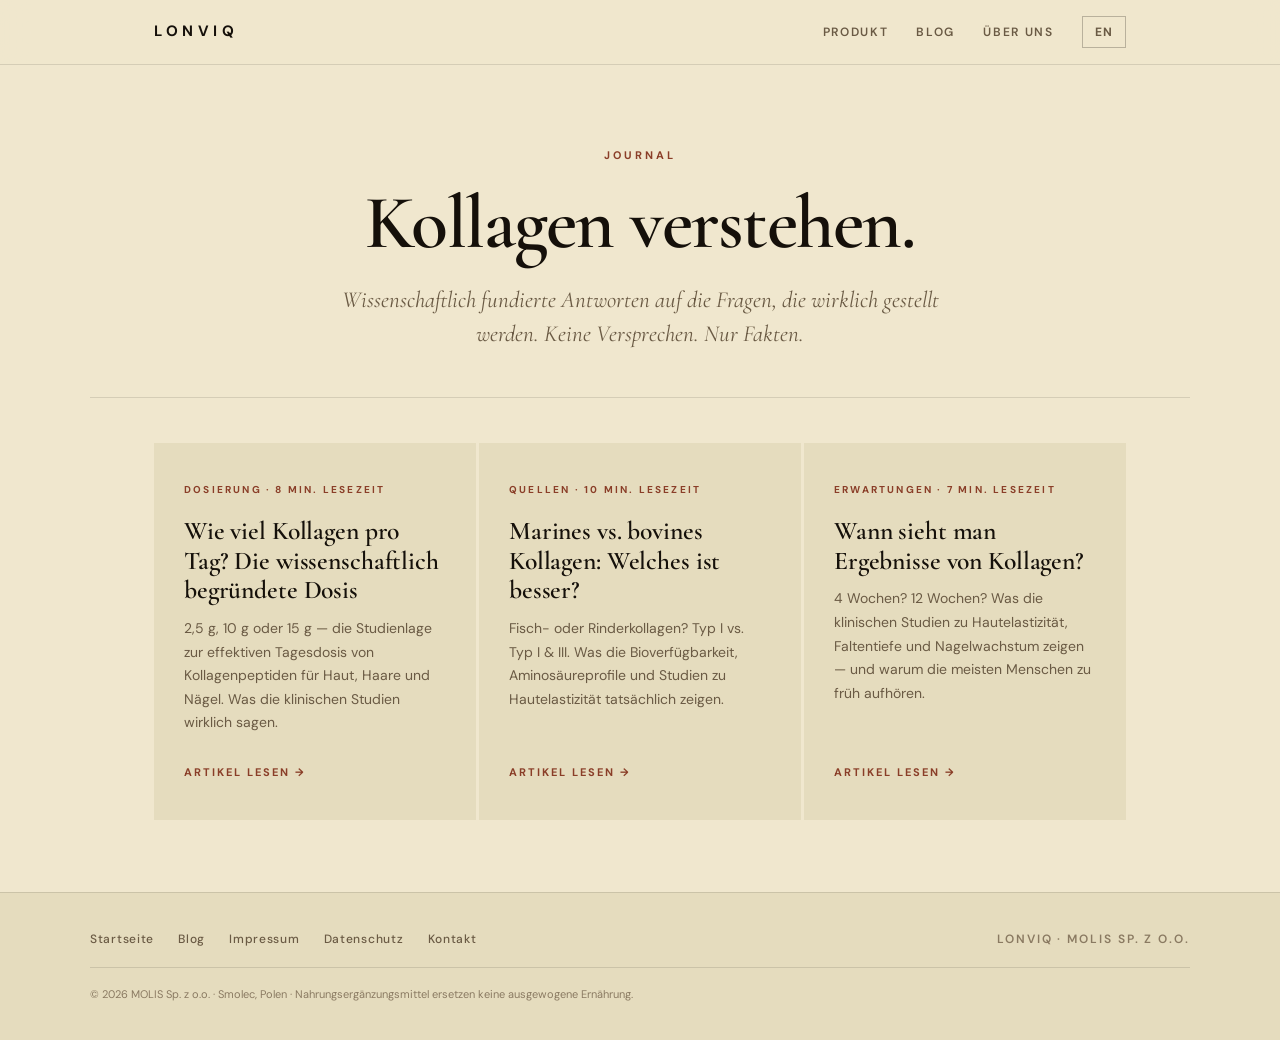
<file: blog/index.html>
<!DOCTYPE html>
<html lang="de">
<head>
<meta charset="UTF-8">
<title>Blog — Kollagen verstehen | LONVIQ</title>
<meta name="viewport" content="width=device-width, initial-scale=1.0">
<meta name="description" content="Wissenschaftlich fundierte Artikel über Kollagen: Dosierung, Quellen, Wirkung. Klare Fakten, keine Versprechen. Von LONVIQ.">
<link rel="canonical" href="https://lonviq.com/blog/">
<link rel="alternate" hreflang="de" href="https://lonviq.com/blog/">
<link rel="alternate" hreflang="en" href="https://lonviq.com/blog/index-en.html">
<link rel="alternate" hreflang="x-default" href="https://lonviq.com/blog/">

<link rel="preconnect" href="https://fonts.googleapis.com">
<link rel="preconnect" href="https://fonts.gstatic.com" crossorigin>
<link href="https://fonts.googleapis.com/css2?family=Cormorant+Garamond:wght@400;500;600&family=DM+Sans:wght@400;500;600&display=swap" rel="stylesheet">
<link rel="stylesheet" href="/blog/blog.css">

<script type="application/ld+json">
{
  "@context": "https://schema.org",
  "@type": "Blog",
  "name": "LONVIQ Blog",
  "description": "Wissenschaftlich fundierte Artikel über Kollagen, Hautgesundheit und Nahrungsergänzung.",
  "url": "https://lonviq.com/blog/",
  "publisher": {
    "@type": "Organization",
    "name": "LONVIQ",
    "url": "https://lonviq.com"
  }
}
</script>
</head>
<body>

<nav class="nav">
  <div class="nav-inner">
    <a href="/" class="logo">LONVIQ</a>
    <div class="nav-links">
      <a href="/#produkt">Produkt</a>
      <a href="/blog/">Blog</a>
      <a href="/#about">Über uns</a>
      <a href="/blog/index-en.html" class="lang-toggle">EN</a>
    </div>
  </div>
</nav>

<header class="blog-hero">
  <div class="eyebrow">Journal</div>
  <h1>Kollagen verstehen.</h1>
  <p class="lede">Wissenschaftlich fundierte Antworten auf die Fragen, die wirklich gestellt werden. Keine Versprechen. Nur Fakten.</p>
</header>

<main class="posts-grid">

  <a href="/blog/wie-viel-kollagen-pro-tag.html" class="post-card">
    <div class="card-eyebrow">Dosierung · 8 Min. Lesezeit</div>
    <h2>Wie viel Kollagen pro Tag? Die wissenschaftlich begründete Dosis</h2>
    <p>2,5 g, 10 g oder 15 g — die Studienlage zur effektiven Tagesdosis von Kollagenpeptiden für Haut, Haare und Nägel. Was die klinischen Studien wirklich sagen.</p>
    <div class="read-more">Artikel lesen →</div>
  </a>

  <a href="/blog/marines-vs-bovines-kollagen.html" class="post-card">
    <div class="card-eyebrow">Quellen · 10 Min. Lesezeit</div>
    <h2>Marines vs. bovines Kollagen: Welches ist besser?</h2>
    <p>Fisch- oder Rinderkollagen? Typ I vs. Typ I &amp; III. Was die Bioverfügbarkeit, Aminosäureprofile und Studien zu Hautelastizität tatsächlich zeigen.</p>
    <div class="read-more">Artikel lesen →</div>
  </a>

  <a href="/blog/wann-sieht-man-kollagen-ergebnisse.html" class="post-card">
    <div class="card-eyebrow">Erwartungen · 7 Min. Lesezeit</div>
    <h2>Wann sieht man Ergebnisse von Kollagen?</h2>
    <p>4 Wochen? 12 Wochen? Was die klinischen Studien zu Hautelastizität, Faltentiefe und Nagelwachstum zeigen — und warum die meisten Menschen zu früh aufhören.</p>
    <div class="read-more">Artikel lesen →</div>
  </a>

</main>

<footer class="footer">
  <div class="footer-inner">
    <div class="footer-row">
      <div>
        <a href="/">Startseite</a>
        <a href="/blog/">Blog</a>
        <a href="/imprint.html">Impressum</a>
        <a href="/privacy.html">Datenschutz</a>
        <a href="mailto:contact@lonviq.com">Kontakt</a>
      </div>
      <div>LONVIQ · MOLIS Sp. z o.o.</div>
    </div>
    <div class="footer-legal">
      © 2026 MOLIS Sp. z o.o. · Smolec, Polen · Nahrungsergänzungsmittel ersetzen keine ausgewogene Ernährung.
    </div>
  </div>
</footer>

</body>
</html>
</file>
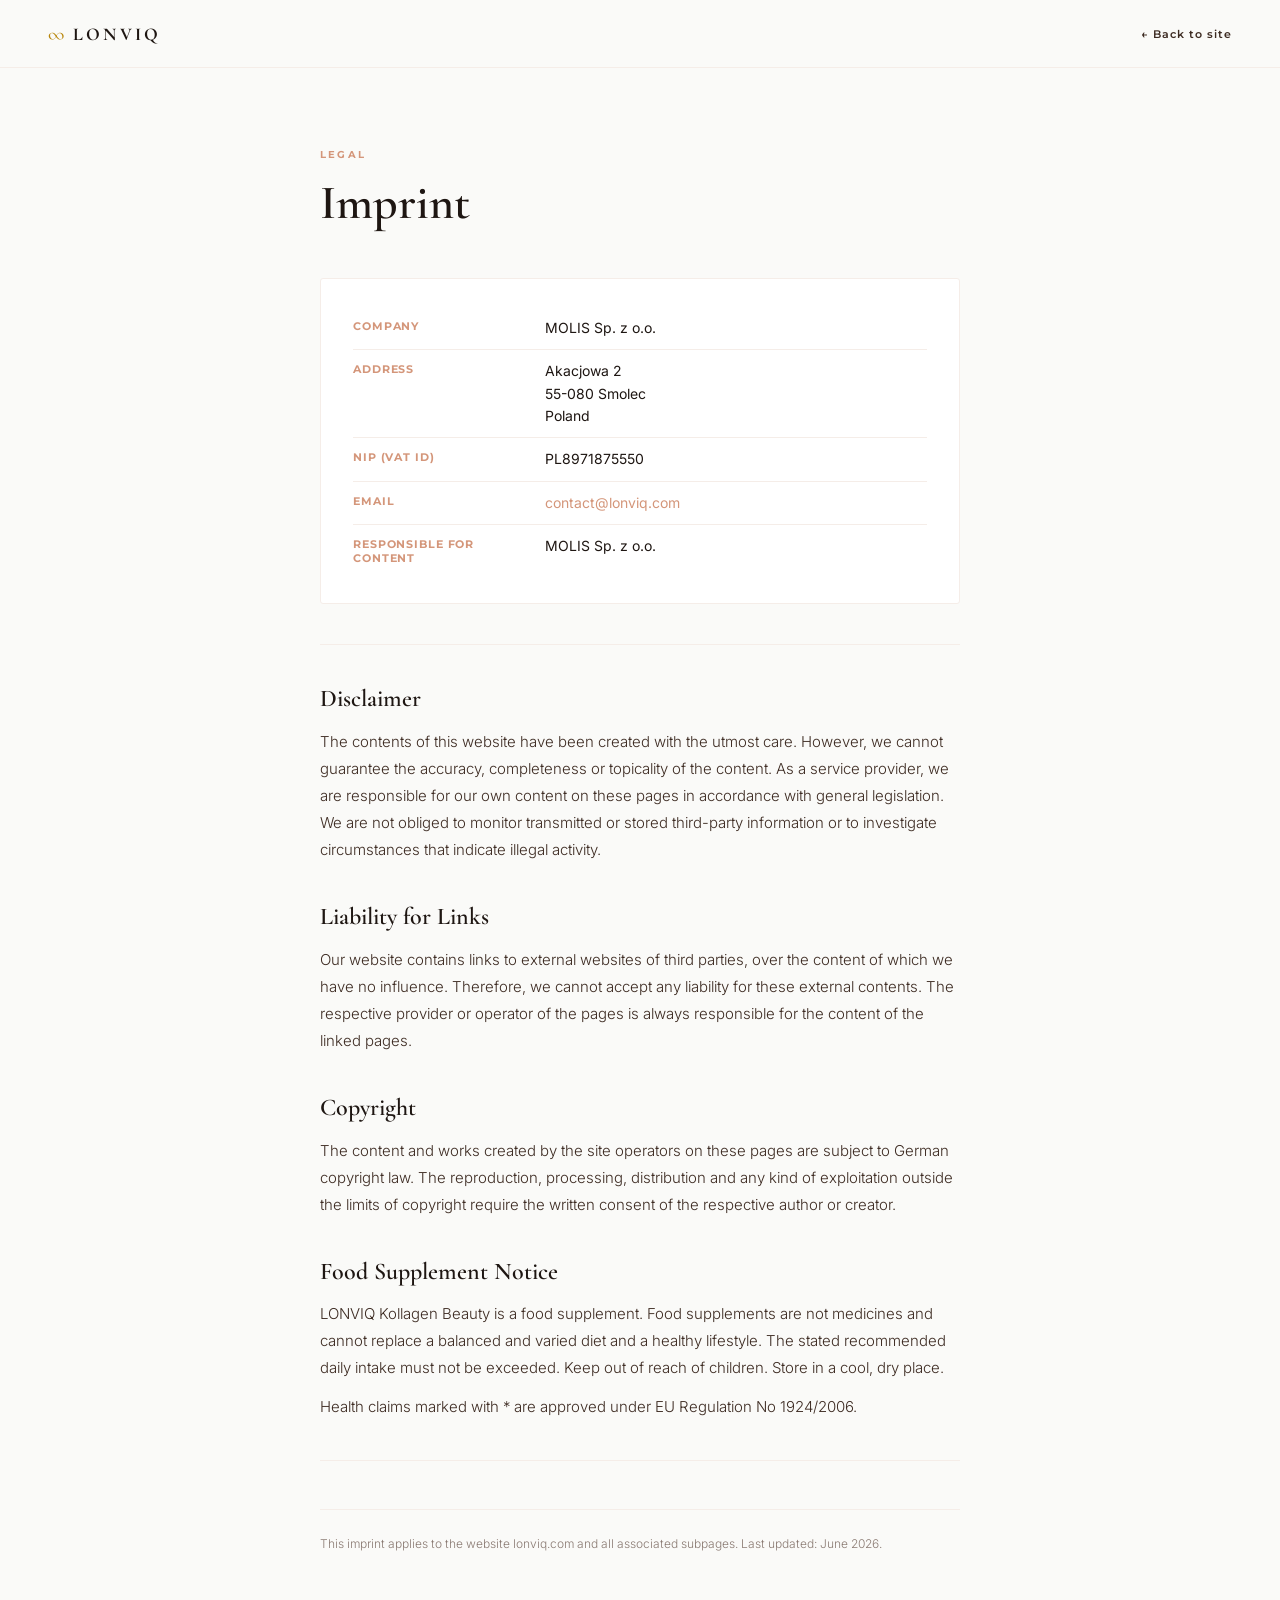
<file: imprint.html>
<!DOCTYPE html>
<html lang="en">
<head>
<meta charset="UTF-8">
<meta name="viewport" content="width=device-width, initial-scale=1.0">
<title>Imprint — LONVIQ</title>
<link rel="preconnect" href="https://fonts.googleapis.com">
<link href="https://fonts.googleapis.com/css2?family=Cormorant+Garamond:wght@400;600&family=Inter:wght@300;400;500&family=Montserrat:wght@600;700&display=swap" rel="stylesheet">
<style>
*{box-sizing:border-box;margin:0;padding:0}
:root{--salmon:#D4967A;--salmon-l:#F5EDE8;--gold:#B8860B;--dark:#1E1612;--dark-mid:#3D2B22;--gray:#8A7A72;--cream:#FAFAF8;--serif:'Cormorant Garamond',Georgia,serif;--sans:'Inter',Helvetica,sans-serif;--label:'Montserrat',Helvetica,sans-serif}
body{font-family:var(--sans);background:var(--cream);color:var(--dark);-webkit-font-smoothing:antialiased}
a{color:var(--salmon);text-decoration:none}
a:hover{text-decoration:underline}
.nav{background:rgba(250,250,248,0.97);border-bottom:1px solid var(--salmon-l);padding:0 48px;height:68px;display:flex;align-items:center;justify-content:space-between}
.nav-logo{display:flex;align-items:center;gap:9px;text-decoration:none}
.nav-logo-sym{font-family:var(--serif);font-size:20px;color:var(--gold)}
.nav-logo-txt{font-family:var(--serif);font-size:18px;font-weight:700;letter-spacing:.18em;color:var(--dark)}
.nav-back{font-size:11px;font-family:var(--label);font-weight:600;letter-spacing:.09em;color:var(--dark-mid)}
.page{max-width:720px;margin:0 auto;padding:80px 40px 120px}
.eyebrow{font-size:10px;letter-spacing:.22em;font-weight:700;font-family:var(--label);color:var(--salmon);margin-bottom:16px;text-transform:uppercase}
h1{font-family:var(--serif);font-size:48px;font-weight:600;color:var(--dark);margin-bottom:48px;line-height:1.1}
h2{font-family:var(--serif);font-size:24px;font-weight:600;color:var(--dark);margin:40px 0 14px;line-height:1.2}
p{font-family:var(--sans);font-size:15px;color:var(--dark-mid);line-height:1.8;font-weight:300;margin-bottom:12px}
.divider{border:none;border-top:1px solid var(--salmon-l);margin:40px 0}
.data-block{background:#fff;border:1px solid var(--salmon-l);border-radius:3px;padding:28px 32px;margin-bottom:16px}
.data-row{display:grid;grid-template-columns:180px 1fr;gap:12px;padding:10px 0;border-bottom:1px solid var(--salmon-l)}
.data-row:last-child{border-bottom:none}
.data-label{font-family:var(--label);font-size:11px;font-weight:700;color:var(--salmon);letter-spacing:.08em;text-transform:uppercase;padding-top:2px}
.data-value{font-family:var(--sans);font-size:14px;color:var(--dark);font-weight:400;line-height:1.6}
.footer-note{font-size:12px;color:var(--gray);font-family:var(--sans);margin-top:48px;padding-top:24px;border-top:1px solid var(--salmon-l);line-height:1.7;font-weight:300}
@media(max-width:767px){.nav{padding:0 20px}.page{padding:48px 20px 80px}.data-row{grid-template-columns:1fr;gap:4px}h1{font-size:36px}}
</style>
</head>
<body>
<nav class="nav">
  <a href="index.html" class="nav-logo">
    <span class="nav-logo-sym">∞</span>
    <span class="nav-logo-txt">LONVIQ</span>
  </a>
  <a href="index.html" class="nav-back">← Back to site</a>
</nav>

<div class="page">
  <div class="eyebrow">Legal</div>
  <h1>Imprint</h1>

  <div class="data-block">
    <div class="data-row">
      <div class="data-label">Company</div>
      <div class="data-value">MOLIS Sp. z o.o.</div>
    </div>
    <div class="data-row">
      <div class="data-label">Address</div>
      <div class="data-value">Akacjowa 2<br>55-080 Smolec<br>Poland</div>
    </div>
    <div class="data-row">
      <div class="data-label">NIP (VAT ID)</div>
      <div class="data-value">PL8971875550</div>
    </div>
    <div class="data-row">
      <div class="data-label">Email</div>
      <div class="data-value"><a href="mailto:contact@lonviq.com">contact@lonviq.com</a></div>
    </div>
    <div class="data-row">
      <div class="data-label">Responsible for content</div>
      <div class="data-value">MOLIS Sp. z o.o.</div>
    </div>
  </div>

  <hr class="divider">

  <h2>Disclaimer</h2>
  <p>The contents of this website have been created with the utmost care. However, we cannot guarantee the accuracy, completeness or topicality of the content. As a service provider, we are responsible for our own content on these pages in accordance with general legislation. We are not obliged to monitor transmitted or stored third-party information or to investigate circumstances that indicate illegal activity.</p>

  <h2>Liability for Links</h2>
  <p>Our website contains links to external websites of third parties, over the content of which we have no influence. Therefore, we cannot accept any liability for these external contents. The respective provider or operator of the pages is always responsible for the content of the linked pages.</p>

  <h2>Copyright</h2>
  <p>The content and works created by the site operators on these pages are subject to German copyright law. The reproduction, processing, distribution and any kind of exploitation outside the limits of copyright require the written consent of the respective author or creator.</p>

  <h2>Food Supplement Notice</h2>
  <p>LONVIQ Kollagen Beauty is a food supplement. Food supplements are not medicines and cannot replace a balanced and varied diet and a healthy lifestyle. The stated recommended daily intake must not be exceeded. Keep out of reach of children. Store in a cool, dry place.</p>

  <p>Health claims marked with * are approved under EU Regulation No 1924/2006.</p>

  <hr class="divider">

  <p class="footer-note">This imprint applies to the website lonviq.com and all associated subpages. Last updated: June 2026.</p>
</div>
</body>
</html>
</file>
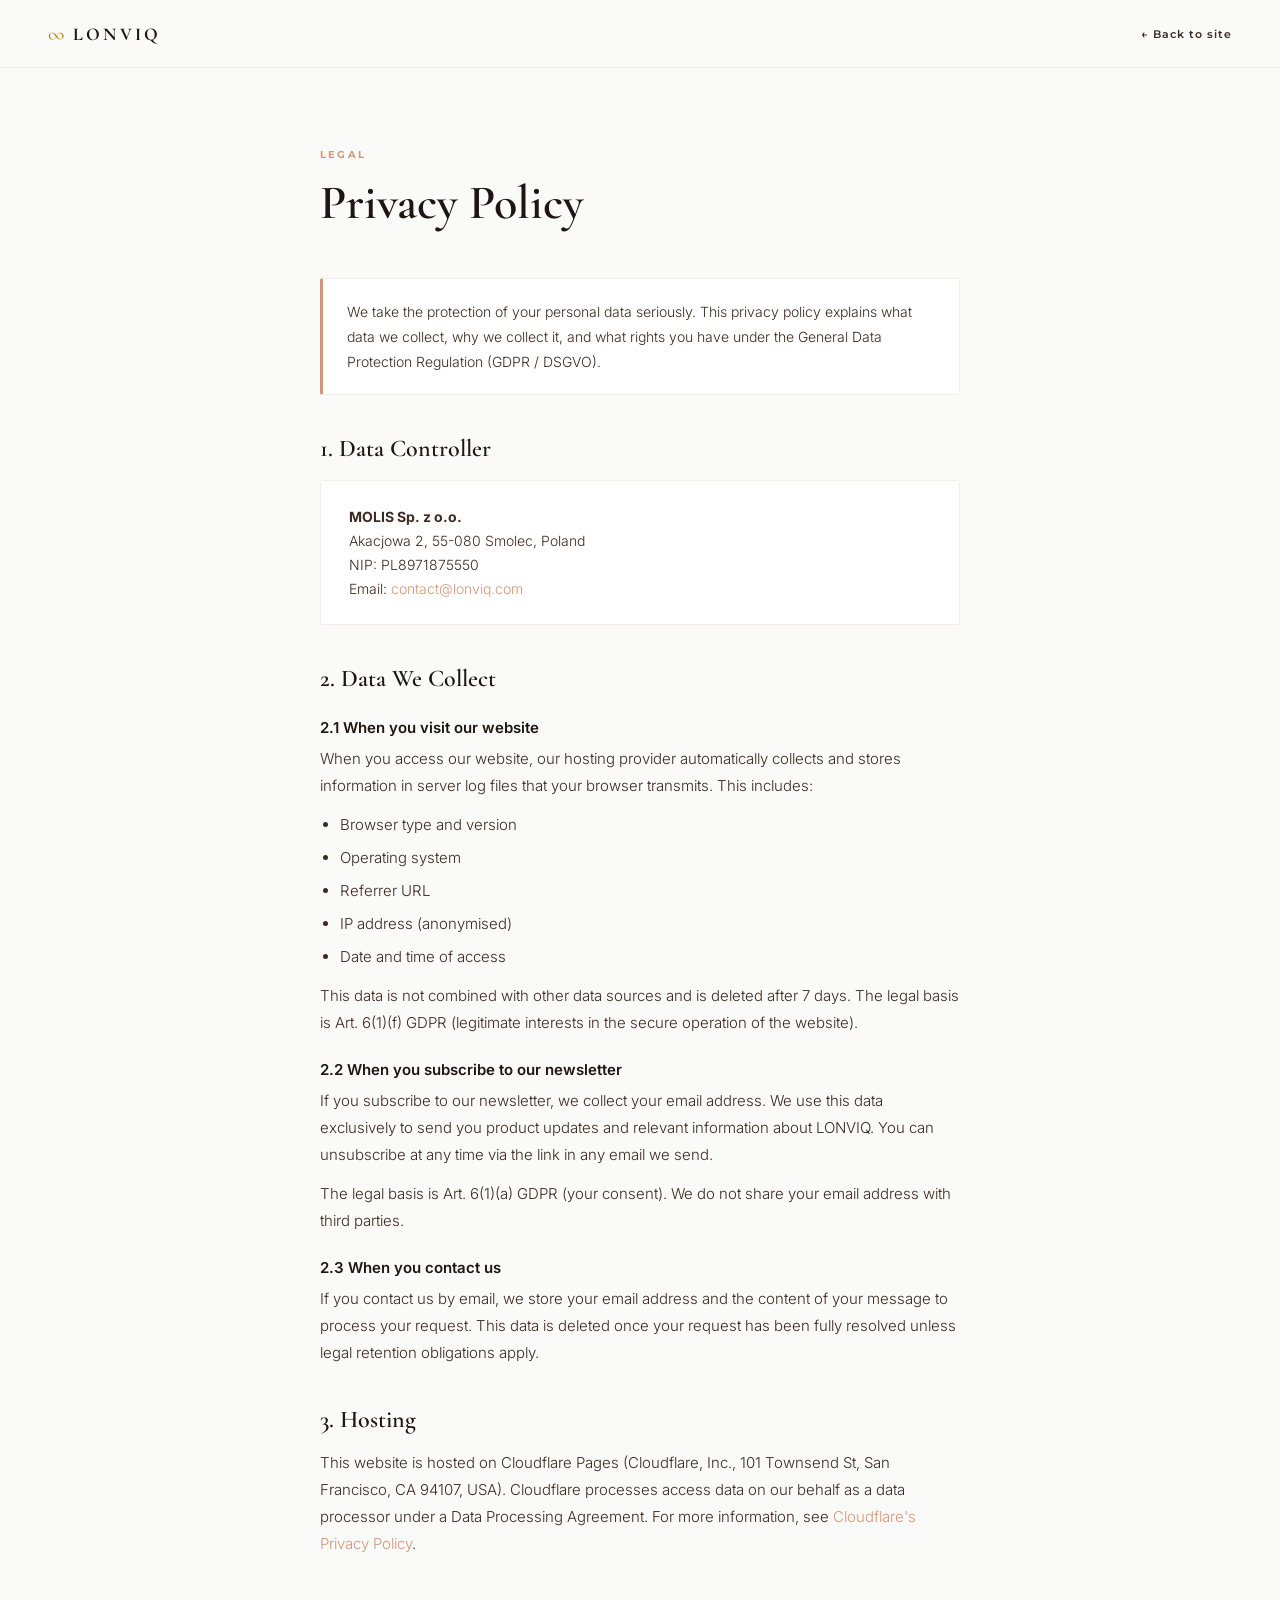
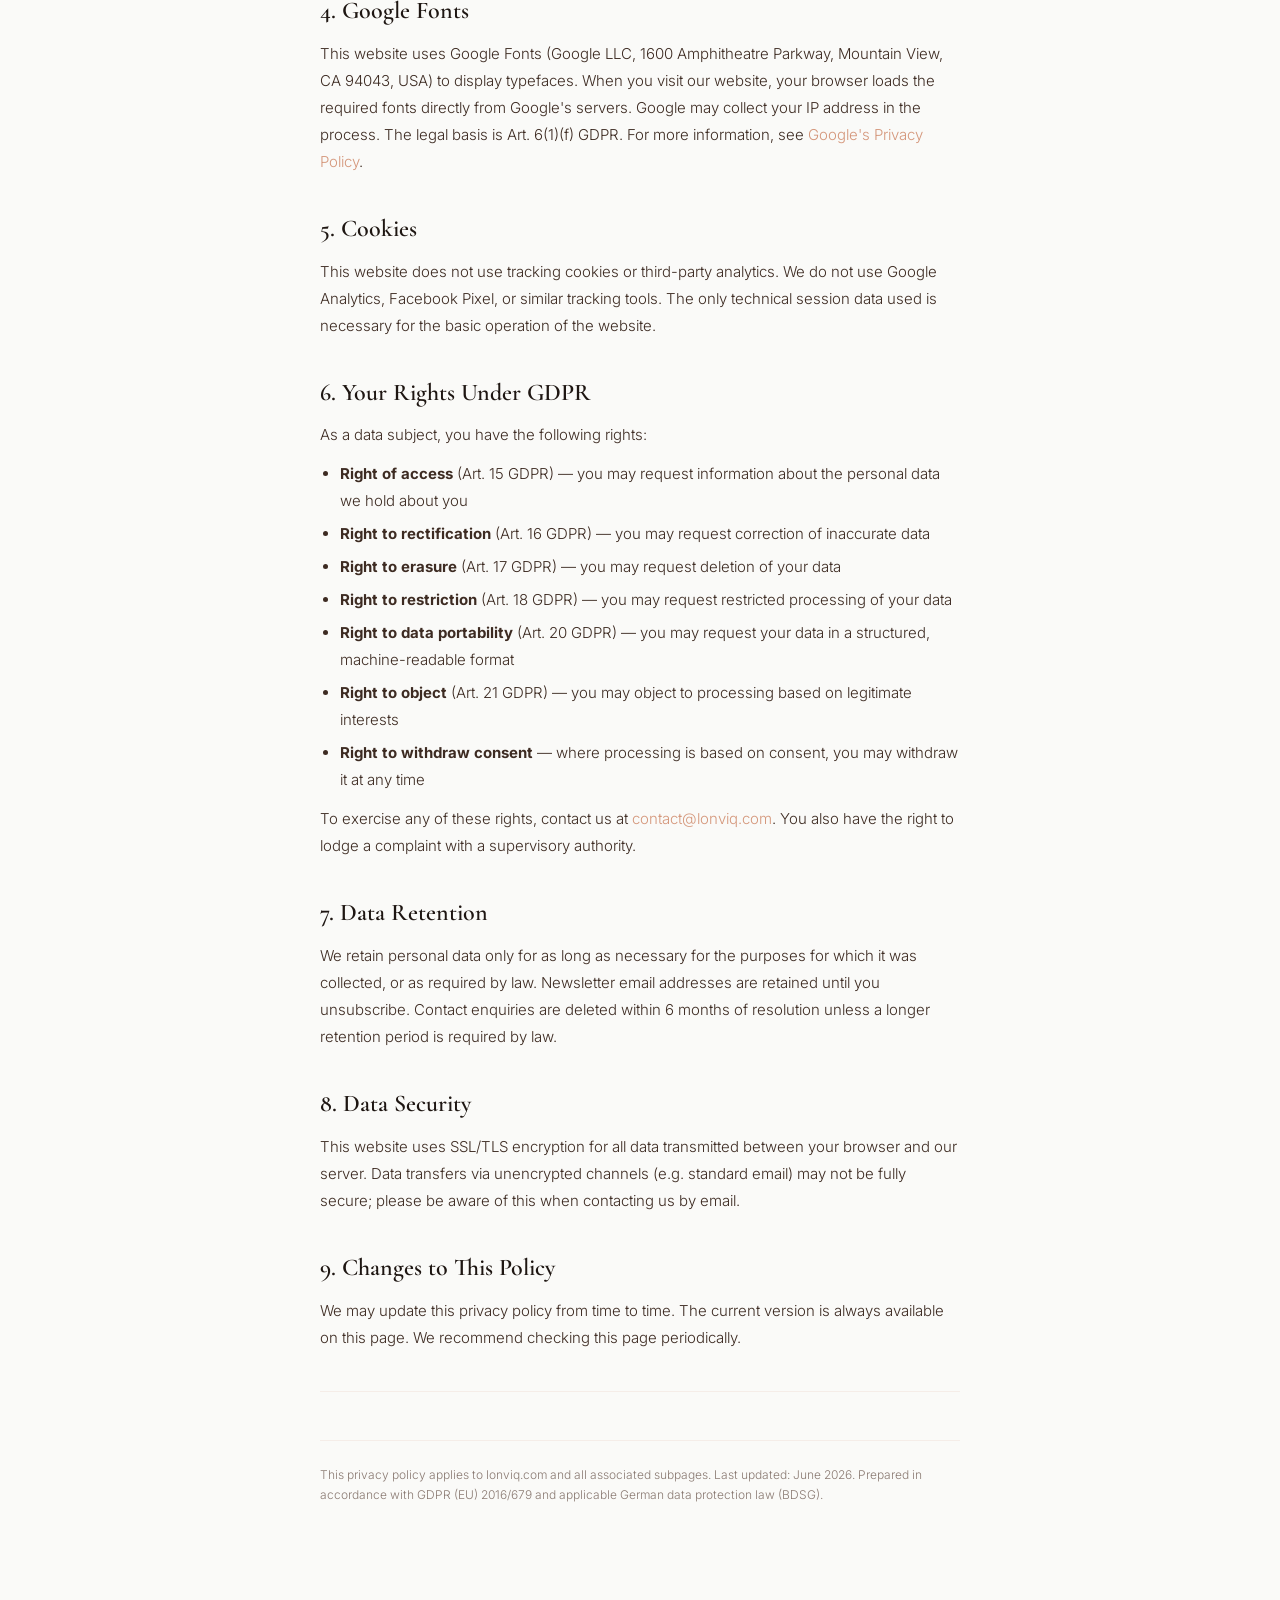
<file: privacy.html>
<!DOCTYPE html>
<html lang="en">
<head>
<meta charset="UTF-8">
<meta name="viewport" content="width=device-width, initial-scale=1.0">
<title>Privacy Policy — LONVIQ</title>
<link rel="preconnect" href="https://fonts.googleapis.com">
<link href="https://fonts.googleapis.com/css2?family=Cormorant+Garamond:wght@400;600&family=Inter:wght@300;400;500&family=Montserrat:wght@600;700&display=swap" rel="stylesheet">
<style>
*{box-sizing:border-box;margin:0;padding:0}
:root{--salmon:#D4967A;--salmon-l:#F5EDE8;--gold:#B8860B;--dark:#1E1612;--dark-mid:#3D2B22;--gray:#8A7A72;--cream:#FAFAF8;--serif:'Cormorant Garamond',Georgia,serif;--sans:'Inter',Helvetica,sans-serif;--label:'Montserrat',Helvetica,sans-serif}
body{font-family:var(--sans);background:var(--cream);color:var(--dark);-webkit-font-smoothing:antialiased}
a{color:var(--salmon);text-decoration:none}
a:hover{text-decoration:underline}
.nav{background:rgba(250,250,248,0.97);border-bottom:1px solid var(--salmon-l);padding:0 48px;height:68px;display:flex;align-items:center;justify-content:space-between}
.nav-logo{display:flex;align-items:center;gap:9px;text-decoration:none}
.nav-logo-sym{font-family:var(--serif);font-size:20px;color:var(--gold)}
.nav-logo-txt{font-family:var(--serif);font-size:18px;font-weight:700;letter-spacing:.18em;color:var(--dark)}
.nav-back{font-size:11px;font-family:var(--label);font-weight:600;letter-spacing:.09em;color:var(--dark-mid)}
.page{max-width:720px;margin:0 auto;padding:80px 40px 120px}
.eyebrow{font-size:10px;letter-spacing:.22em;font-weight:700;font-family:var(--label);color:var(--salmon);margin-bottom:16px;text-transform:uppercase}
h1{font-family:var(--serif);font-size:48px;font-weight:600;color:var(--dark);margin-bottom:48px;line-height:1.1}
h2{font-family:var(--serif);font-size:24px;font-weight:600;color:var(--dark);margin:40px 0 14px;line-height:1.2}
h3{font-family:var(--sans);font-size:15px;font-weight:600;color:var(--dark);margin:24px 0 8px}
p{font-family:var(--sans);font-size:15px;color:var(--dark-mid);line-height:1.8;font-weight:300;margin-bottom:12px}
ul{font-family:var(--sans);font-size:15px;color:var(--dark-mid);line-height:1.8;font-weight:300;margin:0 0 12px 20px}
ul li{margin-bottom:6px}
.divider{border:none;border-top:1px solid var(--salmon-l);margin:40px 0}
.highlight-box{background:#fff;border:1px solid var(--salmon-l);border-left:3px solid var(--salmon);border-radius:2px;padding:20px 24px;margin:24px 0}
.highlight-box p{margin:0;font-size:14px}
.contact-block{background:#fff;border:1px solid var(--salmon-l);border-radius:3px;padding:24px 28px;margin:16px 0}
.contact-block p{margin:0;font-size:14px;line-height:1.7}
.footer-note{font-size:12px;color:var(--gray);font-family:var(--sans);margin-top:48px;padding-top:24px;border-top:1px solid var(--salmon-l);line-height:1.7;font-weight:300}
@media(max-width:767px){.nav{padding:0 20px}.page{padding:48px 20px 80px}h1{font-size:36px}}
</style>
</head>
<body>
<nav class="nav">
  <a href="index.html" class="nav-logo">
    <span class="nav-logo-sym">∞</span>
    <span class="nav-logo-txt">LONVIQ</span>
  </a>
  <a href="index.html" class="nav-back">← Back to site</a>
</nav>

<div class="page">
  <div class="eyebrow">Legal</div>
  <h1>Privacy Policy</h1>

  <div class="highlight-box">
    <p>We take the protection of your personal data seriously. This privacy policy explains what data we collect, why we collect it, and what rights you have under the General Data Protection Regulation (GDPR / DSGVO).</p>
  </div>

  <h2>1. Data Controller</h2>
  <div class="contact-block">
    <p><strong>MOLIS Sp. z o.o.</strong><br>
    Akacjowa 2, 55-080 Smolec, Poland<br>
    NIP: PL8971875550<br>
    Email: <a href="mailto:contact@lonviq.com">contact@lonviq.com</a></p>
  </div>

  <h2>2. Data We Collect</h2>

  <h3>2.1 When you visit our website</h3>
  <p>When you access our website, our hosting provider automatically collects and stores information in server log files that your browser transmits. This includes:</p>
  <ul>
    <li>Browser type and version</li>
    <li>Operating system</li>
    <li>Referrer URL</li>
    <li>IP address (anonymised)</li>
    <li>Date and time of access</li>
  </ul>
  <p>This data is not combined with other data sources and is deleted after 7 days. The legal basis is Art. 6(1)(f) GDPR (legitimate interests in the secure operation of the website).</p>

  <h3>2.2 When you subscribe to our newsletter</h3>
  <p>If you subscribe to our newsletter, we collect your email address. We use this data exclusively to send you product updates and relevant information about LONVIQ. You can unsubscribe at any time via the link in any email we send.</p>
  <p>The legal basis is Art. 6(1)(a) GDPR (your consent). We do not share your email address with third parties.</p>

  <h3>2.3 When you contact us</h3>
  <p>If you contact us by email, we store your email address and the content of your message to process your request. This data is deleted once your request has been fully resolved unless legal retention obligations apply.</p>

  <h2>3. Hosting</h2>
  <p>This website is hosted on Cloudflare Pages (Cloudflare, Inc., 101 Townsend St, San Francisco, CA 94107, USA). Cloudflare processes access data on our behalf as a data processor under a Data Processing Agreement. For more information, see <a href="https://www.cloudflare.com/privacypolicy/" target="_blank">Cloudflare's Privacy Policy</a>.</p>

  <h2>4. Google Fonts</h2>
  <p>This website uses Google Fonts (Google LLC, 1600 Amphitheatre Parkway, Mountain View, CA 94043, USA) to display typefaces. When you visit our website, your browser loads the required fonts directly from Google's servers. Google may collect your IP address in the process. The legal basis is Art. 6(1)(f) GDPR. For more information, see <a href="https://policies.google.com/privacy" target="_blank">Google's Privacy Policy</a>.</p>

  <h2>5. Cookies</h2>
  <p>This website does not use tracking cookies or third-party analytics. We do not use Google Analytics, Facebook Pixel, or similar tracking tools. The only technical session data used is necessary for the basic operation of the website.</p>

  <h2>6. Your Rights Under GDPR</h2>
  <p>As a data subject, you have the following rights:</p>
  <ul>
    <li><strong>Right of access</strong> (Art. 15 GDPR) — you may request information about the personal data we hold about you</li>
    <li><strong>Right to rectification</strong> (Art. 16 GDPR) — you may request correction of inaccurate data</li>
    <li><strong>Right to erasure</strong> (Art. 17 GDPR) — you may request deletion of your data</li>
    <li><strong>Right to restriction</strong> (Art. 18 GDPR) — you may request restricted processing of your data</li>
    <li><strong>Right to data portability</strong> (Art. 20 GDPR) — you may request your data in a structured, machine-readable format</li>
    <li><strong>Right to object</strong> (Art. 21 GDPR) — you may object to processing based on legitimate interests</li>
    <li><strong>Right to withdraw consent</strong> — where processing is based on consent, you may withdraw it at any time</li>
  </ul>
  <p>To exercise any of these rights, contact us at <a href="mailto:contact@lonviq.com">contact@lonviq.com</a>. You also have the right to lodge a complaint with a supervisory authority.</p>

  <h2>7. Data Retention</h2>
  <p>We retain personal data only for as long as necessary for the purposes for which it was collected, or as required by law. Newsletter email addresses are retained until you unsubscribe. Contact enquiries are deleted within 6 months of resolution unless a longer retention period is required by law.</p>

  <h2>8. Data Security</h2>
  <p>This website uses SSL/TLS encryption for all data transmitted between your browser and our server. Data transfers via unencrypted channels (e.g. standard email) may not be fully secure; please be aware of this when contacting us by email.</p>

  <h2>9. Changes to This Policy</h2>
  <p>We may update this privacy policy from time to time. The current version is always available on this page. We recommend checking this page periodically.</p>

  <hr class="divider">

  <p class="footer-note">This privacy policy applies to lonviq.com and all associated subpages. Last updated: June 2026. Prepared in accordance with GDPR (EU) 2016/679 and applicable German data protection law (BDSG).</p>
</div>
</body>
</html>
</file>
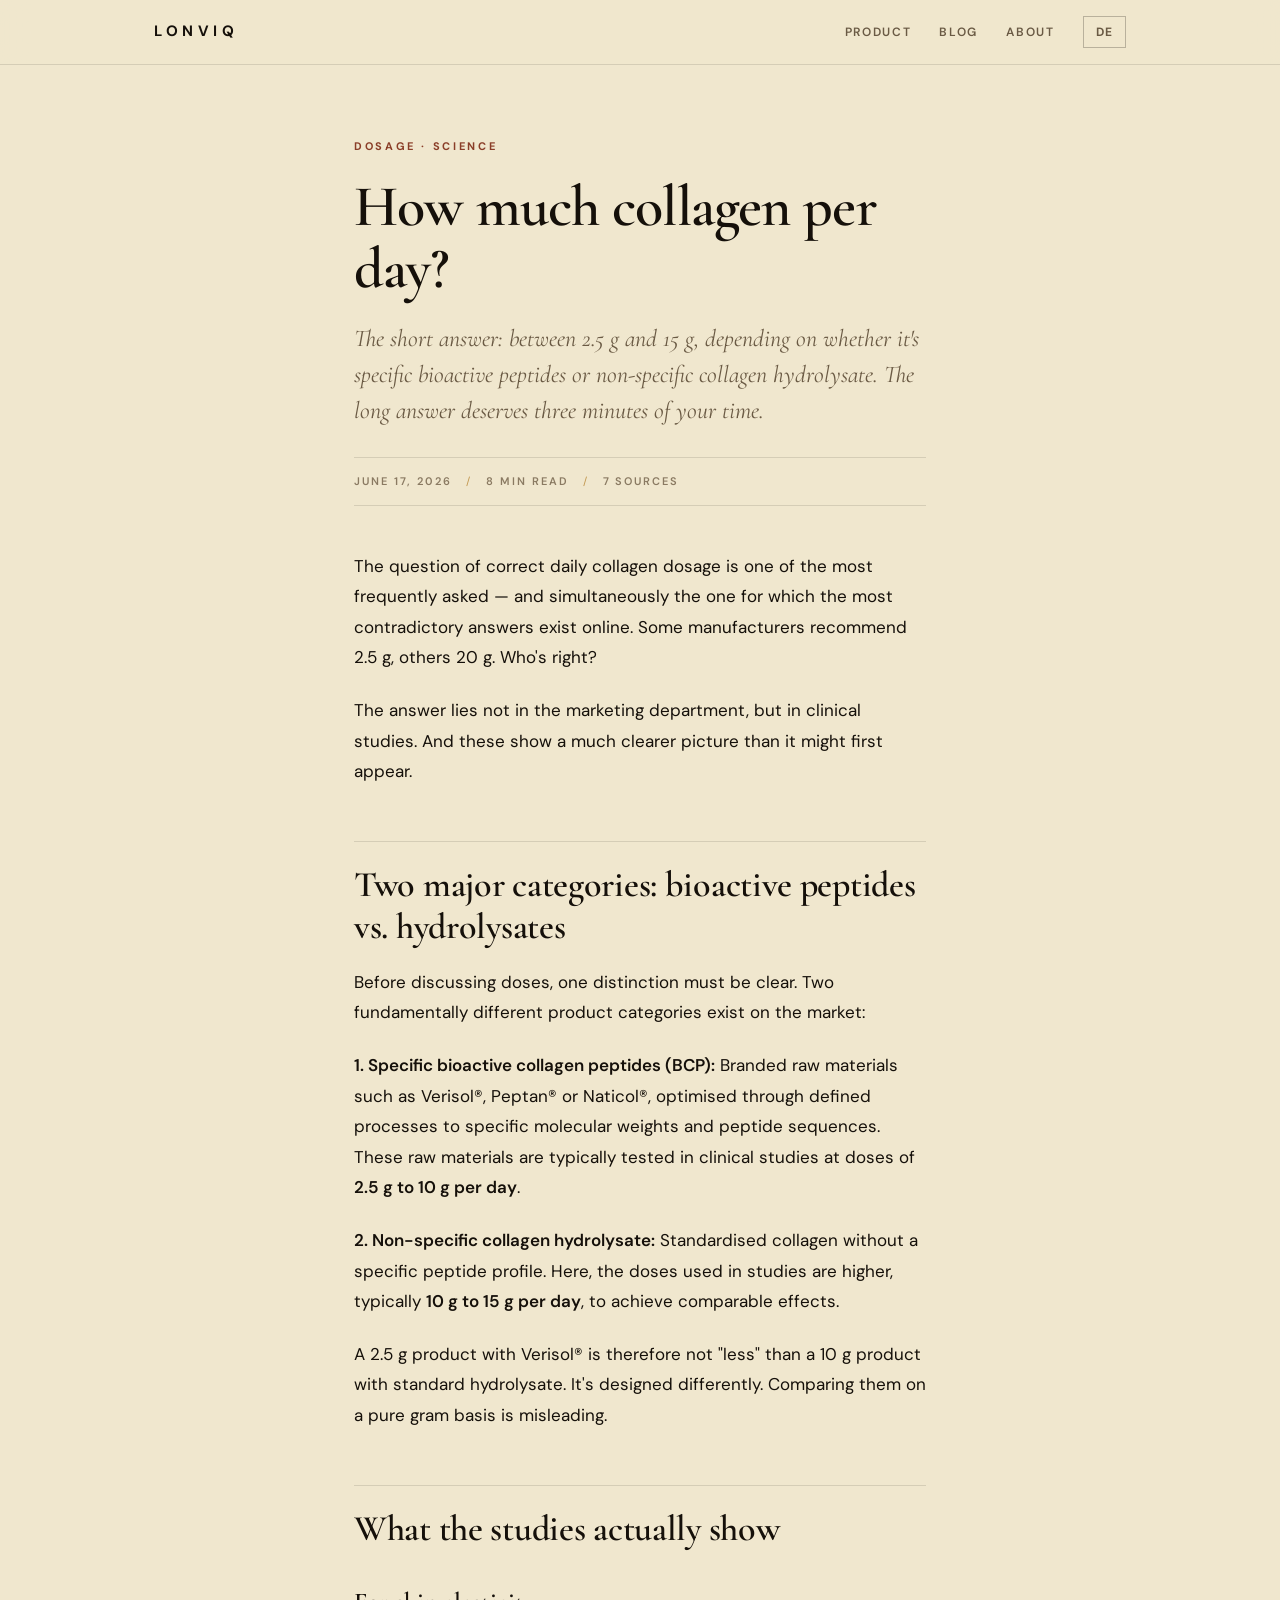
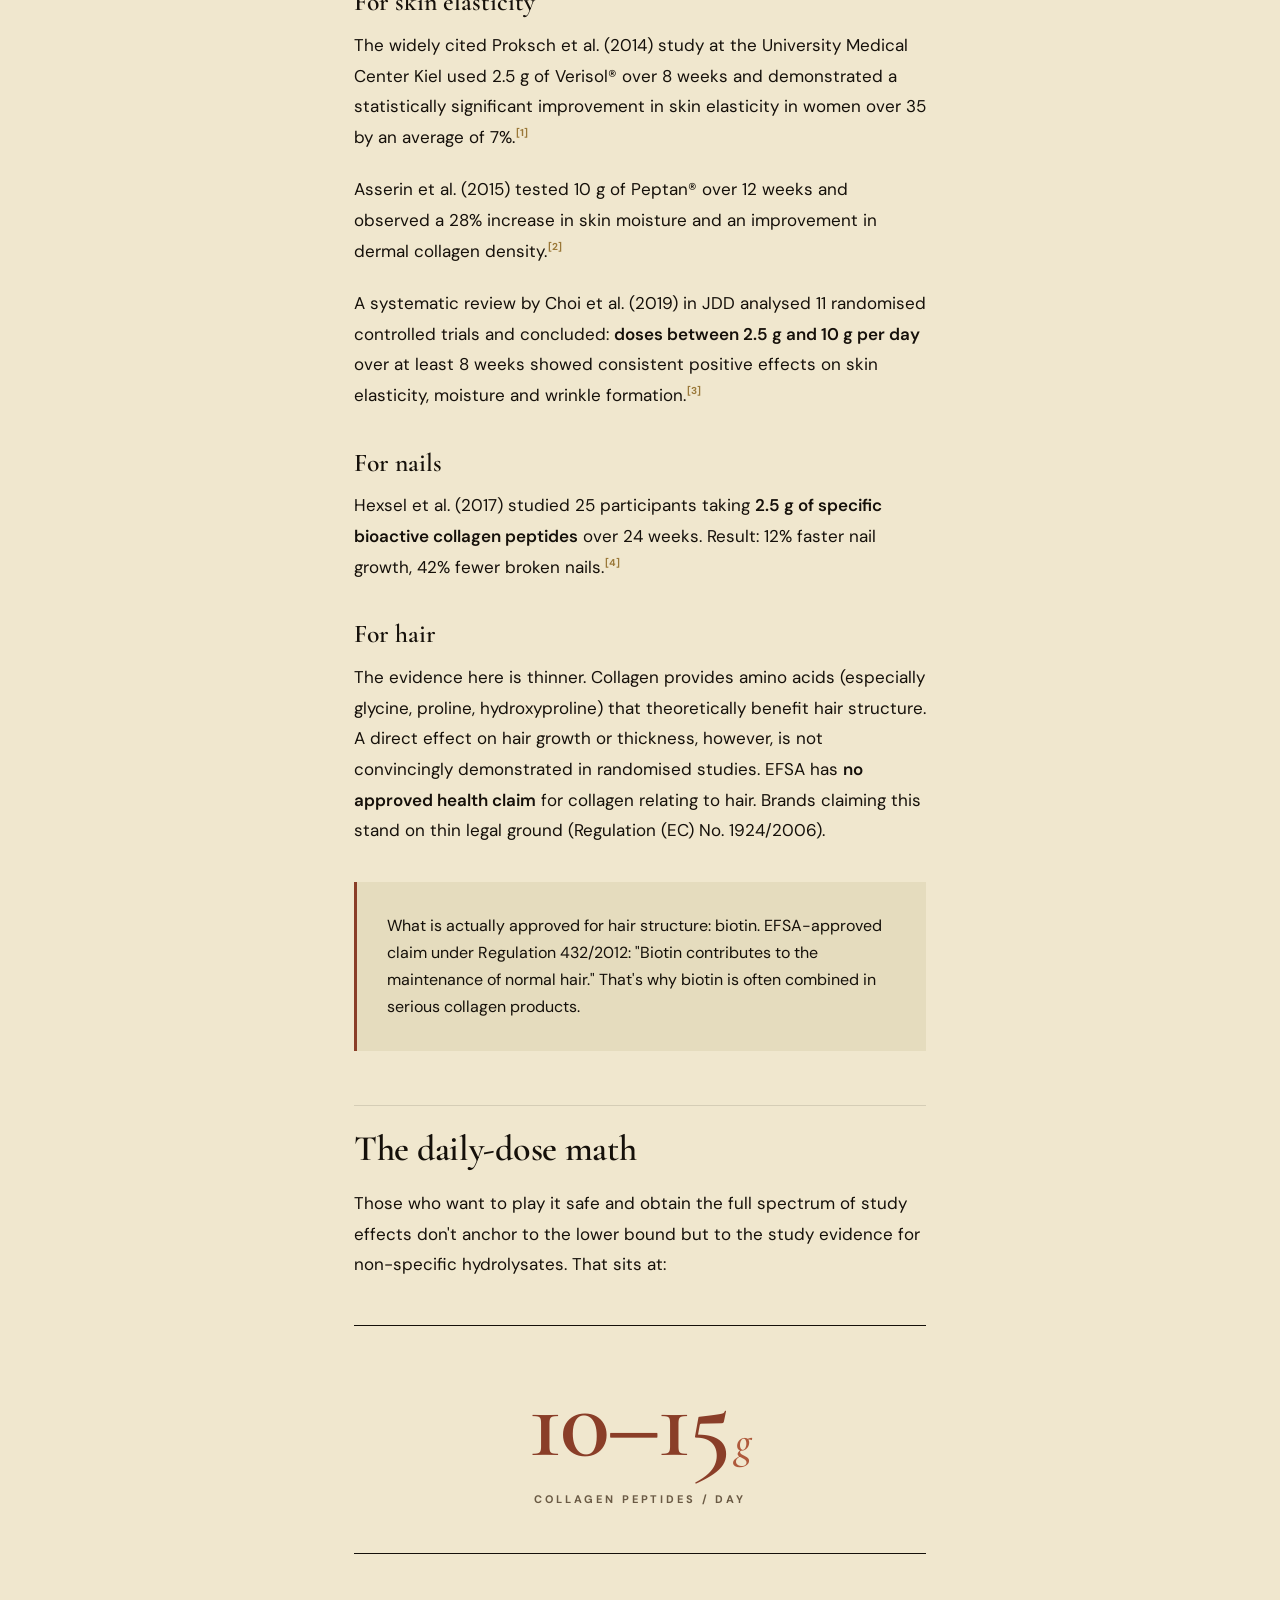
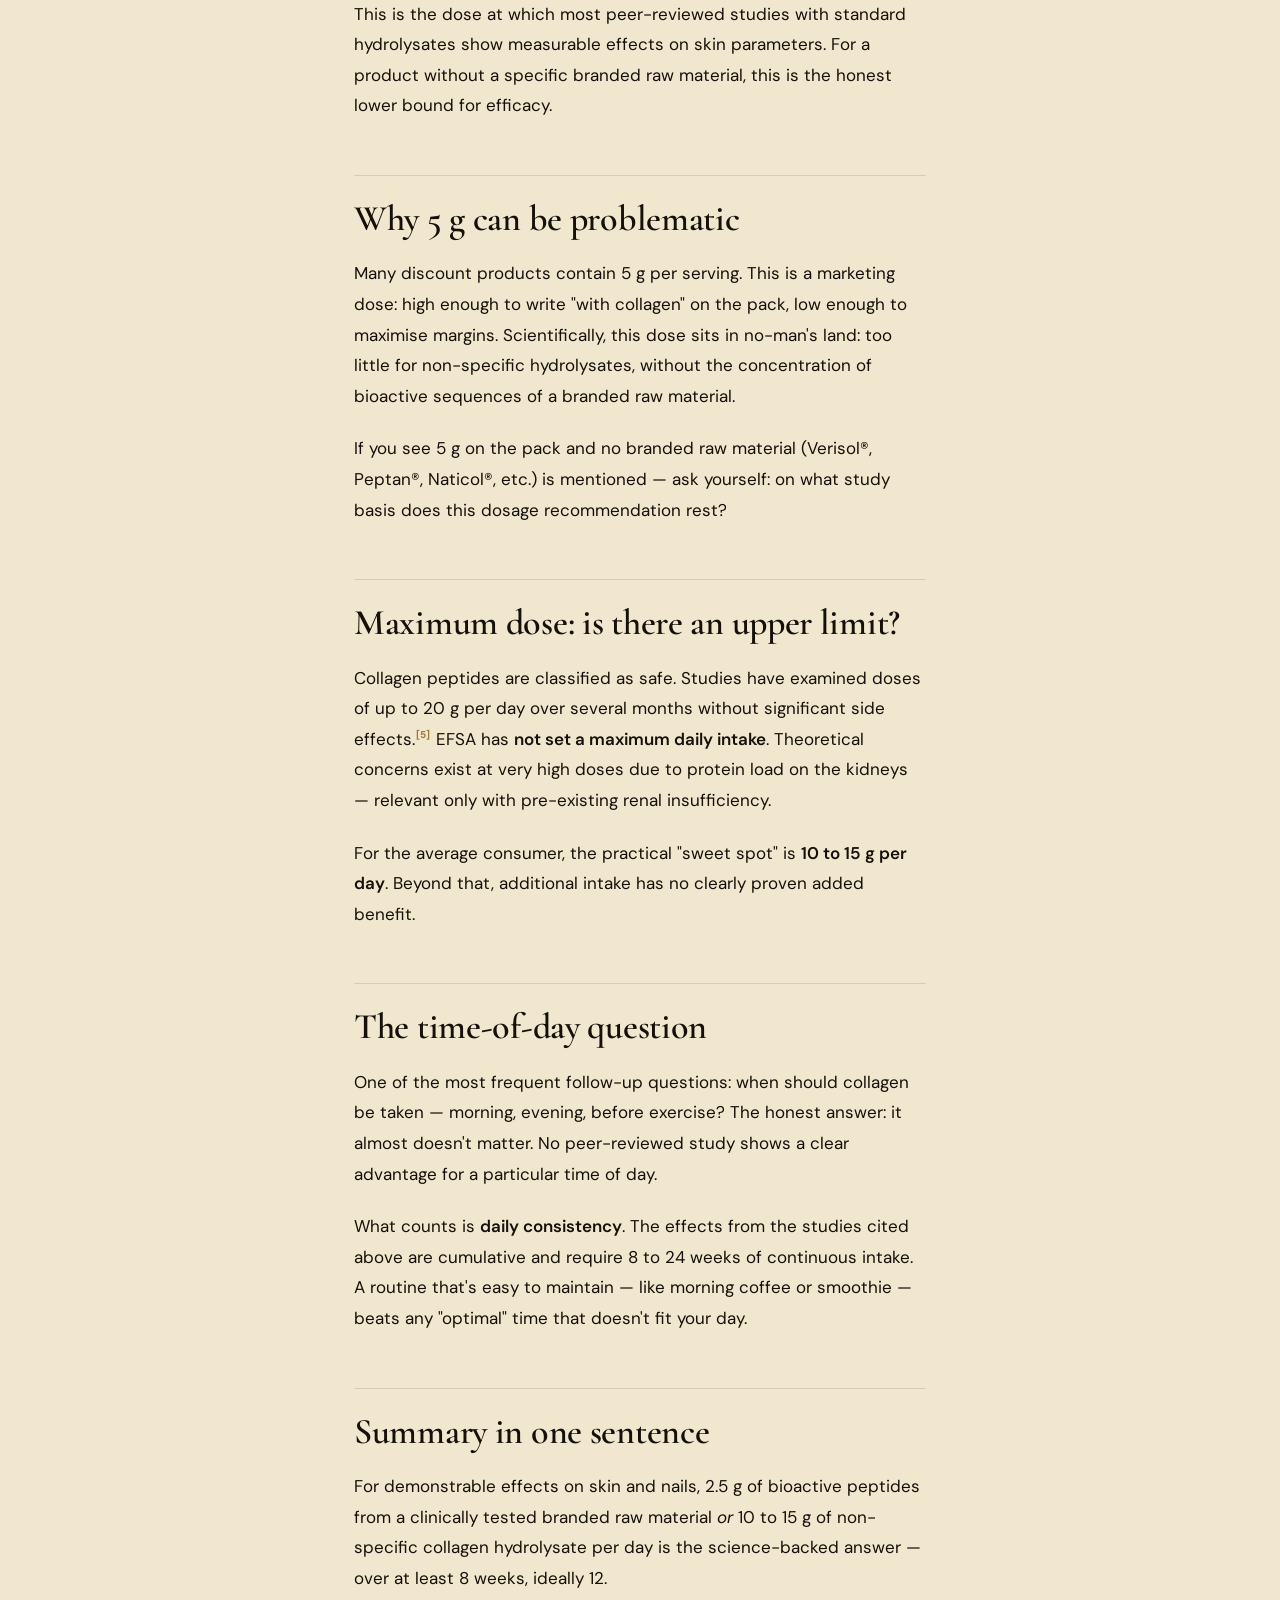
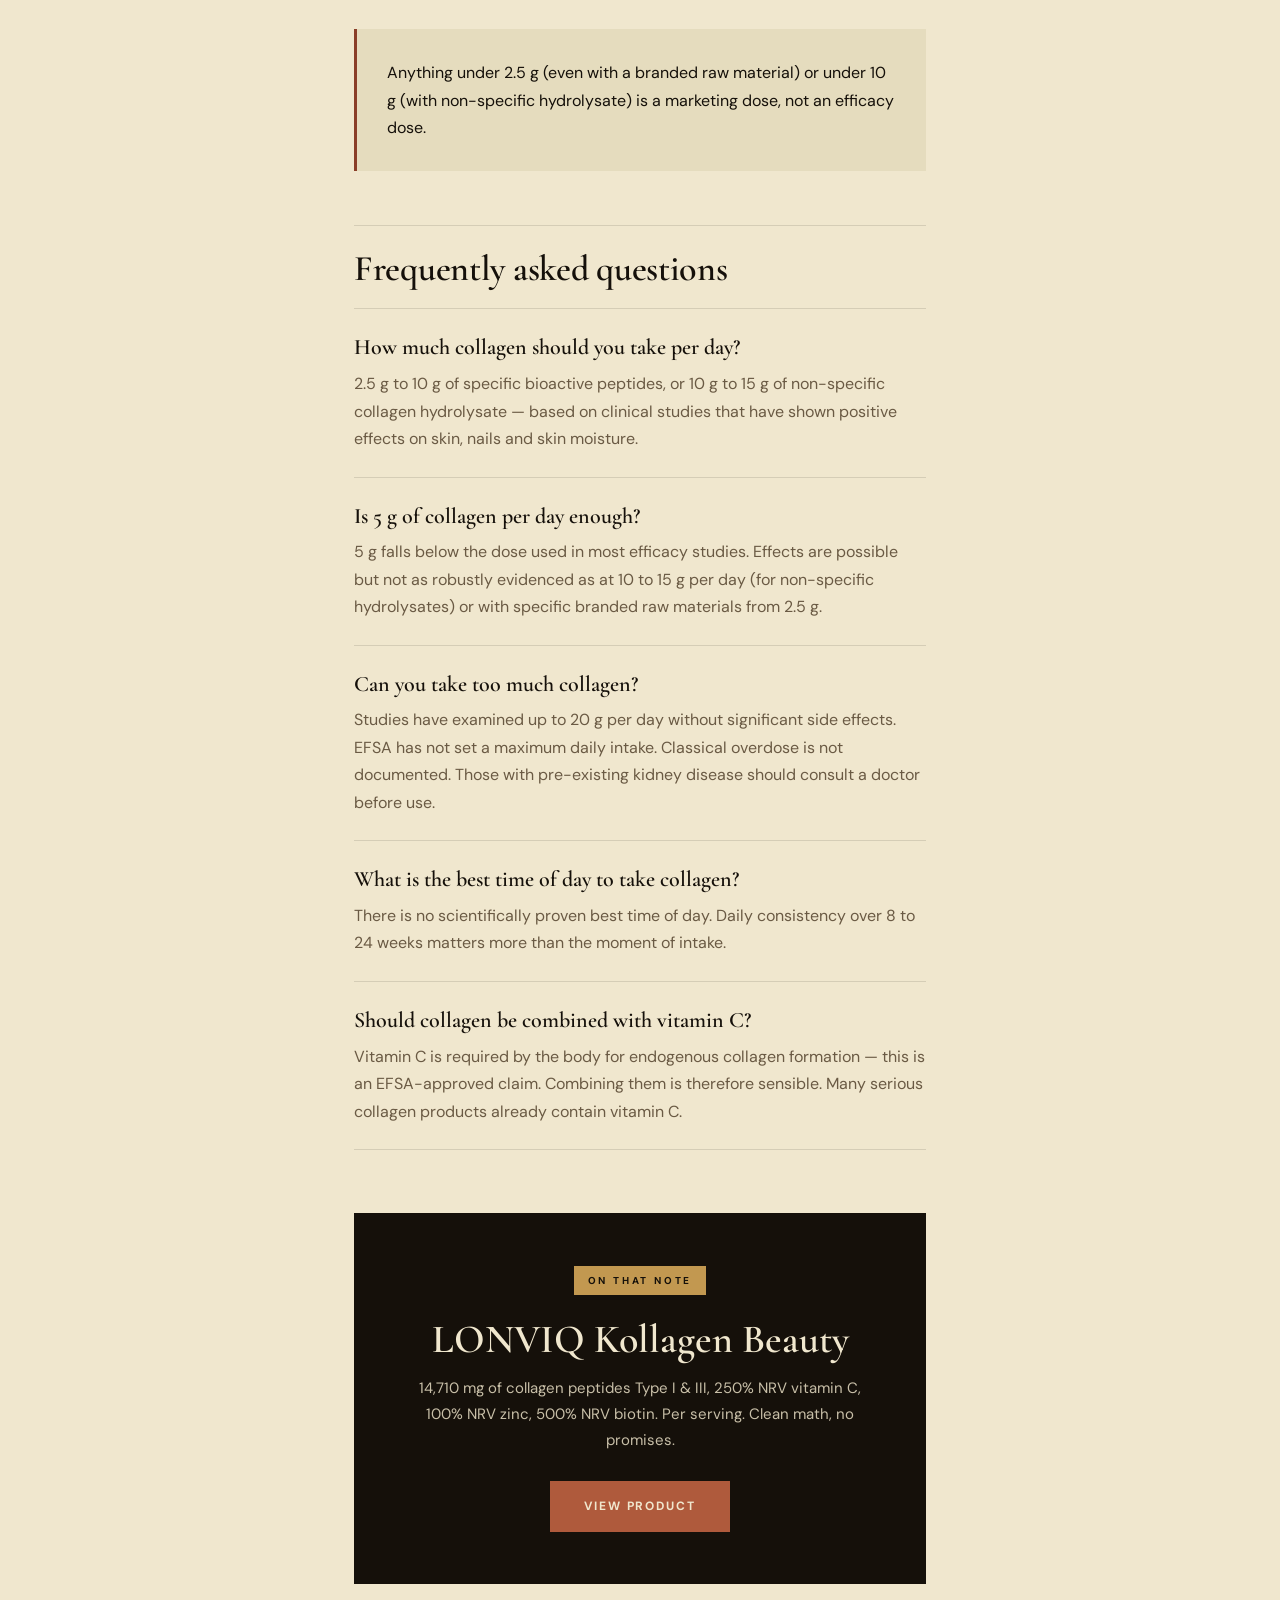
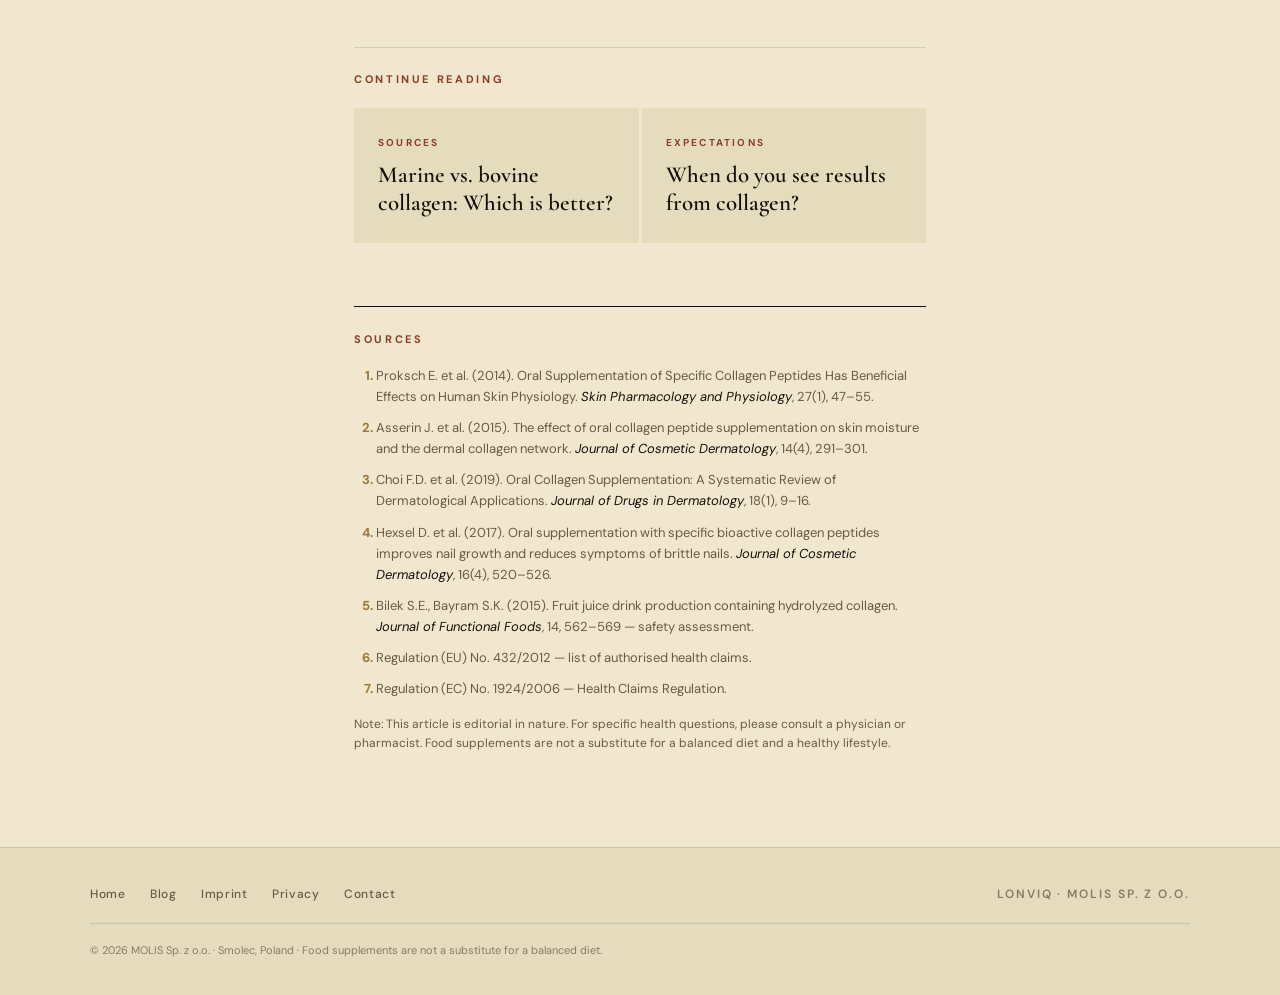
<file: blog/how-much-collagen-per-day.html>
<!DOCTYPE html>
<html lang="en">
<head>
<meta charset="UTF-8">
<meta name="viewport" content="width=device-width, initial-scale=1.0">
<title>How Much Collagen Per Day? The Science-Backed Dose | LONVIQ</title>
<meta name="description" content="2.5 g, 10 g or 15 g of collagen per day? What clinical studies actually show about effective daily collagen peptide intake for skin, hair and nails. With sources.">
<link rel="canonical" href="https://lonviq.com/blog/how-much-collagen-per-day.html">
<link rel="alternate" hreflang="de" href="https://lonviq.com/blog/wie-viel-kollagen-pro-tag.html">
<link rel="alternate" hreflang="en" href="https://lonviq.com/blog/how-much-collagen-per-day.html">
<link rel="alternate" hreflang="x-default" href="https://lonviq.com/blog/wie-viel-kollagen-pro-tag.html">

<link rel="preconnect" href="https://fonts.googleapis.com">
<link rel="preconnect" href="https://fonts.gstatic.com" crossorigin>
<link href="https://fonts.googleapis.com/css2?family=Cormorant+Garamond:wght@400;500;600&family=Barlow+Condensed:wght@400;500;600&family=DM+Sans:wght@400;500;600&display=swap" rel="stylesheet">
<link rel="stylesheet" href="blog.css">

<script type="application/ld+json">
{
  "@context": "https://schema.org",
  "@type": "Article",
  "headline": "How Much Collagen Per Day? The Science-Backed Dose",
  "description": "2.5 g, 10 g or 15 g of collagen per day? What clinical studies actually show about effective daily collagen peptide intake for skin, hair and nails.",
  "datePublished": "2026-06-17",
  "dateModified": "2026-06-17",
  "author": {"@type": "Organization", "name": "LONVIQ", "url": "https://lonviq.com"},
  "publisher": {"@type": "Organization", "name": "LONVIQ", "url": "https://lonviq.com"},
  "mainEntityOfPage": "https://lonviq.com/blog/how-much-collagen-per-day.html",
  "inLanguage": "en",
  "about": [
    {"@type": "Thing", "name": "Collagen"},
    {"@type": "Thing", "name": "Collagen peptides"},
    {"@type": "Thing", "name": "Dietary supplements"}
  ]
}
</script>

<script type="application/ld+json">
{
  "@context": "https://schema.org",
  "@type": "FAQPage",
  "mainEntity": [
    {
      "@type": "Question",
      "name": "How much collagen should you take per day?",
      "acceptedAnswer": {
        "@type": "Answer",
        "text": "The doses most commonly used in clinical studies range from 2.5 g to 15 g of collagen peptides per day. For visible effects on skin elasticity and moisture, studies show good results from 2.5 g, with stronger effects at 10 to 15 g daily."
      }
    },
    {
      "@type": "Question",
      "name": "Is 5 g of collagen per day enough?",
      "acceptedAnswer": {
        "@type": "Answer",
        "text": "5 g may have an effect but falls below the dose used in most efficacy studies. The majority of peer-reviewed studies on skin elasticity use either 2.5 g to 10 g of specific bioactive peptides, or 10 g to 15 g of non-specific collagen hydrolysates."
      }
    },
    {
      "@type": "Question",
      "name": "Can you take too much collagen?",
      "acceptedAnswer": {
        "@type": "Answer",
        "text": "Collagen peptides are considered safe. Studies have examined doses of up to 20 g per day without notable side effects. The EFSA has not set a maximum daily intake. Overdose in the classical sense is not documented."
      }
    },
    {
      "@type": "Question",
      "name": "What is the best time of day to take collagen?",
      "acceptedAnswer": {
        "@type": "Answer",
        "text": "There is no scientifically proven best time of day. Daily consistency matters more than timing. Many people choose morning coffee or smoothie since the routine improves adherence."
      }
    }
  ]
}
</script>
</head>
<body>

<nav class="nav">
  <div class="nav-inner">
    <a href="/" class="logo">LONVIQ</a>
    <div class="nav-links">
      <a href="/#produkt">Product</a>
      <a href="index-en.html">Blog</a>
      <a href="/#about">About</a>
      <a href="wie-viel-kollagen-pro-tag.html" class="lang-toggle">DE</a>
    </div>
  </div>
</nav>

<article class="article">

  <div class="eyebrow">Dosage · Science</div>
  <h1>How much collagen per day?</h1>
  <p class="lede">The short answer: between 2.5 g and 15 g, depending on whether it's specific bioactive peptides or non-specific collagen hydrolysate. The long answer deserves three minutes of your time.</p>

  <div class="meta">
    <span>June 17, 2026</span>
    <span>8 min read</span>
    <span>7 sources</span>
  </div>

  <p>The question of correct daily collagen dosage is one of the most frequently asked — and simultaneously the one for which the most contradictory answers exist online. Some manufacturers recommend 2.5 g, others 20 g. Who's right?</p>

  <p>The answer lies not in the marketing department, but in clinical studies. And these show a much clearer picture than it might first appear.</p>

  <h2>Two major categories: bioactive peptides vs. hydrolysates</h2>

  <p>Before discussing doses, one distinction must be clear. Two fundamentally different product categories exist on the market:</p>

  <p><strong>1. Specific bioactive collagen peptides (BCP):</strong> Branded raw materials such as Verisol®, Peptan® or Naticol®, optimised through defined processes to specific molecular weights and peptide sequences. These raw materials are typically tested in clinical studies at doses of <strong>2.5 g to 10 g per day</strong>.</p>

  <p><strong>2. Non-specific collagen hydrolysate:</strong> Standardised collagen without a specific peptide profile. Here, the doses used in studies are higher, typically <strong>10 g to 15 g per day</strong>, to achieve comparable effects.</p>

  <p>A 2.5 g product with Verisol® is therefore not "less" than a 10 g product with standard hydrolysate. It's designed differently. Comparing them on a pure gram basis is misleading.</p>

  <h2>What the studies actually show</h2>

  <h3>For skin elasticity</h3>

  <p>The widely cited Proksch et al. (2014) study at the University Medical Center Kiel used 2.5 g of Verisol® over 8 weeks and demonstrated a statistically significant improvement in skin elasticity in women over 35 by an average of 7%.<sup>[1]</sup></p>

  <p>Asserin et al. (2015) tested 10 g of Peptan® over 12 weeks and observed a 28% increase in skin moisture and an improvement in dermal collagen density.<sup>[2]</sup></p>

  <p>A systematic review by Choi et al. (2019) in JDD analysed 11 randomised controlled trials and concluded: <strong>doses between 2.5 g and 10 g per day</strong> over at least 8 weeks showed consistent positive effects on skin elasticity, moisture and wrinkle formation.<sup>[3]</sup></p>

  <h3>For nails</h3>

  <p>Hexsel et al. (2017) studied 25 participants taking <strong>2.5 g of specific bioactive collagen peptides</strong> over 24 weeks. Result: 12% faster nail growth, 42% fewer broken nails.<sup>[4]</sup></p>

  <h3>For hair</h3>

  <p>The evidence here is thinner. Collagen provides amino acids (especially glycine, proline, hydroxyproline) that theoretically benefit hair structure. A direct effect on hair growth or thickness, however, is not convincingly demonstrated in randomised studies. EFSA has <strong>no approved health claim</strong> for collagen relating to hair. Brands claiming this stand on thin legal ground (Regulation (EC) No. 1924/2006).</p>

  <div class="callout">
    What is actually approved for hair structure: biotin. EFSA-approved claim under Regulation 432/2012: "Biotin contributes to the maintenance of normal hair." That's why biotin is often combined in serious collagen products.
  </div>

  <h2>The daily-dose math</h2>

  <p>Those who want to play it safe and obtain the full spectrum of study effects don't anchor to the lower bound but to the study evidence for non-specific hydrolysates. That sits at:</p>

  <div class="number-hero">
    <div class="number">10–15<span class="number-unit">g</span></div>
    <div class="number-label">Collagen peptides / day</div>
  </div>

  <p>This is the dose at which most peer-reviewed studies with standard hydrolysates show measurable effects on skin parameters. For a product without a specific branded raw material, this is the honest lower bound for efficacy.</p>

  <h2>Why 5 g can be problematic</h2>

  <p>Many discount products contain 5 g per serving. This is a marketing dose: high enough to write "with collagen" on the pack, low enough to maximise margins. Scientifically, this dose sits in no-man's land: too little for non-specific hydrolysates, without the concentration of bioactive sequences of a branded raw material.</p>

  <p>If you see 5 g on the pack and no branded raw material (Verisol®, Peptan®, Naticol®, etc.) is mentioned — ask yourself: on what study basis does this dosage recommendation rest?</p>

  <h2>Maximum dose: is there an upper limit?</h2>

  <p>Collagen peptides are classified as safe. Studies have examined doses of up to 20 g per day over several months without significant side effects.<sup>[5]</sup> EFSA has <strong>not set a maximum daily intake</strong>. Theoretical concerns exist at very high doses due to protein load on the kidneys — relevant only with pre-existing renal insufficiency.</p>

  <p>For the average consumer, the practical "sweet spot" is <strong>10 to 15 g per day</strong>. Beyond that, additional intake has no clearly proven added benefit.</p>

  <h2>The time-of-day question</h2>

  <p>One of the most frequent follow-up questions: when should collagen be taken — morning, evening, before exercise? The honest answer: it almost doesn't matter. No peer-reviewed study shows a clear advantage for a particular time of day.</p>

  <p>What counts is <strong>daily consistency</strong>. The effects from the studies cited above are cumulative and require 8 to 24 weeks of continuous intake. A routine that's easy to maintain — like morning coffee or smoothie — beats any "optimal" time that doesn't fit your day.</p>

  <h2>Summary in one sentence</h2>

  <p>For demonstrable effects on skin and nails, 2.5 g of bioactive peptides from a clinically tested branded raw material <em>or</em> 10 to 15 g of non-specific collagen hydrolysate per day is the science-backed answer — over at least 8 weeks, ideally 12.</p>

  <div class="callout">
    Anything under 2.5 g (even with a branded raw material) or under 10 g (with non-specific hydrolysate) is a marketing dose, not an efficacy dose.
  </div>

  <h2>Frequently asked questions</h2>

  <div class="faq">
    <div class="faq-item">
      <div class="faq-q">How much collagen should you take per day?</div>
      <div class="faq-a">2.5 g to 10 g of specific bioactive peptides, or 10 g to 15 g of non-specific collagen hydrolysate — based on clinical studies that have shown positive effects on skin, nails and skin moisture.</div>
    </div>
    <div class="faq-item">
      <div class="faq-q">Is 5 g of collagen per day enough?</div>
      <div class="faq-a">5 g falls below the dose used in most efficacy studies. Effects are possible but not as robustly evidenced as at 10 to 15 g per day (for non-specific hydrolysates) or with specific branded raw materials from 2.5 g.</div>
    </div>
    <div class="faq-item">
      <div class="faq-q">Can you take too much collagen?</div>
      <div class="faq-a">Studies have examined up to 20 g per day without significant side effects. EFSA has not set a maximum daily intake. Classical overdose is not documented. Those with pre-existing kidney disease should consult a doctor before use.</div>
    </div>
    <div class="faq-item">
      <div class="faq-q">What is the best time of day to take collagen?</div>
      <div class="faq-a">There is no scientifically proven best time of day. Daily consistency over 8 to 24 weeks matters more than the moment of intake.</div>
    </div>
    <div class="faq-item">
      <div class="faq-q">Should collagen be combined with vitamin C?</div>
      <div class="faq-a">Vitamin C is required by the body for endogenous collagen formation — this is an EFSA-approved claim. Combining them is therefore sensible. Many serious collagen products already contain vitamin C.</div>
    </div>
  </div>

  <!-- PRODUCT CTA -->
  <div class="product-cta">
    <div class="eyebrow">On that note</div>
    <h3>LONVIQ Kollagen Beauty</h3>
    <p>14,710 mg of collagen peptides Type I &amp; III, 250% NRV vitamin C, 100% NRV zinc, 500% NRV biotin. Per serving. Clean math, no promises.</p>
    <a href="/#produkt" class="btn">View product</a>
  </div>

  <!-- RELATED -->
  <div class="related">
    <div class="related-title">Continue reading</div>
    <div class="related-grid">
      <a href="marine-vs-bovine-collagen.html" class="related-card">
        <div class="card-eyebrow">Sources</div>
        <div class="card-title">Marine vs. bovine collagen: Which is better?</div>
      </a>
      <a href="when-do-you-see-collagen-results.html" class="related-card">
        <div class="card-eyebrow">Expectations</div>
        <div class="card-title">When do you see results from collagen?</div>
      </a>
    </div>
  </div>

  <!-- SOURCES -->
  <div class="sources">
    <h3>Sources</h3>
    <ol>
      <li>Proksch E. et al. (2014). Oral Supplementation of Specific Collagen Peptides Has Beneficial Effects on Human Skin Physiology. <em>Skin Pharmacology and Physiology</em>, 27(1), 47–55.</li>
      <li>Asserin J. et al. (2015). The effect of oral collagen peptide supplementation on skin moisture and the dermal collagen network. <em>Journal of Cosmetic Dermatology</em>, 14(4), 291–301.</li>
      <li>Choi F.D. et al. (2019). Oral Collagen Supplementation: A Systematic Review of Dermatological Applications. <em>Journal of Drugs in Dermatology</em>, 18(1), 9–16.</li>
      <li>Hexsel D. et al. (2017). Oral supplementation with specific bioactive collagen peptides improves nail growth and reduces symptoms of brittle nails. <em>Journal of Cosmetic Dermatology</em>, 16(4), 520–526.</li>
      <li>Bilek S.E., Bayram S.K. (2015). Fruit juice drink production containing hydrolyzed collagen. <em>Journal of Functional Foods</em>, 14, 562–569 — safety assessment.</li>
      <li>Regulation (EU) No. 432/2012 — list of authorised health claims.</li>
      <li>Regulation (EC) No. 1924/2006 — Health Claims Regulation.</li>
    </ol>
    <p style="margin-top: 16px; font-size: 12px; color: var(--stone);">
      Note: This article is editorial in nature. For specific health questions, please consult a physician or pharmacist. Food supplements are not a substitute for a balanced diet and a healthy lifestyle.
    </p>
  </div>

</article>

<footer class="footer">
  <div class="footer-inner">
    <div class="footer-row">
      <div>
        <a href="/">Home</a>
        <a href="index-en.html">Blog</a>
        <a href="/imprint.html">Imprint</a>
        <a href="/privacy.html">Privacy</a>
        <a href="mailto:contact@lonviq.com">Contact</a>
      </div>
      <div>LONVIQ · MOLIS Sp. z o.o.</div>
    </div>
    <div class="footer-legal">
      © 2026 MOLIS Sp. z o.o. · Smolec, Poland · Food supplements are not a substitute for a balanced diet.
    </div>
  </div>
</footer>

</body>
</html>
</file>
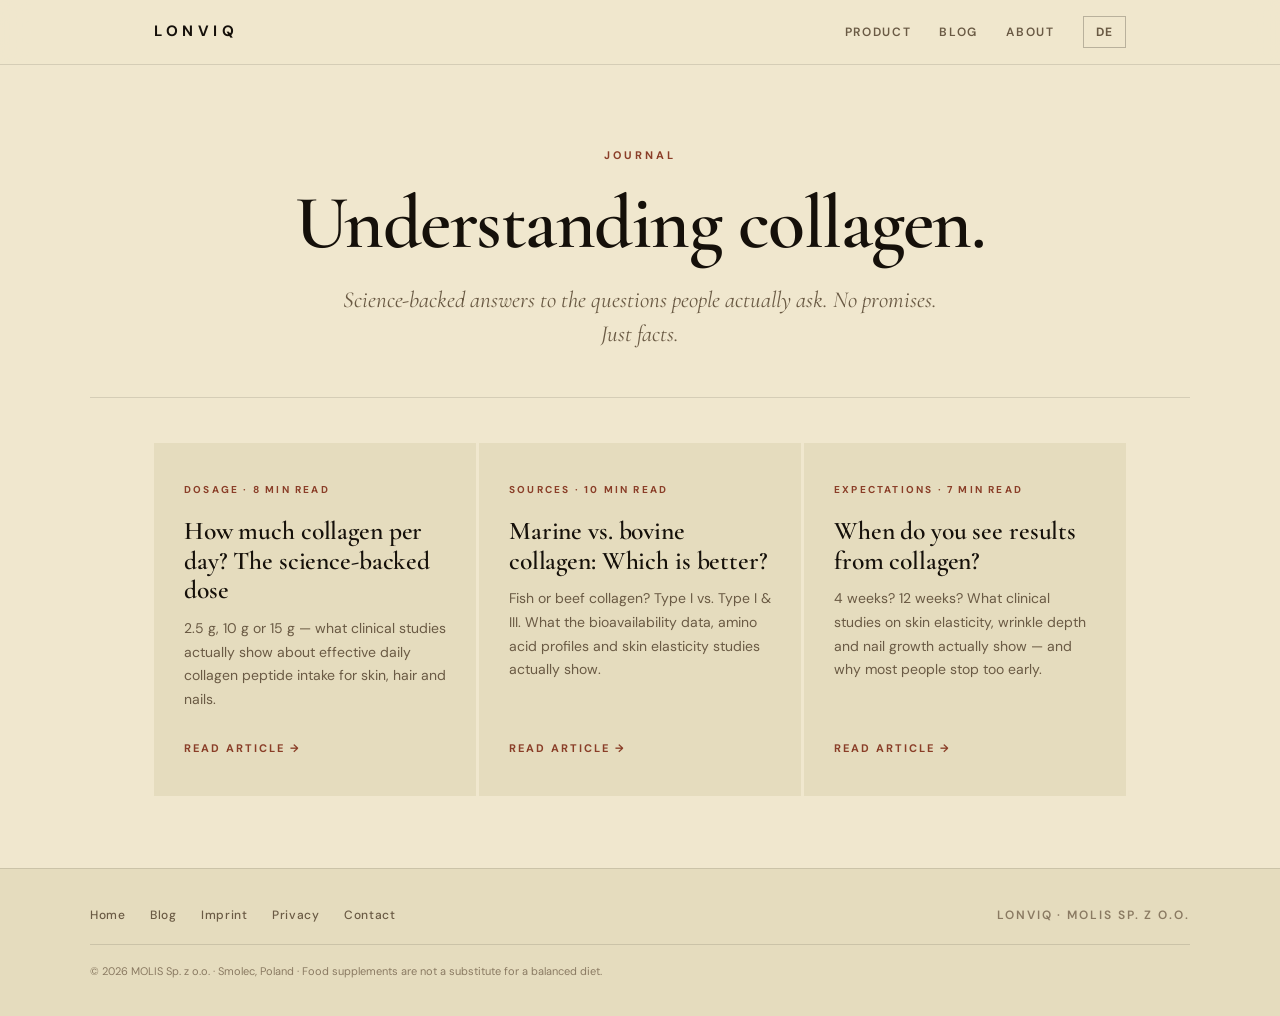
<file: blog/index-en.html>
<!DOCTYPE html>
<html lang="en">
<head>
<meta charset="UTF-8">
<meta name="viewport" content="width=device-width, initial-scale=1.0">
<title>Blog — Understanding Collagen | LONVIQ</title>
<meta name="description" content="Science-backed articles about collagen: dosage, sources, results. Clear facts, no promises. From LONVIQ.">
<link rel="canonical" href="https://lonviq.com/blog/index-en.html">
<link rel="alternate" hreflang="de" href="https://lonviq.com/blog/">
<link rel="alternate" hreflang="en" href="https://lonviq.com/blog/index-en.html">
<link rel="alternate" hreflang="x-default" href="https://lonviq.com/blog/">

<link rel="preconnect" href="https://fonts.googleapis.com">
<link rel="preconnect" href="https://fonts.gstatic.com" crossorigin>
<link href="https://fonts.googleapis.com/css2?family=Cormorant+Garamond:wght@400;500;600&family=Barlow+Condensed:wght@400;500;600&family=DM+Sans:wght@400;500;600&display=swap" rel="stylesheet">
<link rel="stylesheet" href="blog.css">

<script type="application/ld+json">
{
  "@context": "https://schema.org",
  "@type": "Blog",
  "name": "LONVIQ Blog",
  "description": "Science-backed articles about collagen, skin health and nutritional supplements.",
  "url": "https://lonviq.com/blog/index-en.html",
  "publisher": {
    "@type": "Organization",
    "name": "LONVIQ",
    "url": "https://lonviq.com"
  }
}
</script>
</head>
<body>

<nav class="nav">
  <div class="nav-inner">
    <a href="/" class="logo">LONVIQ</a>
    <div class="nav-links">
      <a href="/#produkt">Product</a>
      <a href="index-en.html">Blog</a>
      <a href="/#about">About</a>
      <a href="index.html" class="lang-toggle">DE</a>
    </div>
  </div>
</nav>

<header class="blog-hero">
  <div class="eyebrow">Journal</div>
  <h1>Understanding collagen.</h1>
  <p class="lede">Science-backed answers to the questions people actually ask. No promises. Just facts.</p>
</header>

<main class="posts-grid">

  <a href="how-much-collagen-per-day.html" class="post-card">
    <div class="card-eyebrow">Dosage · 8 min read</div>
    <h2>How much collagen per day? The science-backed dose</h2>
    <p>2.5 g, 10 g or 15 g — what clinical studies actually show about effective daily collagen peptide intake for skin, hair and nails.</p>
    <div class="read-more">Read article →</div>
  </a>

  <a href="marine-vs-bovine-collagen.html" class="post-card">
    <div class="card-eyebrow">Sources · 10 min read</div>
    <h2>Marine vs. bovine collagen: Which is better?</h2>
    <p>Fish or beef collagen? Type I vs. Type I &amp; III. What the bioavailability data, amino acid profiles and skin elasticity studies actually show.</p>
    <div class="read-more">Read article →</div>
  </a>

  <a href="when-do-you-see-collagen-results.html" class="post-card">
    <div class="card-eyebrow">Expectations · 7 min read</div>
    <h2>When do you see results from collagen?</h2>
    <p>4 weeks? 12 weeks? What clinical studies on skin elasticity, wrinkle depth and nail growth actually show — and why most people stop too early.</p>
    <div class="read-more">Read article →</div>
  </a>

</main>

<footer class="footer">
  <div class="footer-inner">
    <div class="footer-row">
      <div>
        <a href="/">Home</a>
        <a href="index-en.html">Blog</a>
        <a href="/imprint.html">Imprint</a>
        <a href="/privacy.html">Privacy</a>
        <a href="mailto:contact@lonviq.com">Contact</a>
      </div>
      <div>LONVIQ · MOLIS Sp. z o.o.</div>
    </div>
    <div class="footer-legal">
      © 2026 MOLIS Sp. z o.o. · Smolec, Poland · Food supplements are not a substitute for a balanced diet.
    </div>
  </div>
</footer>

</body>
</html>
</file>
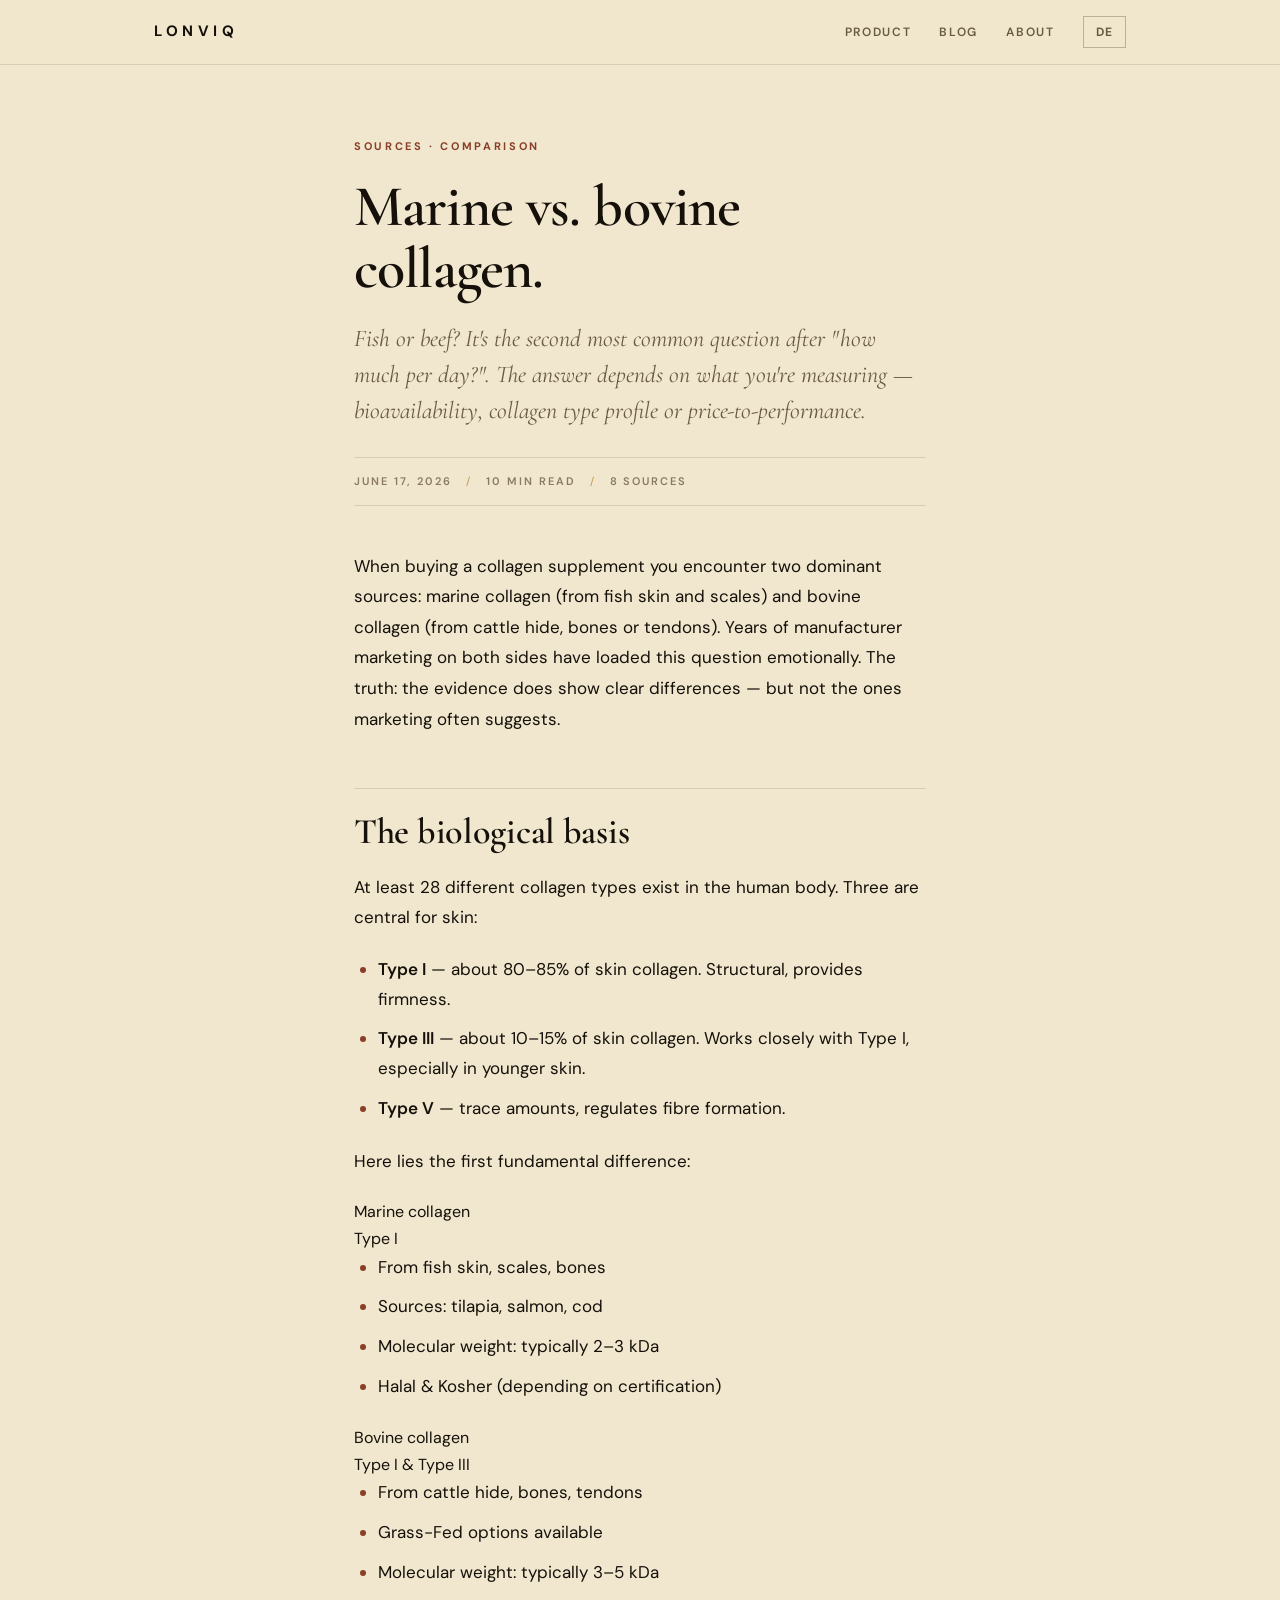
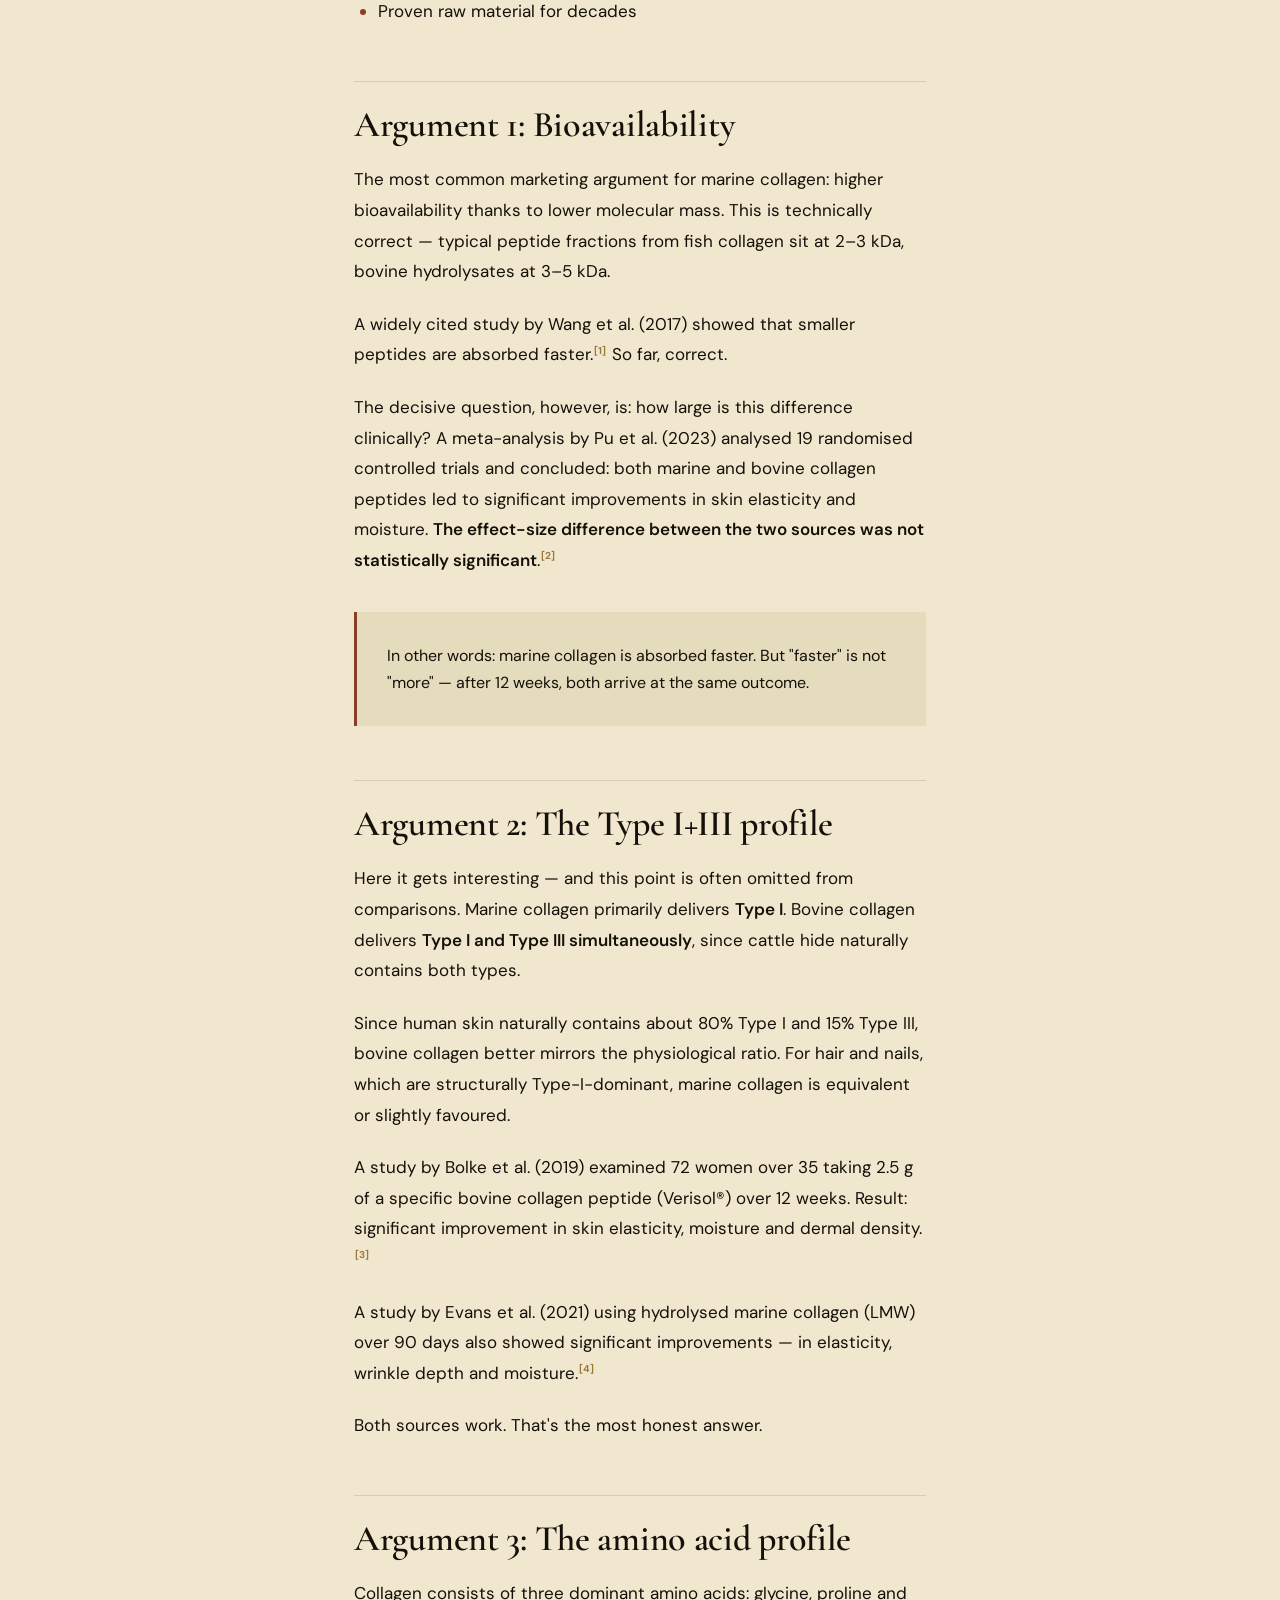
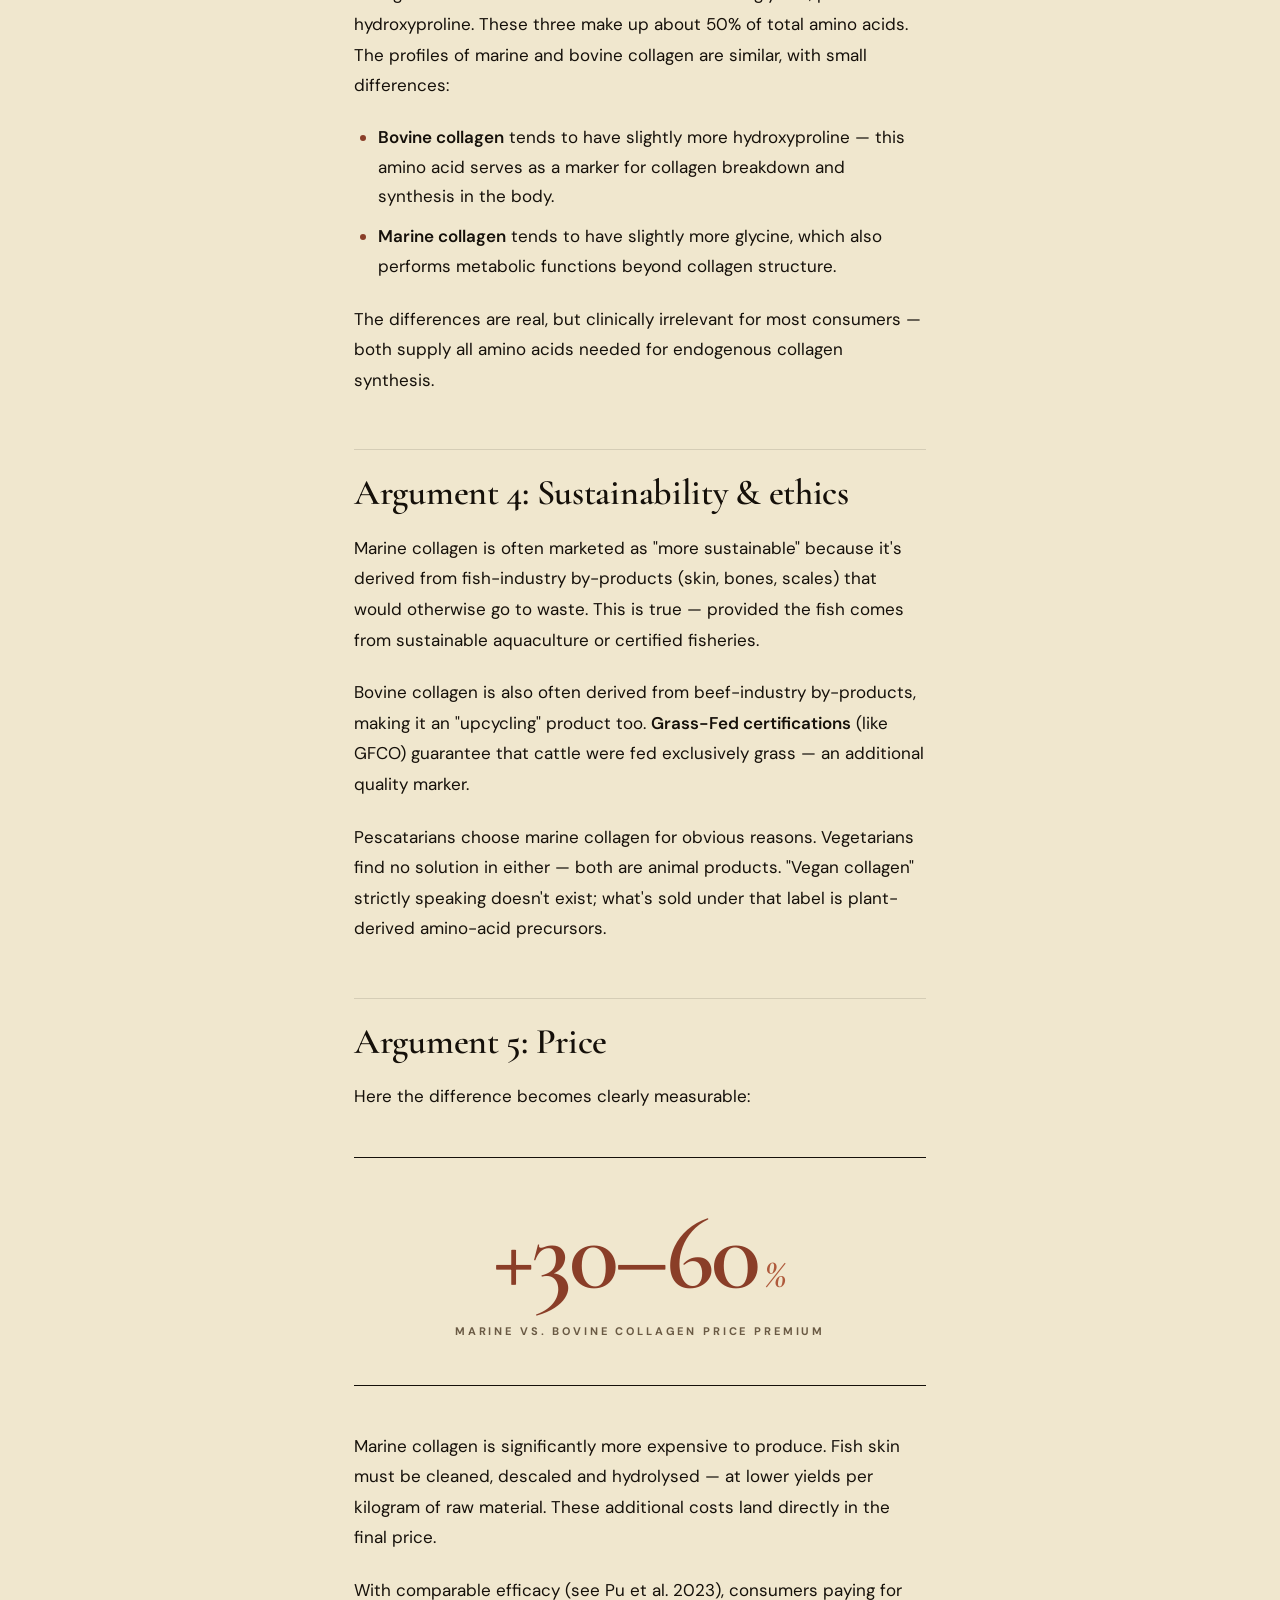
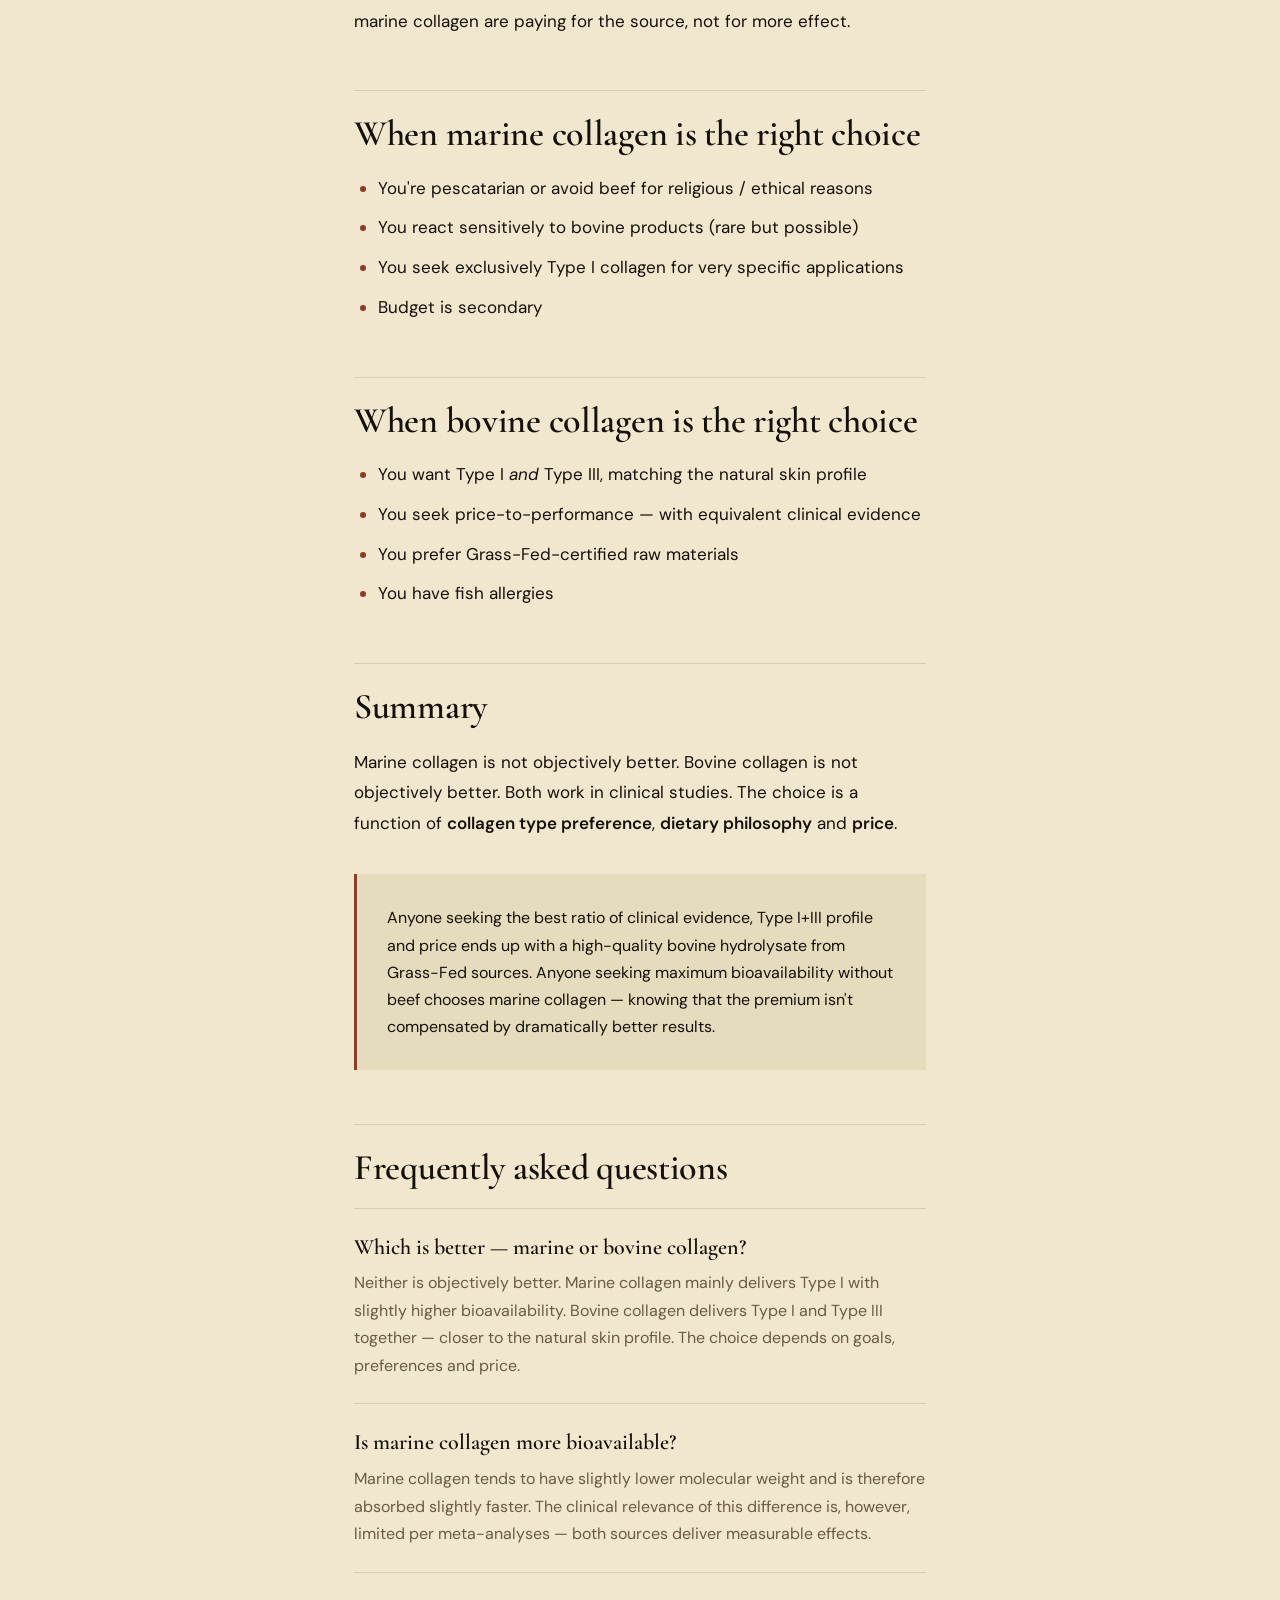
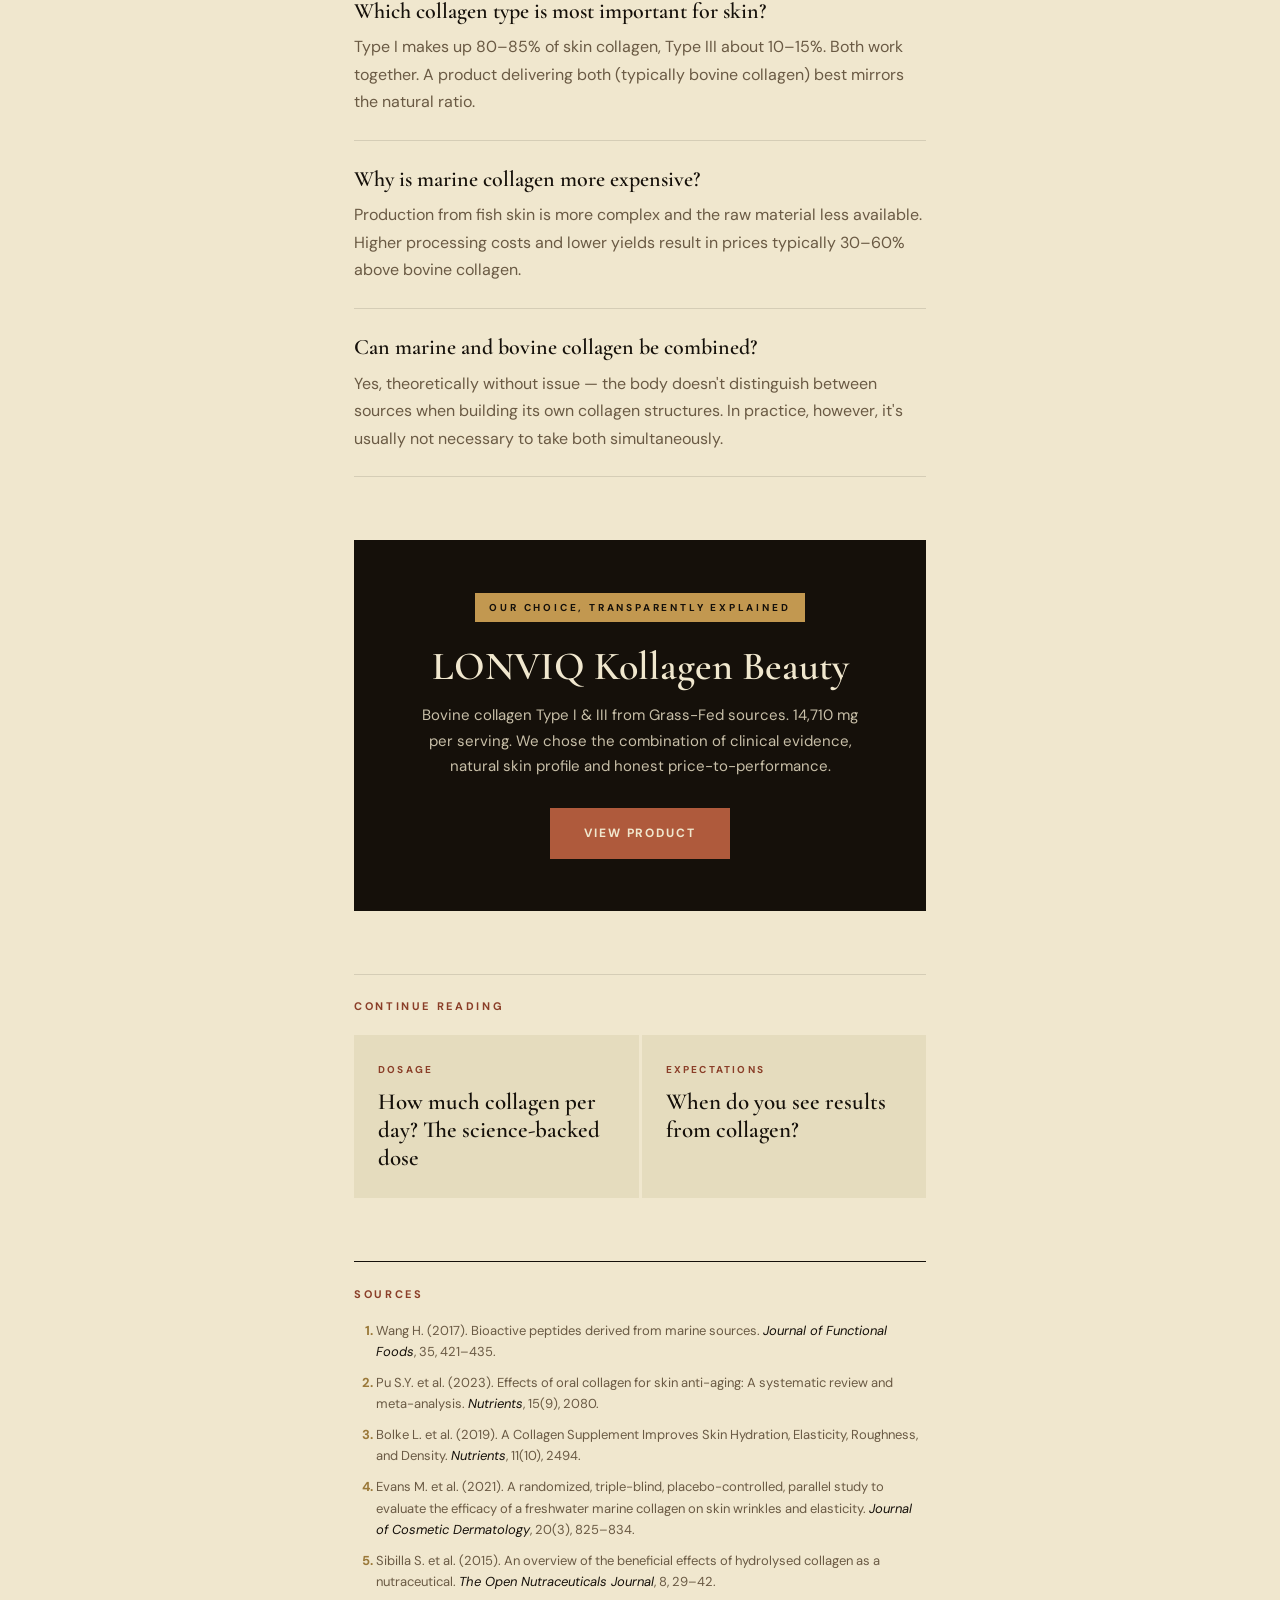
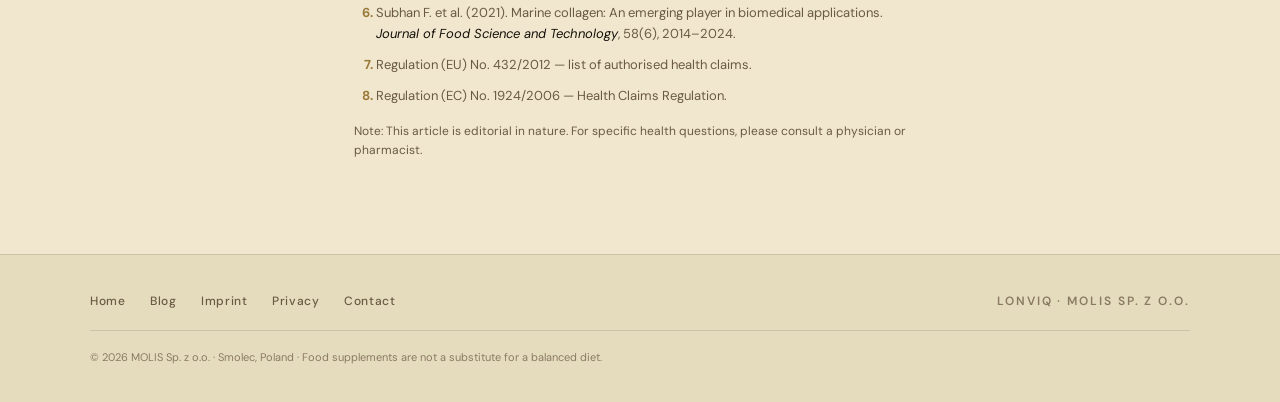
<file: blog/marine-vs-bovine-collagen.html>
<!DOCTYPE html>
<html lang="en">
<head>
<meta charset="UTF-8">
<meta name="viewport" content="width=device-width, initial-scale=1.0">
<title>Marine vs. Bovine Collagen: Which Is Better? | LONVIQ</title>
<meta name="description" content="Fish or beef collagen? Comparison of Type I vs. Type I+III, bioavailability, amino acid profile and clinical studies on skin elasticity. With sources.">
<link rel="canonical" href="https://lonviq.com/blog/marine-vs-bovine-collagen.html">
<link rel="alternate" hreflang="de" href="https://lonviq.com/blog/marines-vs-bovines-kollagen.html">
<link rel="alternate" hreflang="en" href="https://lonviq.com/blog/marine-vs-bovine-collagen.html">
<link rel="alternate" hreflang="x-default" href="https://lonviq.com/blog/marines-vs-bovines-kollagen.html">

<link rel="preconnect" href="https://fonts.googleapis.com">
<link rel="preconnect" href="https://fonts.gstatic.com" crossorigin>
<link href="https://fonts.googleapis.com/css2?family=Cormorant+Garamond:wght@400;500;600&family=Barlow+Condensed:wght@400;500;600&family=DM+Sans:wght@400;500;600&display=swap" rel="stylesheet">
<link rel="stylesheet" href="blog.css">

<script type="application/ld+json">
{
  "@context": "https://schema.org",
  "@type": "Article",
  "headline": "Marine vs. Bovine Collagen: Which Is Better?",
  "description": "Fish or beef collagen? Comparison of Type I vs. Type I+III, bioavailability, amino acid profile and clinical studies.",
  "datePublished": "2026-06-17",
  "dateModified": "2026-06-17",
  "author": {"@type": "Organization", "name": "LONVIQ", "url": "https://lonviq.com"},
  "publisher": {"@type": "Organization", "name": "LONVIQ", "url": "https://lonviq.com"},
  "mainEntityOfPage": "https://lonviq.com/blog/marine-vs-bovine-collagen.html",
  "inLanguage": "en",
  "about": [
    {"@type": "Thing", "name": "Marine collagen"},
    {"@type": "Thing", "name": "Bovine collagen"},
    {"@type": "Thing", "name": "Collagen types"}
  ]
}
</script>

<script type="application/ld+json">
{
  "@context": "https://schema.org",
  "@type": "FAQPage",
  "mainEntity": [
    {
      "@type": "Question",
      "name": "Which is better — marine or bovine collagen?",
      "acceptedAnswer": {
        "@type": "Answer",
        "text": "Neither is objectively better. Marine collagen mainly delivers Type I with slightly higher bioavailability thanks to smaller peptides. Bovine collagen delivers Type I and Type III simultaneously, which better mirrors the skin's natural collagen profile. The choice depends on goals, dietary preferences and price."
      }
    },
    {
      "@type": "Question",
      "name": "Is marine collagen more bioavailable?",
      "acceptedAnswer": {
        "@type": "Answer",
        "text": "Marine collagen tends to have slightly lower molecular weight (typically 2 to 3 kDa) than bovine collagen (typically 3 to 5 kDa). Studies suggest marginally faster absorption. The clinical relevance of this difference is, however, limited — both sources deliver measurable effects."
      }
    },
    {
      "@type": "Question",
      "name": "Which collagen type is most important for skin?",
      "acceptedAnswer": {
        "@type": "Answer",
        "text": "Type I makes up about 80 to 85 percent of collagen in human skin. Type III about 10 to 15 percent. Both types work together in the dermis. A product providing both best mirrors the skin's natural ratio."
      }
    },
    {
      "@type": "Question",
      "name": "Why is marine collagen more expensive?",
      "acceptedAnswer": {
        "@type": "Answer",
        "text": "Producing marine collagen from fish skin and scales is more complex and the raw material less available than cattle hide. Higher processing costs and lower yields lead to prices typically 30 to 60 percent above bovine collagen."
      }
    }
  ]
}
</script>
</head>
<body>

<nav class="nav">
  <div class="nav-inner">
    <a href="/" class="logo">LONVIQ</a>
    <div class="nav-links">
      <a href="/#produkt">Product</a>
      <a href="index-en.html">Blog</a>
      <a href="/#about">About</a>
      <a href="marines-vs-bovines-kollagen.html" class="lang-toggle">DE</a>
    </div>
  </div>
</nav>

<article class="article">

  <div class="eyebrow">Sources · Comparison</div>
  <h1>Marine vs. bovine collagen.</h1>
  <p class="lede">Fish or beef? It's the second most common question after "how much per day?". The answer depends on what you're measuring — bioavailability, collagen type profile or price-to-performance.</p>

  <div class="meta">
    <span>June 17, 2026</span>
    <span>10 min read</span>
    <span>8 sources</span>
  </div>

  <p>When buying a collagen supplement you encounter two dominant sources: marine collagen (from fish skin and scales) and bovine collagen (from cattle hide, bones or tendons). Years of manufacturer marketing on both sides have loaded this question emotionally. The truth: the evidence does show clear differences — but not the ones marketing often suggests.</p>

  <h2>The biological basis</h2>

  <p>At least 28 different collagen types exist in the human body. Three are central for skin:</p>

  <ul>
    <li><strong>Type I</strong> — about 80–85% of skin collagen. Structural, provides firmness.</li>
    <li><strong>Type III</strong> — about 10–15% of skin collagen. Works closely with Type I, especially in younger skin.</li>
    <li><strong>Type V</strong> — trace amounts, regulates fibre formation.</li>
  </ul>

  <p>Here lies the first fundamental difference:</p>

  <div class="compare">
    <div>
      <div class="col-title">Marine collagen</div>
      <div class="col-value">Type I</div>
      <ul>
        <li>From fish skin, scales, bones</li>
        <li>Sources: tilapia, salmon, cod</li>
        <li>Molecular weight: typically 2–3 kDa</li>
        <li>Halal &amp; Kosher (depending on certification)</li>
      </ul>
    </div>
    <div>
      <div class="col-title">Bovine collagen</div>
      <div class="col-value">Type I &amp; Type III</div>
      <ul>
        <li>From cattle hide, bones, tendons</li>
        <li>Grass-Fed options available</li>
        <li>Molecular weight: typically 3–5 kDa</li>
        <li>Proven raw material for decades</li>
      </ul>
    </div>
  </div>

  <h2>Argument 1: Bioavailability</h2>

  <p>The most common marketing argument for marine collagen: higher bioavailability thanks to lower molecular mass. This is technically correct — typical peptide fractions from fish collagen sit at 2–3 kDa, bovine hydrolysates at 3–5 kDa.</p>

  <p>A widely cited study by Wang et al. (2017) showed that smaller peptides are absorbed faster.<sup>[1]</sup> So far, correct.</p>

  <p>The decisive question, however, is: how large is this difference clinically? A meta-analysis by Pu et al. (2023) analysed 19 randomised controlled trials and concluded: both marine and bovine collagen peptides led to significant improvements in skin elasticity and moisture. <strong>The effect-size difference between the two sources was not statistically significant</strong>.<sup>[2]</sup></p>

  <div class="callout">
    In other words: marine collagen is absorbed faster. But "faster" is not "more" — after 12 weeks, both arrive at the same outcome.
  </div>

  <h2>Argument 2: The Type I+III profile</h2>

  <p>Here it gets interesting — and this point is often omitted from comparisons. Marine collagen primarily delivers <strong>Type I</strong>. Bovine collagen delivers <strong>Type I and Type III simultaneously</strong>, since cattle hide naturally contains both types.</p>

  <p>Since human skin naturally contains about 80% Type I and 15% Type III, bovine collagen better mirrors the physiological ratio. For hair and nails, which are structurally Type-I-dominant, marine collagen is equivalent or slightly favoured.</p>

  <p>A study by Bolke et al. (2019) examined 72 women over 35 taking 2.5 g of a specific bovine collagen peptide (Verisol®) over 12 weeks. Result: significant improvement in skin elasticity, moisture and dermal density.<sup>[3]</sup></p>

  <p>A study by Evans et al. (2021) using hydrolysed marine collagen (LMW) over 90 days also showed significant improvements — in elasticity, wrinkle depth and moisture.<sup>[4]</sup></p>

  <p>Both sources work. That's the most honest answer.</p>

  <h2>Argument 3: The amino acid profile</h2>

  <p>Collagen consists of three dominant amino acids: glycine, proline and hydroxyproline. These three make up about 50% of total amino acids. The profiles of marine and bovine collagen are similar, with small differences:</p>

  <ul>
    <li><strong>Bovine collagen</strong> tends to have slightly more hydroxyproline — this amino acid serves as a marker for collagen breakdown and synthesis in the body.</li>
    <li><strong>Marine collagen</strong> tends to have slightly more glycine, which also performs metabolic functions beyond collagen structure.</li>
  </ul>

  <p>The differences are real, but clinically irrelevant for most consumers — both supply all amino acids needed for endogenous collagen synthesis.</p>

  <h2>Argument 4: Sustainability &amp; ethics</h2>

  <p>Marine collagen is often marketed as "more sustainable" because it's derived from fish-industry by-products (skin, bones, scales) that would otherwise go to waste. This is true — provided the fish comes from sustainable aquaculture or certified fisheries.</p>

  <p>Bovine collagen is also often derived from beef-industry by-products, making it an "upcycling" product too. <strong>Grass-Fed certifications</strong> (like GFCO) guarantee that cattle were fed exclusively grass — an additional quality marker.</p>

  <p>Pescatarians choose marine collagen for obvious reasons. Vegetarians find no solution in either — both are animal products. "Vegan collagen" strictly speaking doesn't exist; what's sold under that label is plant-derived amino-acid precursors.</p>

  <h2>Argument 5: Price</h2>

  <p>Here the difference becomes clearly measurable:</p>

  <div class="number-hero">
    <div class="number">+30–60<span class="number-unit">%</span></div>
    <div class="number-label">Marine vs. bovine collagen price premium</div>
  </div>

  <p>Marine collagen is significantly more expensive to produce. Fish skin must be cleaned, descaled and hydrolysed — at lower yields per kilogram of raw material. These additional costs land directly in the final price.</p>

  <p>With comparable efficacy (see Pu et al. 2023), consumers paying for marine collagen are paying for the source, not for more effect.</p>

  <h2>When marine collagen is the right choice</h2>

  <ul>
    <li>You're pescatarian or avoid beef for religious / ethical reasons</li>
    <li>You react sensitively to bovine products (rare but possible)</li>
    <li>You seek exclusively Type I collagen for very specific applications</li>
    <li>Budget is secondary</li>
  </ul>

  <h2>When bovine collagen is the right choice</h2>

  <ul>
    <li>You want Type I <em>and</em> Type III, matching the natural skin profile</li>
    <li>You seek price-to-performance — with equivalent clinical evidence</li>
    <li>You prefer Grass-Fed-certified raw materials</li>
    <li>You have fish allergies</li>
  </ul>

  <h2>Summary</h2>

  <p>Marine collagen is not objectively better. Bovine collagen is not objectively better. Both work in clinical studies. The choice is a function of <strong>collagen type preference</strong>, <strong>dietary philosophy</strong> and <strong>price</strong>.</p>

  <div class="callout">
    Anyone seeking the best ratio of clinical evidence, Type I+III profile and price ends up with a high-quality bovine hydrolysate from Grass-Fed sources. Anyone seeking maximum bioavailability without beef chooses marine collagen — knowing that the premium isn't compensated by dramatically better results.
  </div>

  <h2>Frequently asked questions</h2>

  <div class="faq">
    <div class="faq-item">
      <div class="faq-q">Which is better — marine or bovine collagen?</div>
      <div class="faq-a">Neither is objectively better. Marine collagen mainly delivers Type I with slightly higher bioavailability. Bovine collagen delivers Type I and Type III together — closer to the natural skin profile. The choice depends on goals, preferences and price.</div>
    </div>
    <div class="faq-item">
      <div class="faq-q">Is marine collagen more bioavailable?</div>
      <div class="faq-a">Marine collagen tends to have slightly lower molecular weight and is therefore absorbed slightly faster. The clinical relevance of this difference is, however, limited per meta-analyses — both sources deliver measurable effects.</div>
    </div>
    <div class="faq-item">
      <div class="faq-q">Which collagen type is most important for skin?</div>
      <div class="faq-a">Type I makes up 80–85% of skin collagen, Type III about 10–15%. Both work together. A product delivering both (typically bovine collagen) best mirrors the natural ratio.</div>
    </div>
    <div class="faq-item">
      <div class="faq-q">Why is marine collagen more expensive?</div>
      <div class="faq-a">Production from fish skin is more complex and the raw material less available. Higher processing costs and lower yields result in prices typically 30–60% above bovine collagen.</div>
    </div>
    <div class="faq-item">
      <div class="faq-q">Can marine and bovine collagen be combined?</div>
      <div class="faq-a">Yes, theoretically without issue — the body doesn't distinguish between sources when building its own collagen structures. In practice, however, it's usually not necessary to take both simultaneously.</div>
    </div>
  </div>

  <!-- PRODUCT CTA -->
  <div class="product-cta">
    <div class="eyebrow">Our choice, transparently explained</div>
    <h3>LONVIQ Kollagen Beauty</h3>
    <p>Bovine collagen Type I &amp; III from Grass-Fed sources. 14,710 mg per serving. We chose the combination of clinical evidence, natural skin profile and honest price-to-performance.</p>
    <a href="/#produkt" class="btn">View product</a>
  </div>

  <!-- RELATED -->
  <div class="related">
    <div class="related-title">Continue reading</div>
    <div class="related-grid">
      <a href="how-much-collagen-per-day.html" class="related-card">
        <div class="card-eyebrow">Dosage</div>
        <div class="card-title">How much collagen per day? The science-backed dose</div>
      </a>
      <a href="when-do-you-see-collagen-results.html" class="related-card">
        <div class="card-eyebrow">Expectations</div>
        <div class="card-title">When do you see results from collagen?</div>
      </a>
    </div>
  </div>

  <!-- SOURCES -->
  <div class="sources">
    <h3>Sources</h3>
    <ol>
      <li>Wang H. (2017). Bioactive peptides derived from marine sources. <em>Journal of Functional Foods</em>, 35, 421–435.</li>
      <li>Pu S.Y. et al. (2023). Effects of oral collagen for skin anti-aging: A systematic review and meta-analysis. <em>Nutrients</em>, 15(9), 2080.</li>
      <li>Bolke L. et al. (2019). A Collagen Supplement Improves Skin Hydration, Elasticity, Roughness, and Density. <em>Nutrients</em>, 11(10), 2494.</li>
      <li>Evans M. et al. (2021). A randomized, triple-blind, placebo-controlled, parallel study to evaluate the efficacy of a freshwater marine collagen on skin wrinkles and elasticity. <em>Journal of Cosmetic Dermatology</em>, 20(3), 825–834.</li>
      <li>Sibilla S. et al. (2015). An overview of the beneficial effects of hydrolysed collagen as a nutraceutical. <em>The Open Nutraceuticals Journal</em>, 8, 29–42.</li>
      <li>Subhan F. et al. (2021). Marine collagen: An emerging player in biomedical applications. <em>Journal of Food Science and Technology</em>, 58(6), 2014–2024.</li>
      <li>Regulation (EU) No. 432/2012 — list of authorised health claims.</li>
      <li>Regulation (EC) No. 1924/2006 — Health Claims Regulation.</li>
    </ol>
    <p style="margin-top: 16px; font-size: 12px; color: var(--stone);">
      Note: This article is editorial in nature. For specific health questions, please consult a physician or pharmacist.
    </p>
  </div>

</article>

<footer class="footer">
  <div class="footer-inner">
    <div class="footer-row">
      <div>
        <a href="/">Home</a>
        <a href="index-en.html">Blog</a>
        <a href="/imprint.html">Imprint</a>
        <a href="/privacy.html">Privacy</a>
        <a href="mailto:contact@lonviq.com">Contact</a>
      </div>
      <div>LONVIQ · MOLIS Sp. z o.o.</div>
    </div>
    <div class="footer-legal">
      © 2026 MOLIS Sp. z o.o. · Smolec, Poland · Food supplements are not a substitute for a balanced diet.
    </div>
  </div>
</footer>

</body>
</html>
</file>
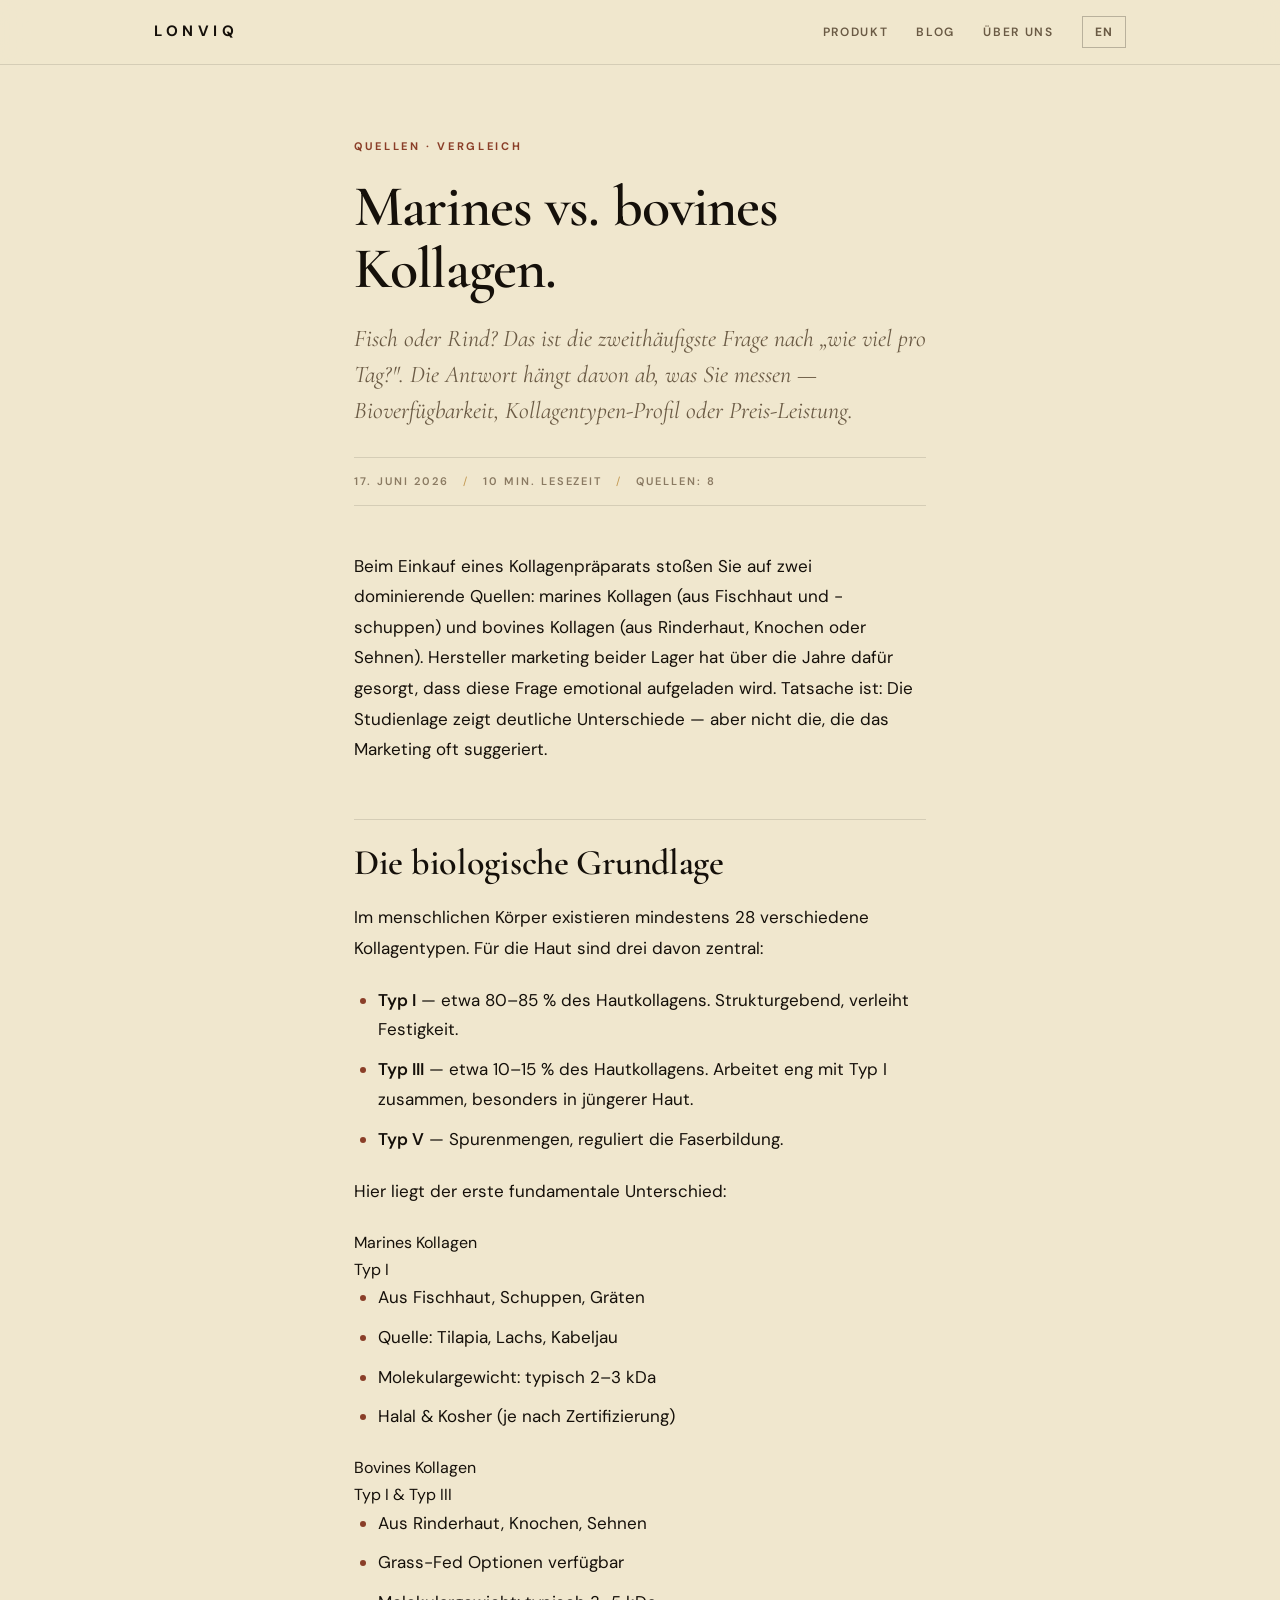
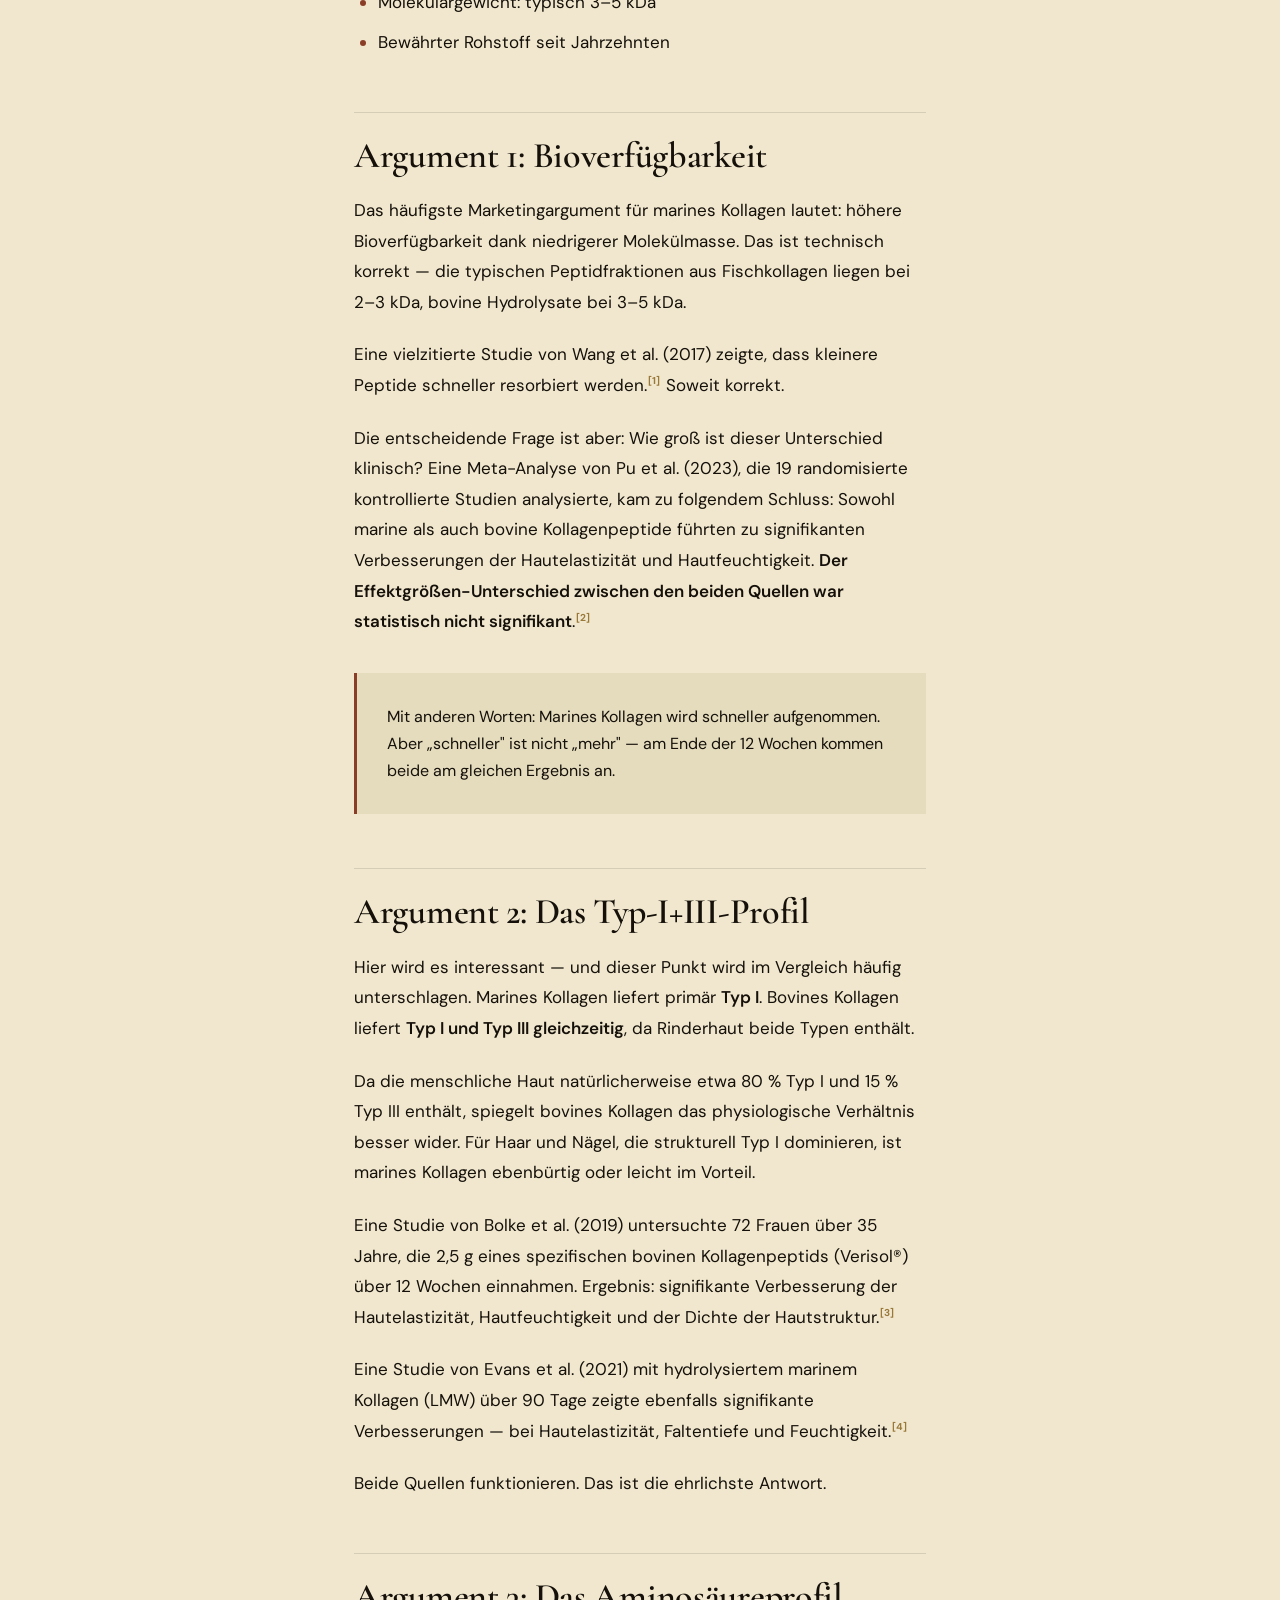
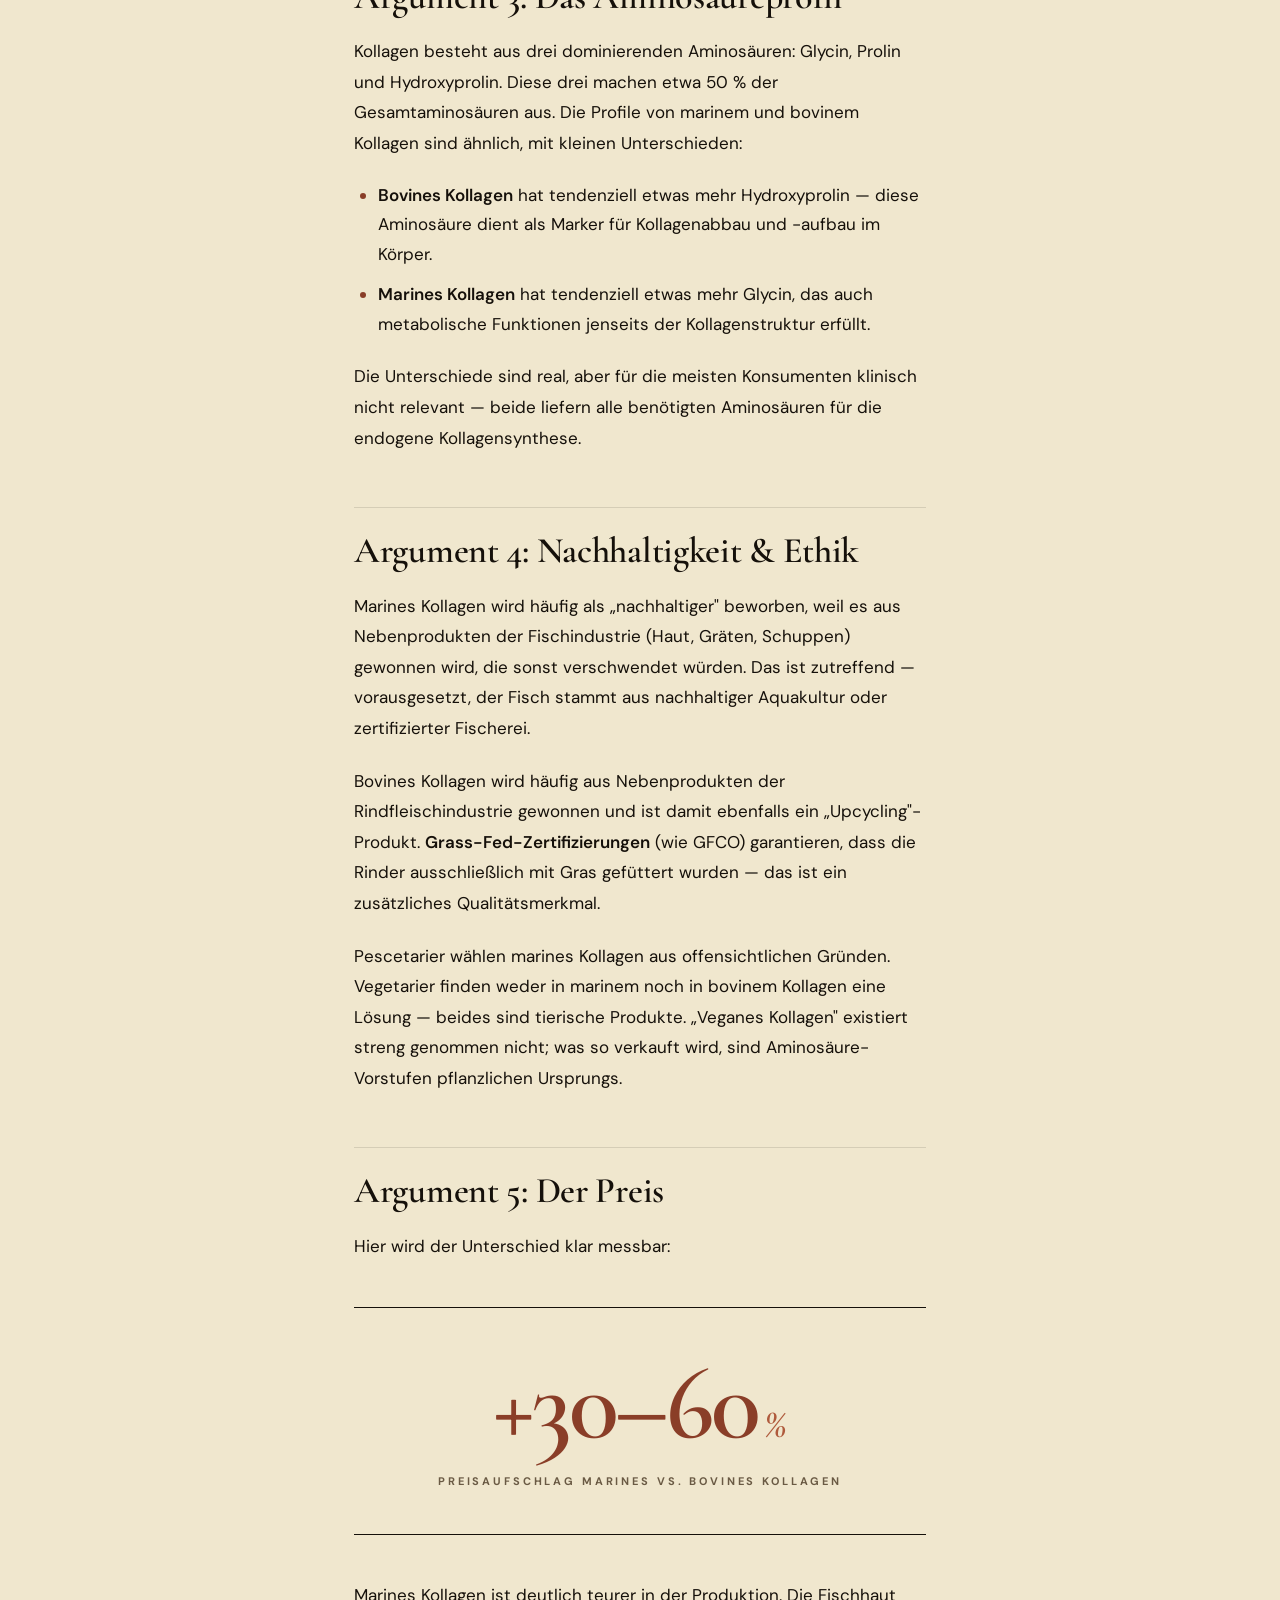
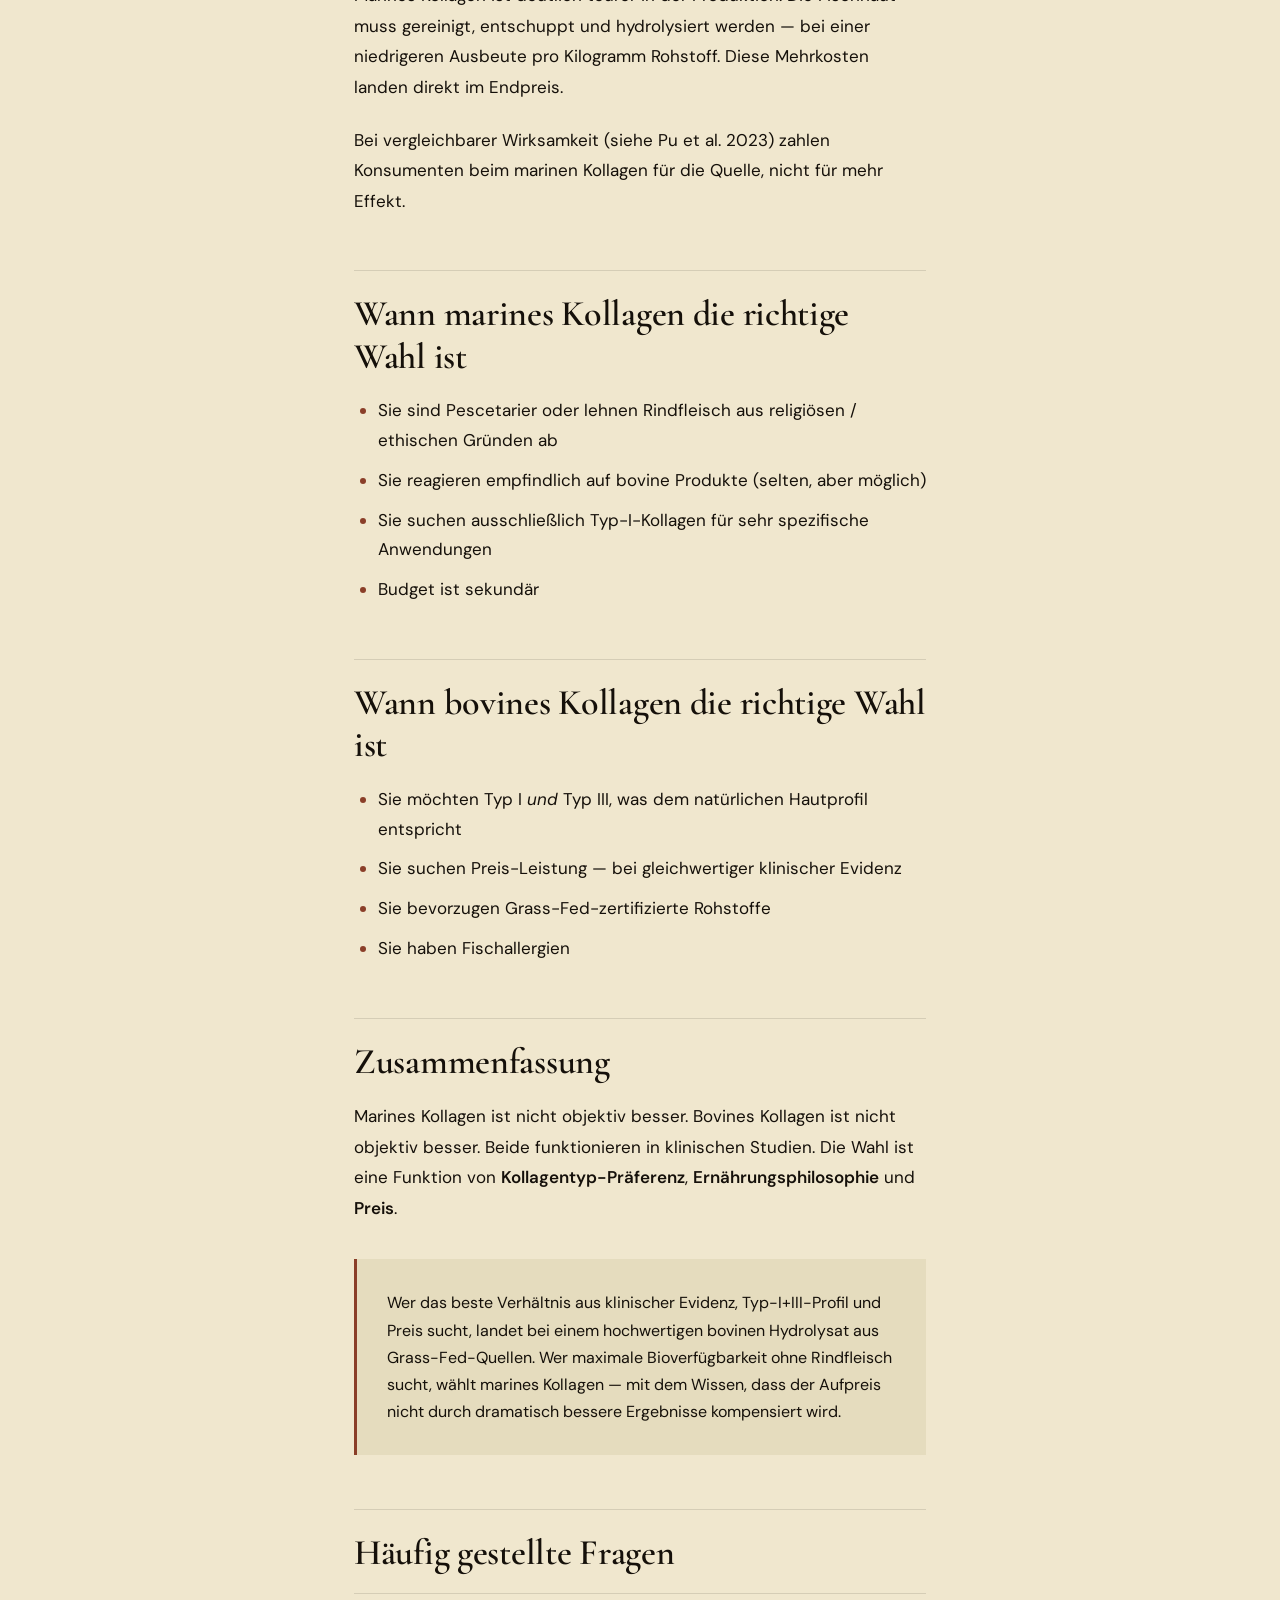
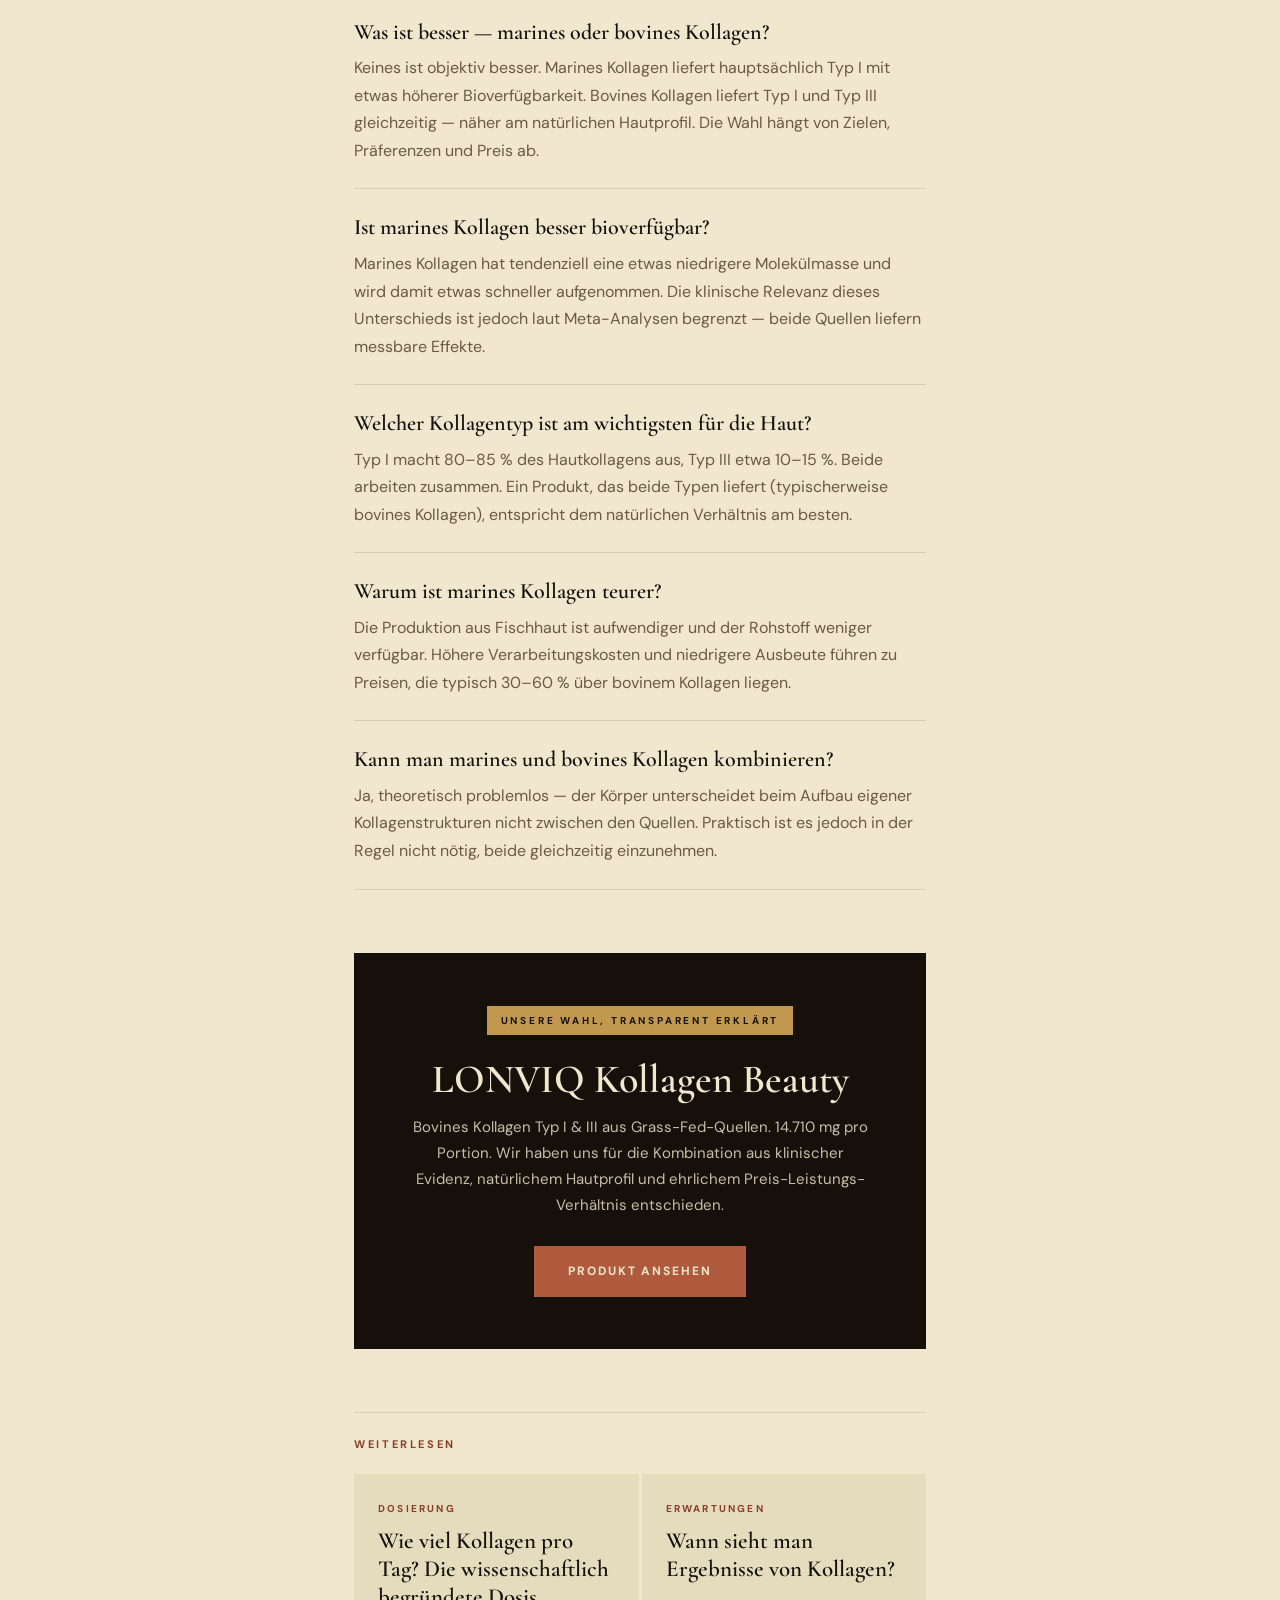
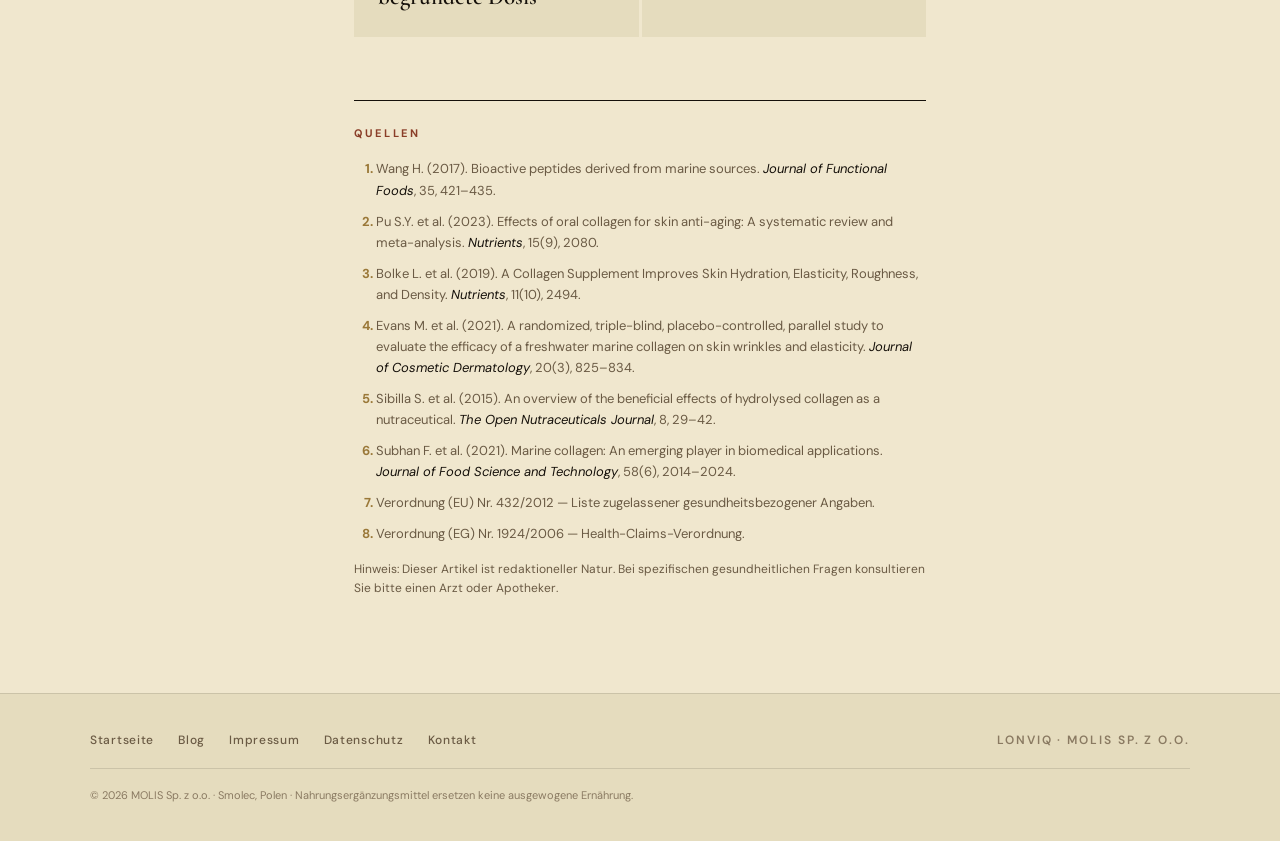
<file: blog/marines-vs-bovines-kollagen.html>
<!DOCTYPE html>
<html lang="de">
<head>
<meta charset="UTF-8">
<meta name="viewport" content="width=device-width, initial-scale=1.0">
<title>Marines vs. bovines Kollagen: Welches ist besser? | LONVIQ</title>
<meta name="description" content="Fisch- oder Rinderkollagen? Vergleich von Typ I vs. Typ I+III, Bioverfügbarkeit, Aminosäureprofil und klinischen Studien zu Hautelastizität. Mit Quellen.">
<link rel="canonical" href="https://lonviq.com/blog/marines-vs-bovines-kollagen.html">
<link rel="alternate" hreflang="de" href="https://lonviq.com/blog/marines-vs-bovines-kollagen.html">
<link rel="alternate" hreflang="en" href="https://lonviq.com/blog/marine-vs-bovine-collagen.html">
<link rel="alternate" hreflang="x-default" href="https://lonviq.com/blog/marines-vs-bovines-kollagen.html">

<link rel="preconnect" href="https://fonts.googleapis.com">
<link rel="preconnect" href="https://fonts.gstatic.com" crossorigin>
<link href="https://fonts.googleapis.com/css2?family=Cormorant+Garamond:wght@400;500;600&family=Barlow+Condensed:wght@400;500;600&family=DM+Sans:wght@400;500;600&display=swap" rel="stylesheet">
<link rel="stylesheet" href="blog.css">

<script type="application/ld+json">
{
  "@context": "https://schema.org",
  "@type": "Article",
  "headline": "Marines vs. bovines Kollagen: Welches ist besser?",
  "description": "Fisch- oder Rinderkollagen? Vergleich von Typ I vs. Typ I+III, Bioverfügbarkeit, Aminosäureprofil und klinischen Studien.",
  "datePublished": "2026-06-17",
  "dateModified": "2026-06-17",
  "author": {"@type": "Organization", "name": "LONVIQ", "url": "https://lonviq.com"},
  "publisher": {"@type": "Organization", "name": "LONVIQ", "url": "https://lonviq.com"},
  "mainEntityOfPage": "https://lonviq.com/blog/marines-vs-bovines-kollagen.html",
  "inLanguage": "de-DE",
  "about": [
    {"@type": "Thing", "name": "Marines Kollagen"},
    {"@type": "Thing", "name": "Bovines Kollagen"},
    {"@type": "Thing", "name": "Kollagentypen"}
  ]
}
</script>

<script type="application/ld+json">
{
  "@context": "https://schema.org",
  "@type": "FAQPage",
  "mainEntity": [
    {
      "@type": "Question",
      "name": "Was ist besser — marines oder bovines Kollagen?",
      "acceptedAnswer": {
        "@type": "Answer",
        "text": "Keines ist objektiv besser. Marines Kollagen liefert hauptsächlich Typ I mit etwas höherer Bioverfügbarkeit dank kleinerer Peptide. Bovines Kollagen liefert Typ I und Typ III gleichzeitig, was das natürliche Kollagenprofil der Haut besser widerspiegelt. Die Wahl hängt von Zielen, Ernährungspräferenzen und Preis ab."
      }
    },
    {
      "@type": "Question",
      "name": "Ist marines Kollagen besser bioverfügbar?",
      "acceptedAnswer": {
        "@type": "Answer",
        "text": "Marines Kollagen hat tendenziell eine etwas niedrigere Molekülmasse (typisch 2 bis 3 kDa) als bovines Kollagen (typisch 3 bis 5 kDa). Studien suggerieren eine geringfügig schnellere Aufnahme. Die klinische Relevanz dieses Unterschieds ist jedoch begrenzt — beide Quellen liefern messbare Effekte."
      }
    },
    {
      "@type": "Question",
      "name": "Welcher Kollagentyp ist am wichtigsten für die Haut?",
      "acceptedAnswer": {
        "@type": "Answer",
        "text": "Typ I macht etwa 80 bis 85 Prozent des Kollagens in der menschlichen Haut aus. Typ III etwa 10 bis 15 Prozent. Beide Typen arbeiten gemeinsam in der Dermis. Ein Produkt, das beide liefert, entspricht dem natürlichen Verhältnis der Haut am besten."
      }
    },
    {
      "@type": "Question",
      "name": "Warum ist marines Kollagen teurer?",
      "acceptedAnswer": {
        "@type": "Answer",
        "text": "Die Produktion von marinem Kollagen aus Fischhaut und -schuppen ist aufwendiger und der Rohstoff weniger verfügbar als Rinderhaut. Höhere Verarbeitungskosten und niedrigere Ausbeute führen zu Preisen, die typisch 30 bis 60 Prozent über denen von bovinem Kollagen liegen."
      }
    }
  ]
}
</script>
</head>
<body>

<nav class="nav">
  <div class="nav-inner">
    <a href="/" class="logo">LONVIQ</a>
    <div class="nav-links">
      <a href="/#produkt">Produkt</a>
      <a href="/blog/">Blog</a>
      <a href="/#about">Über uns</a>
      <a href="marine-vs-bovine-collagen.html" class="lang-toggle">EN</a>
    </div>
  </div>
</nav>

<article class="article">

  <div class="eyebrow">Quellen · Vergleich</div>
  <h1>Marines vs. bovines Kollagen.</h1>
  <p class="lede">Fisch oder Rind? Das ist die zweithäufigste Frage nach „wie viel pro Tag?". Die Antwort hängt davon ab, was Sie messen — Bioverfügbarkeit, Kollagentypen-Profil oder Preis-Leistung.</p>

  <div class="meta">
    <span>17. Juni 2026</span>
    <span>10 Min. Lesezeit</span>
    <span>Quellen: 8</span>
  </div>

  <p>Beim Einkauf eines Kollagenpräparats stoßen Sie auf zwei dominierende Quellen: marines Kollagen (aus Fischhaut und -schuppen) und bovines Kollagen (aus Rinderhaut, Knochen oder Sehnen). Hersteller marketing beider Lager hat über die Jahre dafür gesorgt, dass diese Frage emotional aufgeladen wird. Tatsache ist: Die Studienlage zeigt deutliche Unterschiede — aber nicht die, die das Marketing oft suggeriert.</p>

  <h2>Die biologische Grundlage</h2>

  <p>Im menschlichen Körper existieren mindestens 28 verschiedene Kollagentypen. Für die Haut sind drei davon zentral:</p>

  <ul>
    <li><strong>Typ I</strong> — etwa 80–85 % des Hautkollagens. Strukturgebend, verleiht Festigkeit.</li>
    <li><strong>Typ III</strong> — etwa 10–15 % des Hautkollagens. Arbeitet eng mit Typ I zusammen, besonders in jüngerer Haut.</li>
    <li><strong>Typ V</strong> — Spurenmengen, reguliert die Faserbildung.</li>
  </ul>

  <p>Hier liegt der erste fundamentale Unterschied:</p>

  <div class="compare">
    <div>
      <div class="col-title">Marines Kollagen</div>
      <div class="col-value">Typ I</div>
      <ul>
        <li>Aus Fischhaut, Schuppen, Gräten</li>
        <li>Quelle: Tilapia, Lachs, Kabeljau</li>
        <li>Molekulargewicht: typisch 2–3 kDa</li>
        <li>Halal &amp; Kosher (je nach Zertifizierung)</li>
      </ul>
    </div>
    <div>
      <div class="col-title">Bovines Kollagen</div>
      <div class="col-value">Typ I &amp; Typ III</div>
      <ul>
        <li>Aus Rinderhaut, Knochen, Sehnen</li>
        <li>Grass-Fed Optionen verfügbar</li>
        <li>Molekulargewicht: typisch 3–5 kDa</li>
        <li>Bewährter Rohstoff seit Jahrzehnten</li>
      </ul>
    </div>
  </div>

  <h2>Argument 1: Bioverfügbarkeit</h2>

  <p>Das häufigste Marketingargument für marines Kollagen lautet: höhere Bioverfügbarkeit dank niedrigerer Molekülmasse. Das ist technisch korrekt — die typischen Peptidfraktionen aus Fischkollagen liegen bei 2–3 kDa, bovine Hydrolysate bei 3–5 kDa.</p>

  <p>Eine vielzitierte Studie von Wang et al. (2017) zeigte, dass kleinere Peptide schneller resorbiert werden.<sup>[1]</sup> Soweit korrekt.</p>

  <p>Die entscheidende Frage ist aber: Wie groß ist dieser Unterschied klinisch? Eine Meta-Analyse von Pu et al. (2023), die 19 randomisierte kontrollierte Studien analysierte, kam zu folgendem Schluss: Sowohl marine als auch bovine Kollagenpeptide führten zu signifikanten Verbesserungen der Hautelastizität und Hautfeuchtigkeit. <strong>Der Effektgrößen-Unterschied zwischen den beiden Quellen war statistisch nicht signifikant</strong>.<sup>[2]</sup></p>

  <div class="callout">
    Mit anderen Worten: Marines Kollagen wird schneller aufgenommen. Aber „schneller" ist nicht „mehr" — am Ende der 12 Wochen kommen beide am gleichen Ergebnis an.
  </div>

  <h2>Argument 2: Das Typ-I+III-Profil</h2>

  <p>Hier wird es interessant — und dieser Punkt wird im Vergleich häufig unterschlagen. Marines Kollagen liefert primär <strong>Typ I</strong>. Bovines Kollagen liefert <strong>Typ I und Typ III gleichzeitig</strong>, da Rinderhaut beide Typen enthält.</p>

  <p>Da die menschliche Haut natürlicherweise etwa 80 % Typ I und 15 % Typ III enthält, spiegelt bovines Kollagen das physiologische Verhältnis besser wider. Für Haar und Nägel, die strukturell Typ I dominieren, ist marines Kollagen ebenbürtig oder leicht im Vorteil.</p>

  <p>Eine Studie von Bolke et al. (2019) untersuchte 72 Frauen über 35 Jahre, die 2,5 g eines spezifischen bovinen Kollagenpeptids (Verisol®) über 12 Wochen einnahmen. Ergebnis: signifikante Verbesserung der Hautelastizität, Hautfeuchtigkeit und der Dichte der Hautstruktur.<sup>[3]</sup></p>

  <p>Eine Studie von Evans et al. (2021) mit hydrolysiertem marinem Kollagen (LMW) über 90 Tage zeigte ebenfalls signifikante Verbesserungen — bei Hautelastizität, Faltentiefe und Feuchtigkeit.<sup>[4]</sup></p>

  <p>Beide Quellen funktionieren. Das ist die ehrlichste Antwort.</p>

  <h2>Argument 3: Das Aminosäureprofil</h2>

  <p>Kollagen besteht aus drei dominierenden Aminosäuren: Glycin, Prolin und Hydroxyprolin. Diese drei machen etwa 50 % der Gesamtaminosäuren aus. Die Profile von marinem und bovinem Kollagen sind ähnlich, mit kleinen Unterschieden:</p>

  <ul>
    <li><strong>Bovines Kollagen</strong> hat tendenziell etwas mehr Hydroxyprolin — diese Aminosäure dient als Marker für Kollagenabbau und -aufbau im Körper.</li>
    <li><strong>Marines Kollagen</strong> hat tendenziell etwas mehr Glycin, das auch metabolische Funktionen jenseits der Kollagenstruktur erfüllt.</li>
  </ul>

  <p>Die Unterschiede sind real, aber für die meisten Konsumenten klinisch nicht relevant — beide liefern alle benötigten Aminosäuren für die endogene Kollagensynthese.</p>

  <h2>Argument 4: Nachhaltigkeit &amp; Ethik</h2>

  <p>Marines Kollagen wird häufig als „nachhaltiger" beworben, weil es aus Nebenprodukten der Fischindustrie (Haut, Gräten, Schuppen) gewonnen wird, die sonst verschwendet würden. Das ist zutreffend — vorausgesetzt, der Fisch stammt aus nachhaltiger Aquakultur oder zertifizierter Fischerei.</p>

  <p>Bovines Kollagen wird häufig aus Nebenprodukten der Rindfleischindustrie gewonnen und ist damit ebenfalls ein „Upcycling"-Produkt. <strong>Grass-Fed-Zertifizierungen</strong> (wie GFCO) garantieren, dass die Rinder ausschließlich mit Gras gefüttert wurden — das ist ein zusätzliches Qualitätsmerkmal.</p>

  <p>Pescetarier wählen marines Kollagen aus offensichtlichen Gründen. Vegetarier finden weder in marinem noch in bovinem Kollagen eine Lösung — beides sind tierische Produkte. „Veganes Kollagen" existiert streng genommen nicht; was so verkauft wird, sind Aminosäure-Vorstufen pflanzlichen Ursprungs.</p>

  <h2>Argument 5: Der Preis</h2>

  <p>Hier wird der Unterschied klar messbar:</p>

  <div class="number-hero">
    <div class="number">+30–60<span class="number-unit">%</span></div>
    <div class="number-label">Preisaufschlag marines vs. bovines Kollagen</div>
  </div>

  <p>Marines Kollagen ist deutlich teurer in der Produktion. Die Fischhaut muss gereinigt, entschuppt und hydrolysiert werden — bei einer niedrigeren Ausbeute pro Kilogramm Rohstoff. Diese Mehrkosten landen direkt im Endpreis.</p>

  <p>Bei vergleichbarer Wirksamkeit (siehe Pu et al. 2023) zahlen Konsumenten beim marinen Kollagen für die Quelle, nicht für mehr Effekt.</p>

  <h2>Wann marines Kollagen die richtige Wahl ist</h2>

  <ul>
    <li>Sie sind Pescetarier oder lehnen Rindfleisch aus religiösen / ethischen Gründen ab</li>
    <li>Sie reagieren empfindlich auf bovine Produkte (selten, aber möglich)</li>
    <li>Sie suchen ausschließlich Typ-I-Kollagen für sehr spezifische Anwendungen</li>
    <li>Budget ist sekundär</li>
  </ul>

  <h2>Wann bovines Kollagen die richtige Wahl ist</h2>

  <ul>
    <li>Sie möchten Typ I <em>und</em> Typ III, was dem natürlichen Hautprofil entspricht</li>
    <li>Sie suchen Preis-Leistung — bei gleichwertiger klinischer Evidenz</li>
    <li>Sie bevorzugen Grass-Fed-zertifizierte Rohstoffe</li>
    <li>Sie haben Fischallergien</li>
  </ul>

  <h2>Zusammenfassung</h2>

  <p>Marines Kollagen ist nicht objektiv besser. Bovines Kollagen ist nicht objektiv besser. Beide funktionieren in klinischen Studien. Die Wahl ist eine Funktion von <strong>Kollagentyp-Präferenz</strong>, <strong>Ernährungsphilosophie</strong> und <strong>Preis</strong>.</p>

  <div class="callout">
    Wer das beste Verhältnis aus klinischer Evidenz, Typ-I+III-Profil und Preis sucht, landet bei einem hochwertigen bovinen Hydrolysat aus Grass-Fed-Quellen. Wer maximale Bioverfügbarkeit ohne Rindfleisch sucht, wählt marines Kollagen — mit dem Wissen, dass der Aufpreis nicht durch dramatisch bessere Ergebnisse kompensiert wird.
  </div>

  <h2>Häufig gestellte Fragen</h2>

  <div class="faq">
    <div class="faq-item">
      <div class="faq-q">Was ist besser — marines oder bovines Kollagen?</div>
      <div class="faq-a">Keines ist objektiv besser. Marines Kollagen liefert hauptsächlich Typ I mit etwas höherer Bioverfügbarkeit. Bovines Kollagen liefert Typ I und Typ III gleichzeitig — näher am natürlichen Hautprofil. Die Wahl hängt von Zielen, Präferenzen und Preis ab.</div>
    </div>
    <div class="faq-item">
      <div class="faq-q">Ist marines Kollagen besser bioverfügbar?</div>
      <div class="faq-a">Marines Kollagen hat tendenziell eine etwas niedrigere Molekülmasse und wird damit etwas schneller aufgenommen. Die klinische Relevanz dieses Unterschieds ist jedoch laut Meta-Analysen begrenzt — beide Quellen liefern messbare Effekte.</div>
    </div>
    <div class="faq-item">
      <div class="faq-q">Welcher Kollagentyp ist am wichtigsten für die Haut?</div>
      <div class="faq-a">Typ I macht 80–85 % des Hautkollagens aus, Typ III etwa 10–15 %. Beide arbeiten zusammen. Ein Produkt, das beide Typen liefert (typischerweise bovines Kollagen), entspricht dem natürlichen Verhältnis am besten.</div>
    </div>
    <div class="faq-item">
      <div class="faq-q">Warum ist marines Kollagen teurer?</div>
      <div class="faq-a">Die Produktion aus Fischhaut ist aufwendiger und der Rohstoff weniger verfügbar. Höhere Verarbeitungskosten und niedrigere Ausbeute führen zu Preisen, die typisch 30–60 % über bovinem Kollagen liegen.</div>
    </div>
    <div class="faq-item">
      <div class="faq-q">Kann man marines und bovines Kollagen kombinieren?</div>
      <div class="faq-a">Ja, theoretisch problemlos — der Körper unterscheidet beim Aufbau eigener Kollagenstrukturen nicht zwischen den Quellen. Praktisch ist es jedoch in der Regel nicht nötig, beide gleichzeitig einzunehmen.</div>
    </div>
  </div>

  <!-- PRODUCT CTA -->
  <div class="product-cta">
    <div class="eyebrow">Unsere Wahl, transparent erklärt</div>
    <h3>LONVIQ Kollagen Beauty</h3>
    <p>Bovines Kollagen Typ I &amp; III aus Grass-Fed-Quellen. 14.710 mg pro Portion. Wir haben uns für die Kombination aus klinischer Evidenz, natürlichem Hautprofil und ehrlichem Preis-Leistungs-Verhältnis entschieden.</p>
    <a href="/#produkt" class="btn">Produkt ansehen</a>
  </div>

  <!-- RELATED -->
  <div class="related">
    <div class="related-title">Weiterlesen</div>
    <div class="related-grid">
      <a href="wie-viel-kollagen-pro-tag.html" class="related-card">
        <div class="card-eyebrow">Dosierung</div>
        <div class="card-title">Wie viel Kollagen pro Tag? Die wissenschaftlich begründete Dosis</div>
      </a>
      <a href="wann-sieht-man-kollagen-ergebnisse.html" class="related-card">
        <div class="card-eyebrow">Erwartungen</div>
        <div class="card-title">Wann sieht man Ergebnisse von Kollagen?</div>
      </a>
    </div>
  </div>

  <!-- SOURCES -->
  <div class="sources">
    <h3>Quellen</h3>
    <ol>
      <li>Wang H. (2017). Bioactive peptides derived from marine sources. <em>Journal of Functional Foods</em>, 35, 421–435.</li>
      <li>Pu S.Y. et al. (2023). Effects of oral collagen for skin anti-aging: A systematic review and meta-analysis. <em>Nutrients</em>, 15(9), 2080.</li>
      <li>Bolke L. et al. (2019). A Collagen Supplement Improves Skin Hydration, Elasticity, Roughness, and Density. <em>Nutrients</em>, 11(10), 2494.</li>
      <li>Evans M. et al. (2021). A randomized, triple-blind, placebo-controlled, parallel study to evaluate the efficacy of a freshwater marine collagen on skin wrinkles and elasticity. <em>Journal of Cosmetic Dermatology</em>, 20(3), 825–834.</li>
      <li>Sibilla S. et al. (2015). An overview of the beneficial effects of hydrolysed collagen as a nutraceutical. <em>The Open Nutraceuticals Journal</em>, 8, 29–42.</li>
      <li>Subhan F. et al. (2021). Marine collagen: An emerging player in biomedical applications. <em>Journal of Food Science and Technology</em>, 58(6), 2014–2024.</li>
      <li>Verordnung (EU) Nr. 432/2012 — Liste zugelassener gesundheitsbezogener Angaben.</li>
      <li>Verordnung (EG) Nr. 1924/2006 — Health-Claims-Verordnung.</li>
    </ol>
    <p style="margin-top: 16px; font-size: 12px; color: var(--stone);">
      Hinweis: Dieser Artikel ist redaktioneller Natur. Bei spezifischen gesundheitlichen Fragen konsultieren Sie bitte einen Arzt oder Apotheker.
    </p>
  </div>

</article>

<footer class="footer">
  <div class="footer-inner">
    <div class="footer-row">
      <div>
        <a href="/">Startseite</a>
        <a href="/blog/">Blog</a>
        <a href="/imprint.html">Impressum</a>
        <a href="/privacy.html">Datenschutz</a>
        <a href="mailto:contact@lonviq.com">Kontakt</a>
      </div>
      <div>LONVIQ · MOLIS Sp. z o.o.</div>
    </div>
    <div class="footer-legal">
      © 2026 MOLIS Sp. z o.o. · Smolec, Polen · Nahrungsergänzungsmittel ersetzen keine ausgewogene Ernährung.
    </div>
  </div>
</footer>

</body>
</html>
</file>
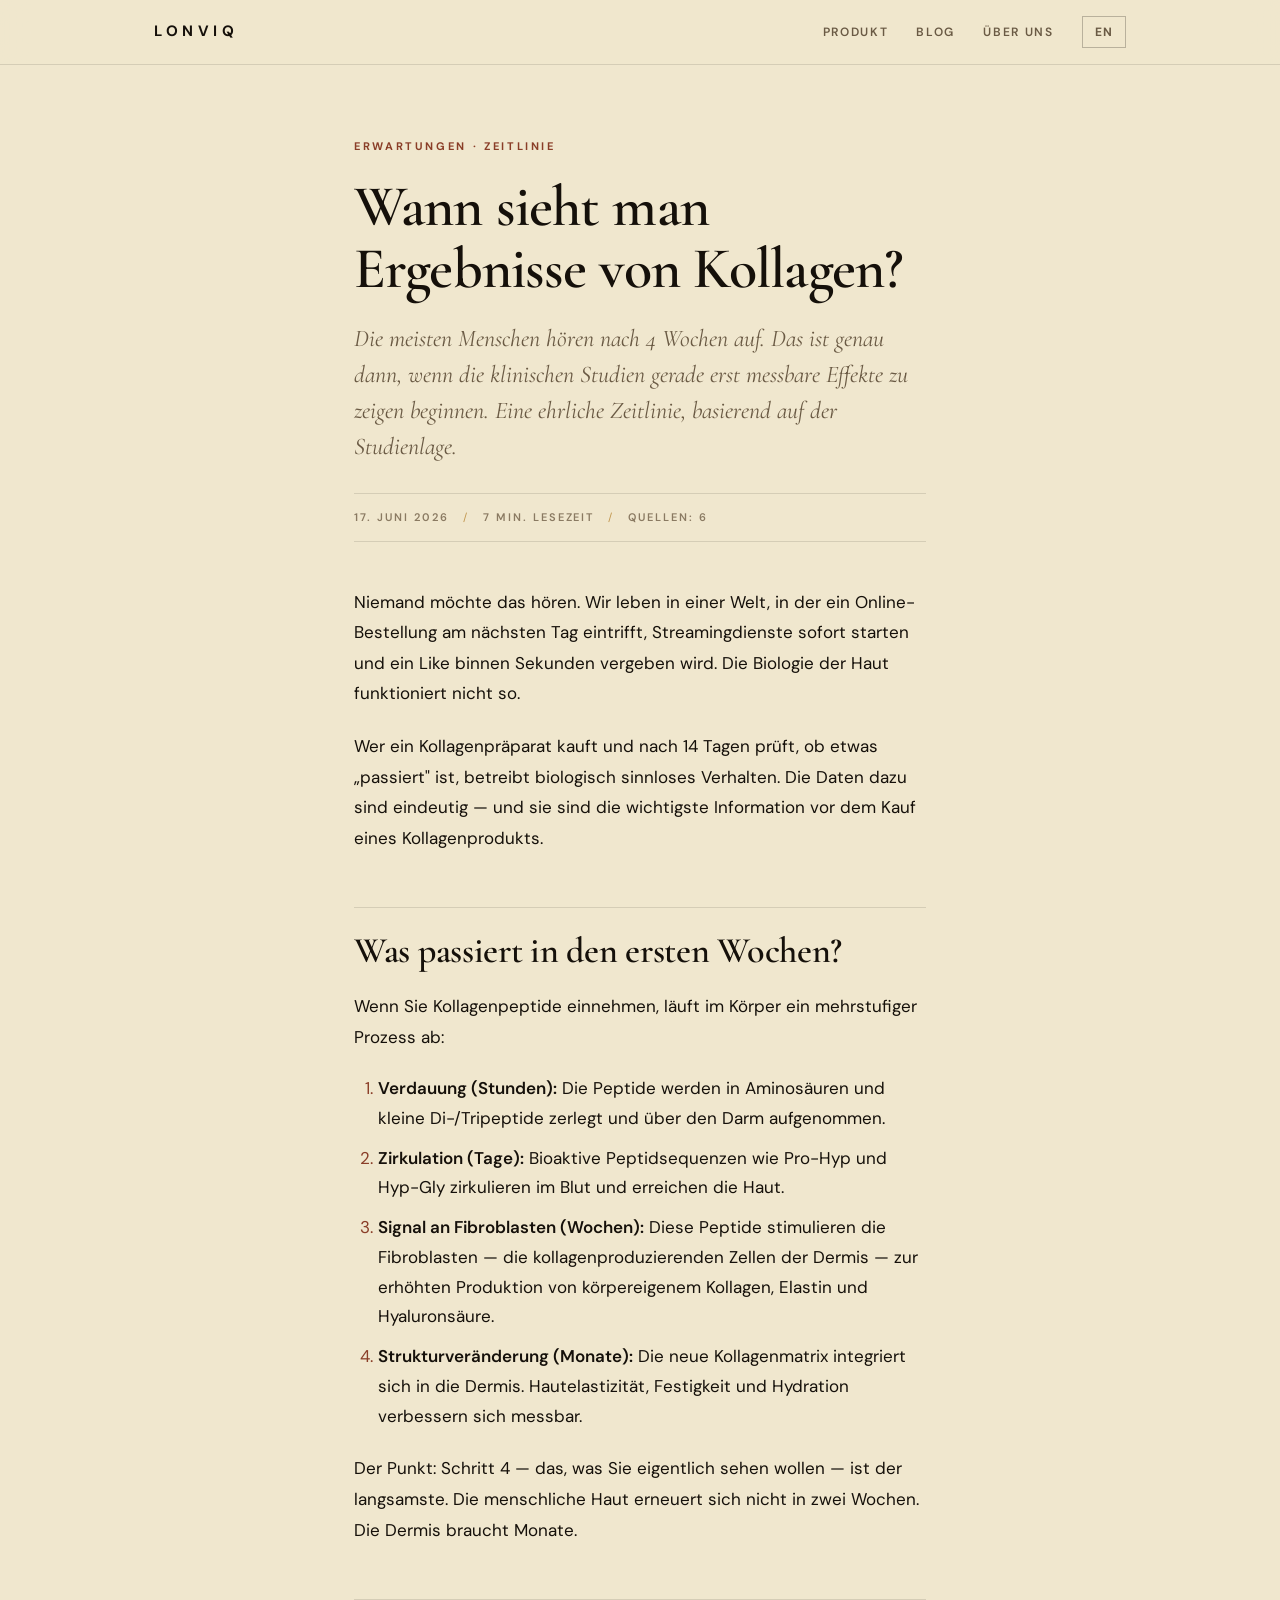
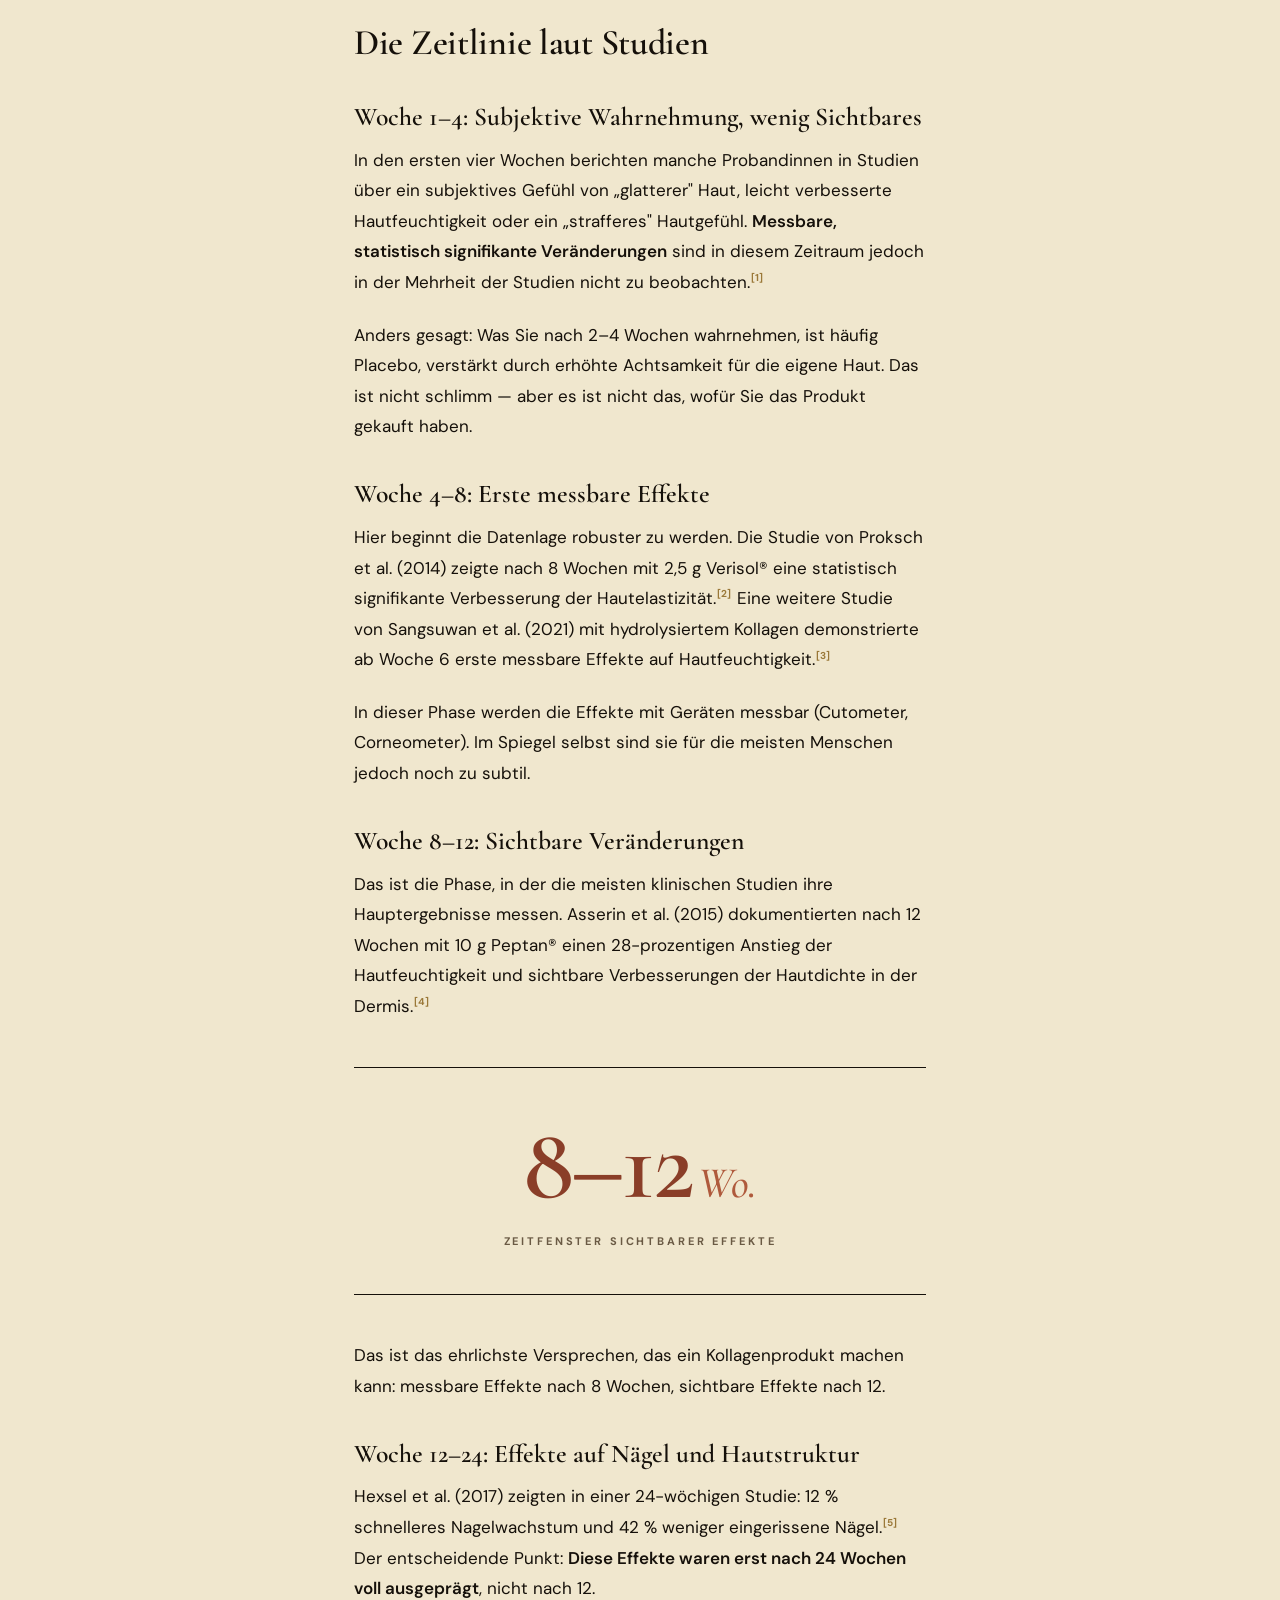
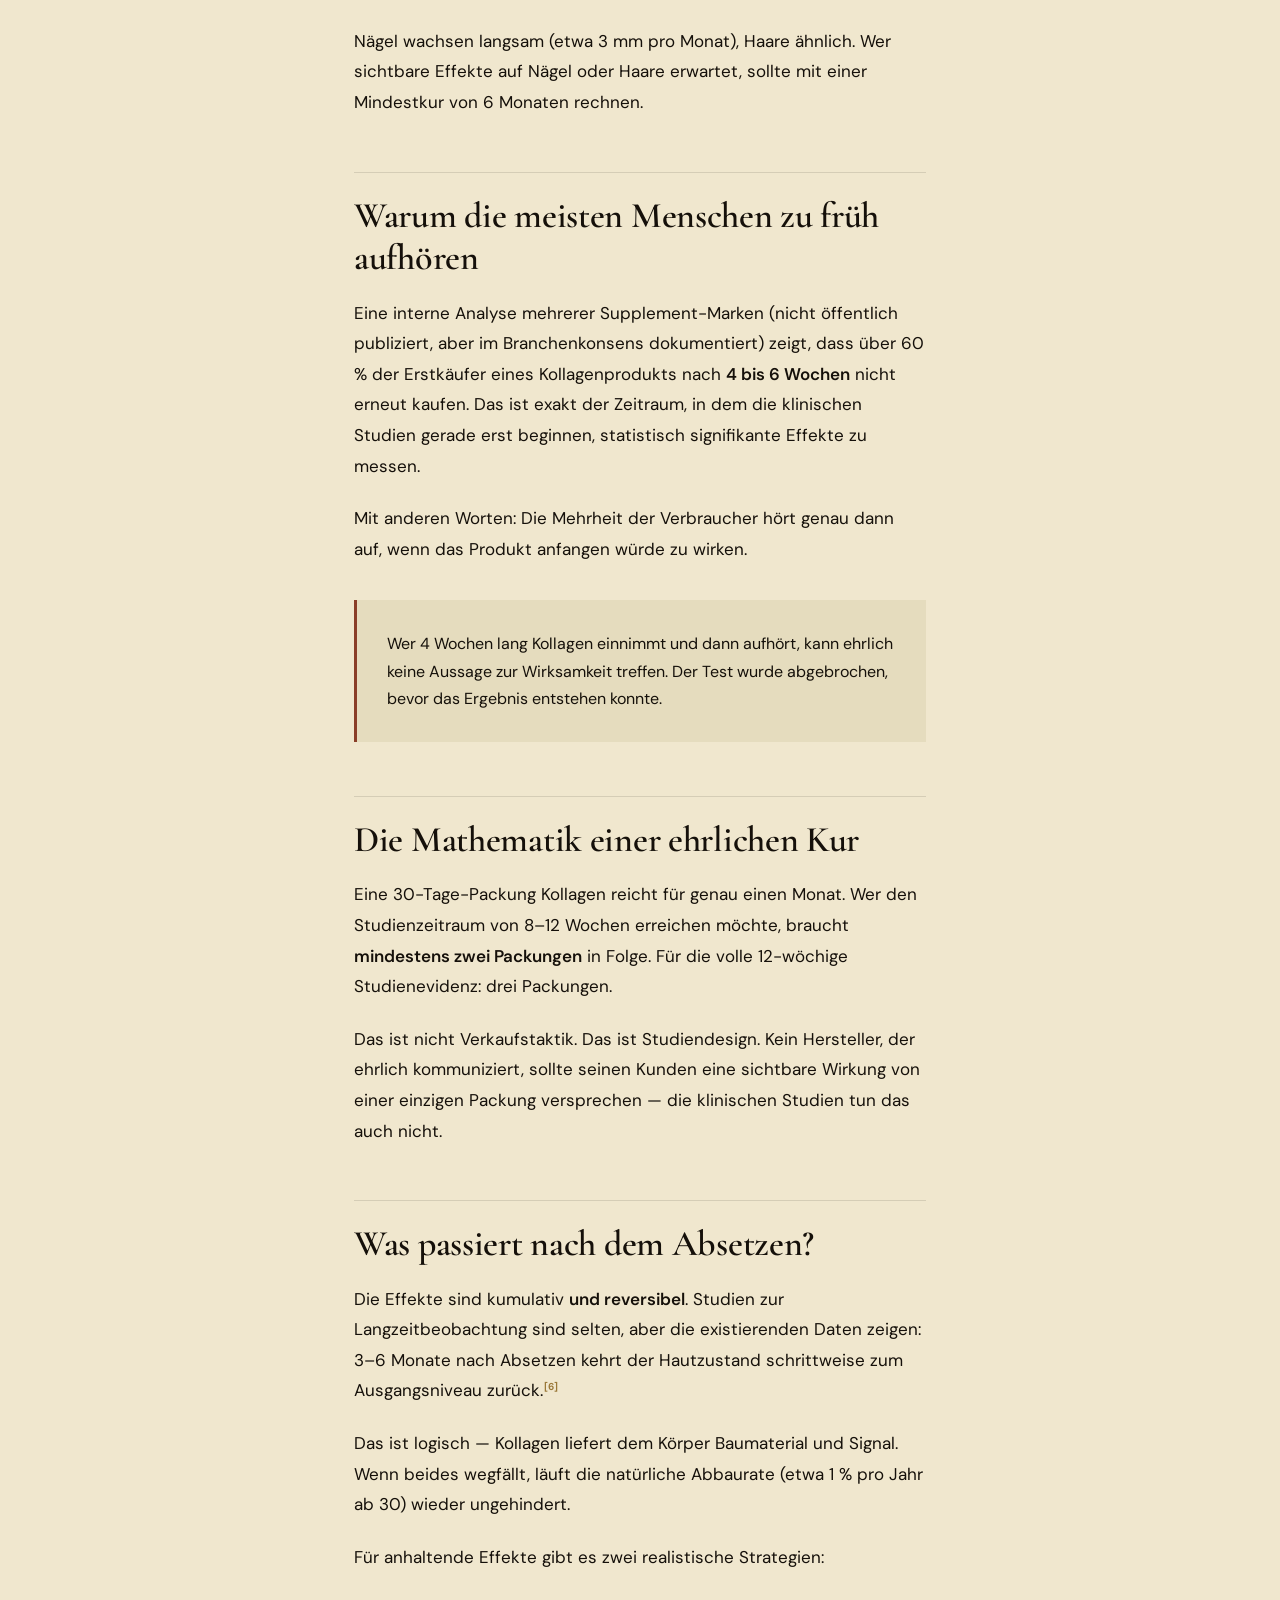
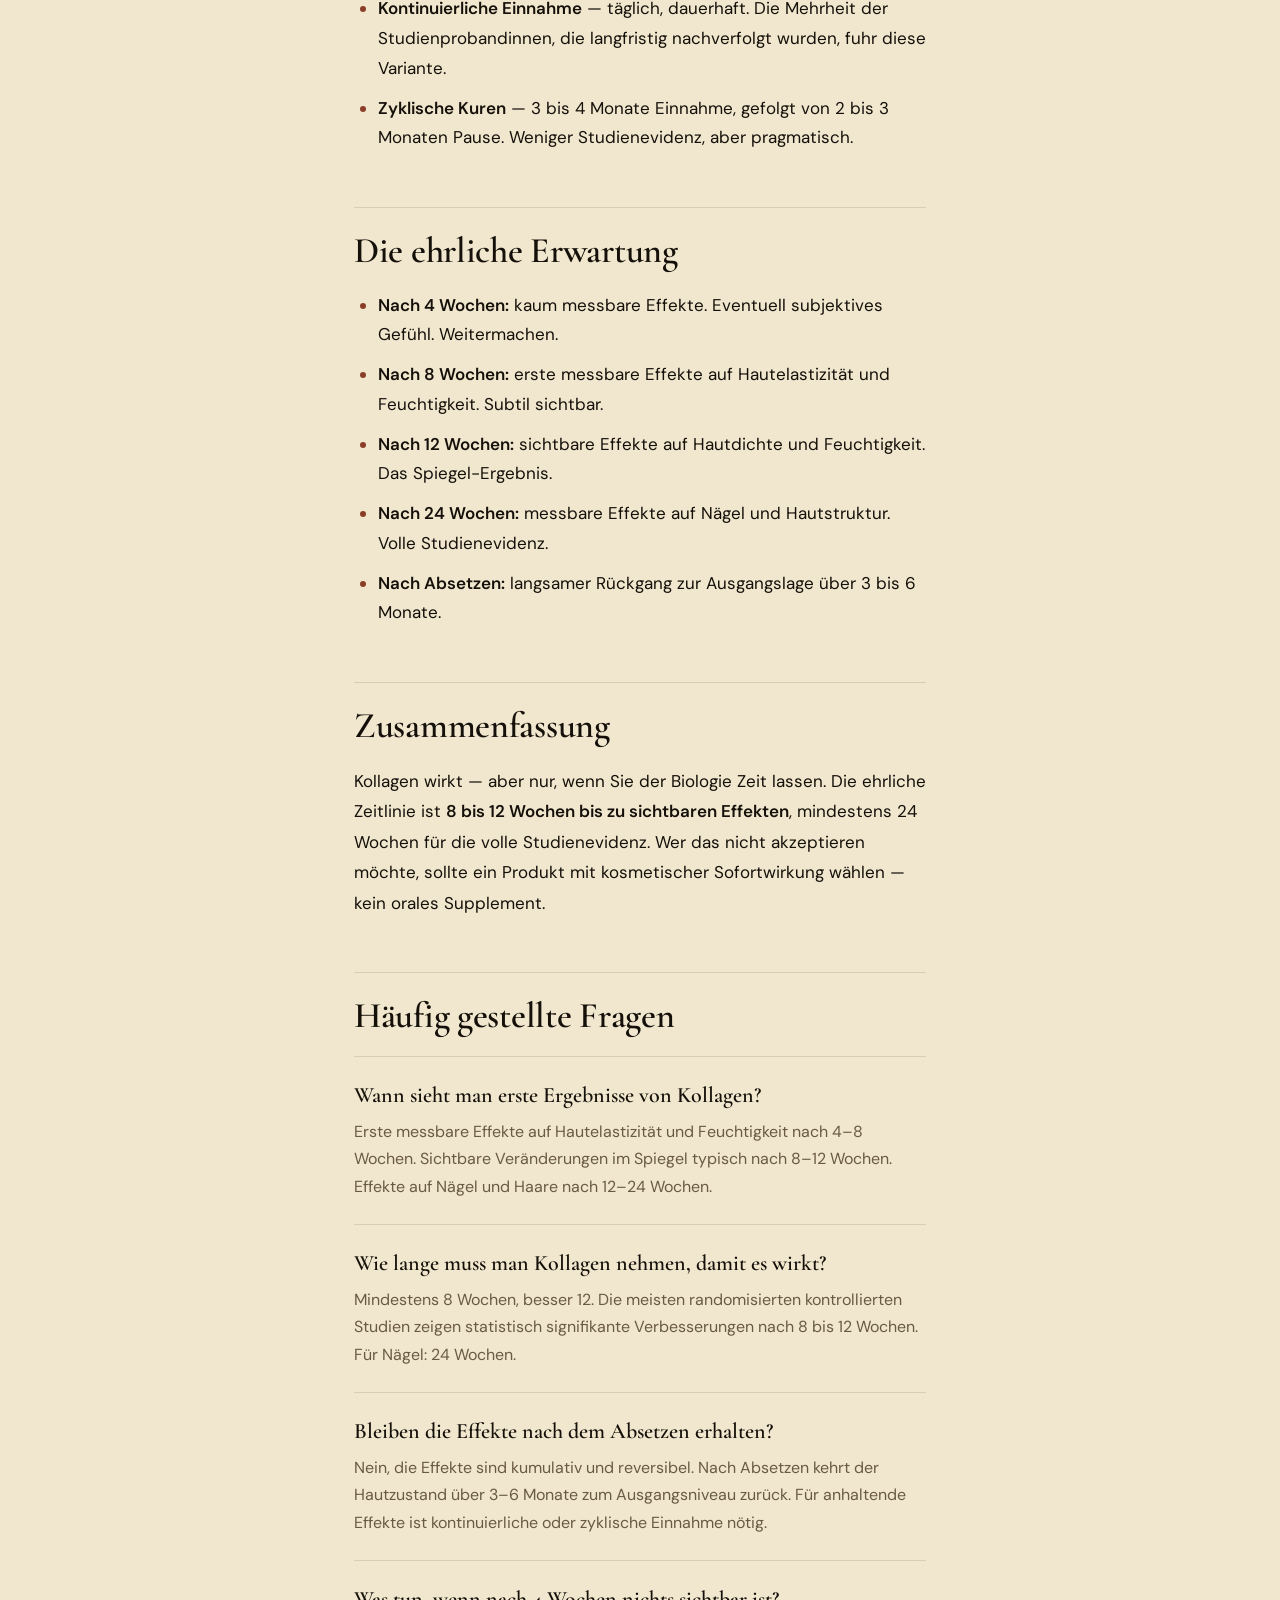
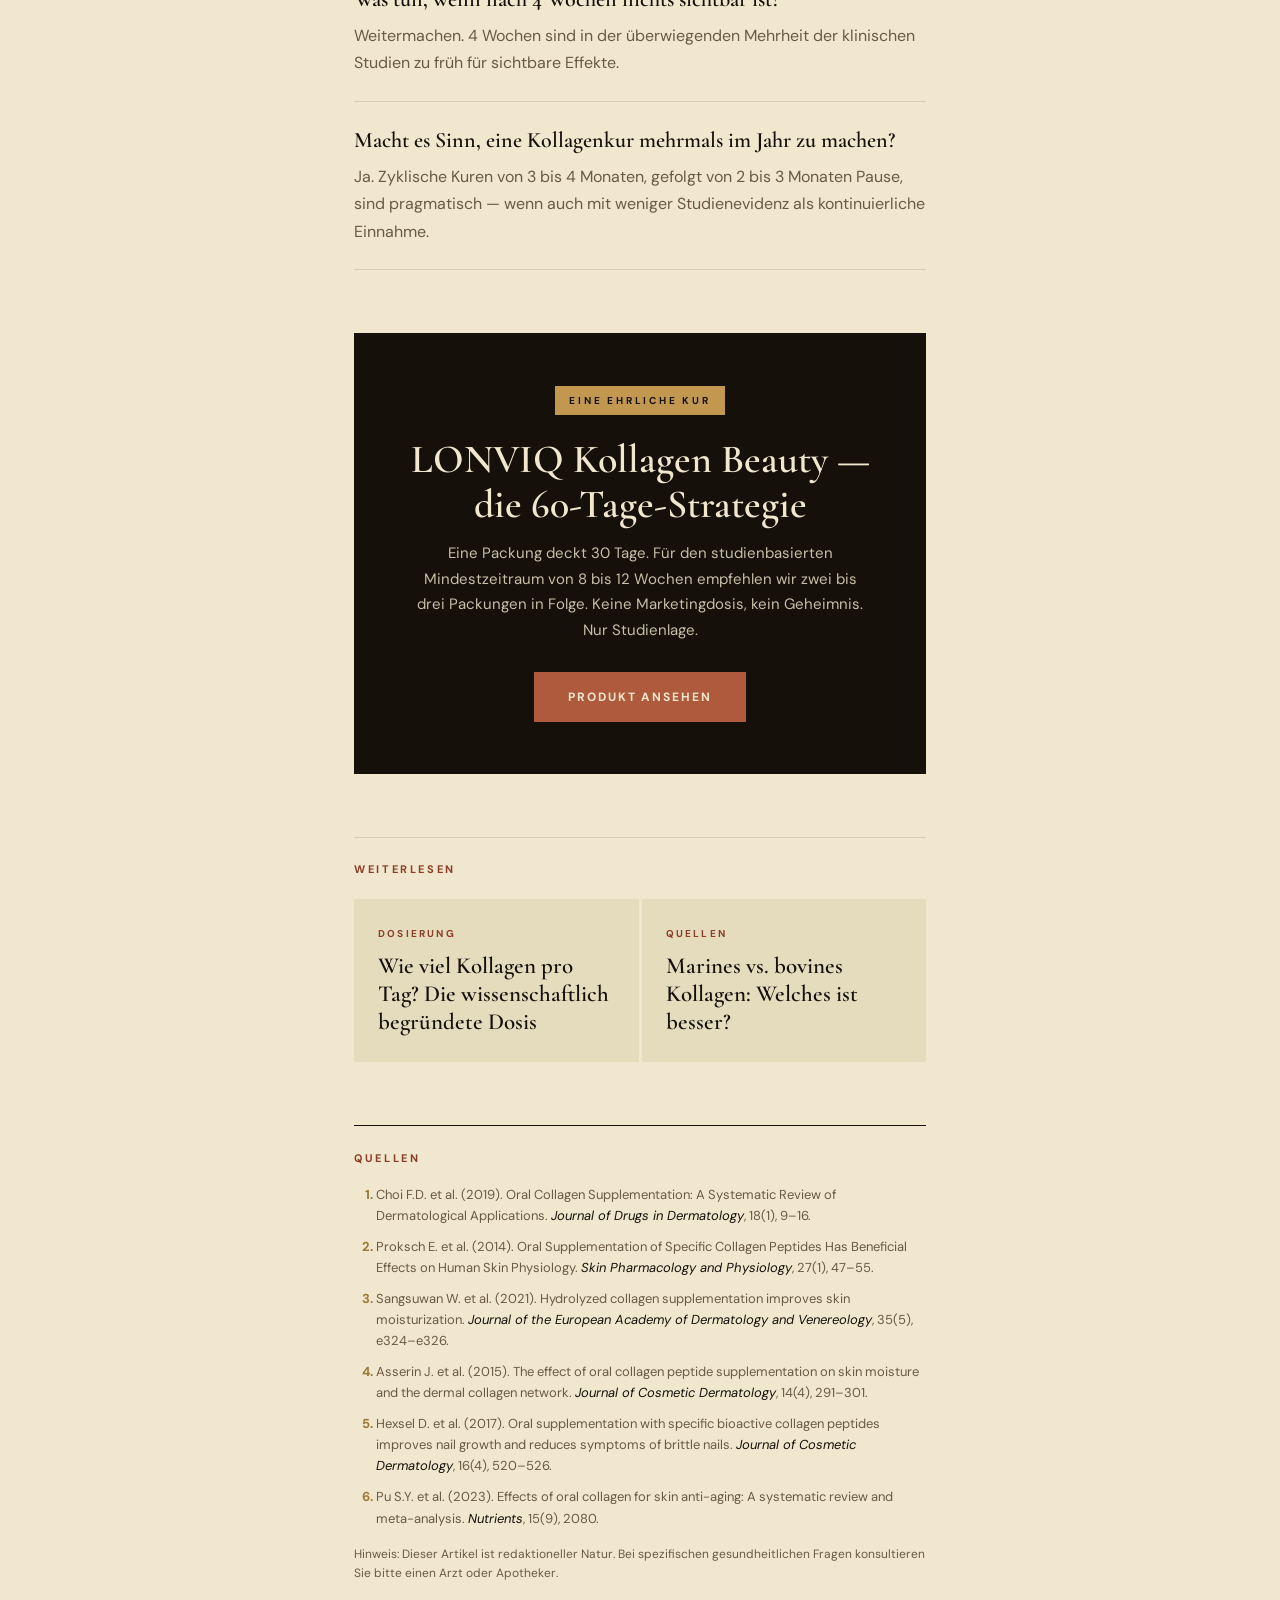
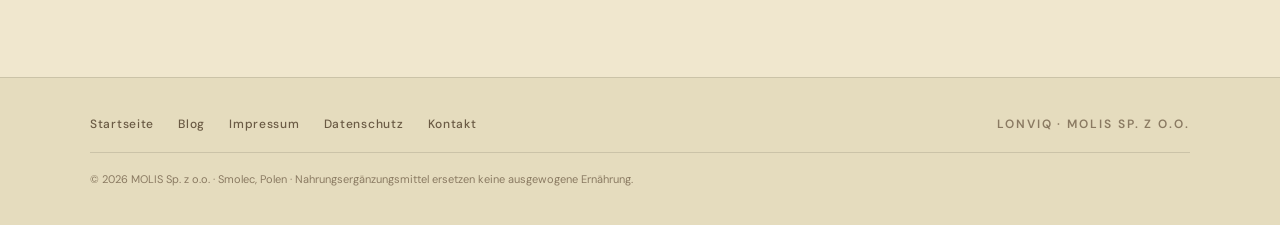
<file: blog/wann-sieht-man-kollagen-ergebnisse.html>
<!DOCTYPE html>
<html lang="de">
<head>
<meta charset="UTF-8">
<meta name="viewport" content="width=device-width, initial-scale=1.0">
<title>Wann sieht man Ergebnisse von Kollagen? Die Wahrheit über die Zeitlinie | LONVIQ</title>
<meta name="description" content="4 Wochen? 12 Wochen? Was klinische Studien zu Hautelastizität, Faltentiefe und Nagelwachstum zeigen — und warum die meisten Menschen zu früh aufhören.">
<link rel="canonical" href="https://lonviq.com/blog/wann-sieht-man-kollagen-ergebnisse.html">
<link rel="alternate" hreflang="de" href="https://lonviq.com/blog/wann-sieht-man-kollagen-ergebnisse.html">
<link rel="alternate" hreflang="en" href="https://lonviq.com/blog/when-do-you-see-collagen-results.html">
<link rel="alternate" hreflang="x-default" href="https://lonviq.com/blog/wann-sieht-man-kollagen-ergebnisse.html">

<link rel="preconnect" href="https://fonts.googleapis.com">
<link rel="preconnect" href="https://fonts.gstatic.com" crossorigin>
<link href="https://fonts.googleapis.com/css2?family=Cormorant+Garamond:wght@400;500;600&family=Barlow+Condensed:wght@400;500;600&family=DM+Sans:wght@400;500;600&display=swap" rel="stylesheet">
<link rel="stylesheet" href="blog.css">

<script type="application/ld+json">
{
  "@context": "https://schema.org",
  "@type": "Article",
  "headline": "Wann sieht man Ergebnisse von Kollagen? Die Wahrheit über die Zeitlinie",
  "description": "Was klinische Studien zu Hautelastizität, Faltentiefe und Nagelwachstum zeigen — und warum die meisten Menschen zu früh aufhören.",
  "datePublished": "2026-06-17",
  "dateModified": "2026-06-17",
  "author": {"@type": "Organization", "name": "LONVIQ", "url": "https://lonviq.com"},
  "publisher": {"@type": "Organization", "name": "LONVIQ", "url": "https://lonviq.com"},
  "mainEntityOfPage": "https://lonviq.com/blog/wann-sieht-man-kollagen-ergebnisse.html",
  "inLanguage": "de-DE",
  "about": [
    {"@type": "Thing", "name": "Kollagen"},
    {"@type": "Thing", "name": "Hautelastizität"},
    {"@type": "Thing", "name": "Nahrungsergänzungsmittel"}
  ]
}
</script>

<script type="application/ld+json">
{
  "@context": "https://schema.org",
  "@type": "FAQPage",
  "mainEntity": [
    {
      "@type": "Question",
      "name": "Wann sieht man erste Ergebnisse von Kollagen?",
      "acceptedAnswer": {
        "@type": "Answer",
        "text": "Die ersten messbaren Effekte auf Hautelastizität und Hautfeuchtigkeit treten in klinischen Studien typischerweise nach 4 bis 8 Wochen auf. Sichtbare Veränderungen, die im Spiegel wahrnehmbar sind, brauchen meist 8 bis 12 Wochen. Effekte auf Nägel und Haare sind tendenziell langsamer und brauchen 12 bis 24 Wochen."
      }
    },
    {
      "@type": "Question",
      "name": "Wie lange muss man Kollagen nehmen, damit es wirkt?",
      "acceptedAnswer": {
        "@type": "Answer",
        "text": "Mindestens 8 Wochen, besser 12. Die meisten randomisierten kontrollierten Studien zeigen statistisch signifikante Verbesserungen nach 8 bis 12 Wochen kontinuierlicher Einnahme. Für Nägel sind 24 Wochen typisch."
      }
    },
    {
      "@type": "Question",
      "name": "Bleiben die Effekte nach dem Absetzen erhalten?",
      "acceptedAnswer": {
        "@type": "Answer",
        "text": "Nein, die Effekte sind kumulativ und reversibel. Nach Absetzen kehrt der Hautzustand über mehrere Monate hinweg zum Ausgangsniveau zurück. Für anhaltende Effekte ist eine kontinuierliche Einnahme nötig — oder zumindest zyklische Kuren von 3 bis 4 Monaten."
      }
    },
    {
      "@type": "Question",
      "name": "Was tun, wenn nach 4 Wochen nichts sichtbar ist?",
      "acceptedAnswer": {
        "@type": "Answer",
        "text": "Weitermachen. 4 Wochen sind in der überwiegenden Mehrheit der klinischen Studien zu früh für sichtbare Effekte. Die ehrliche Aussage ist: Wer nach 4 Wochen aufhört, sieht keine Ergebnisse — nicht weil das Produkt nicht wirkt, sondern weil die Zeit nicht gereicht hat."
      }
    }
  ]
}
</script>
</head>
<body>

<nav class="nav">
  <div class="nav-inner">
    <a href="/" class="logo">LONVIQ</a>
    <div class="nav-links">
      <a href="/#produkt">Produkt</a>
      <a href="/blog/">Blog</a>
      <a href="/#about">Über uns</a>
      <a href="when-do-you-see-collagen-results.html" class="lang-toggle">EN</a>
    </div>
  </div>
</nav>

<article class="article">

  <div class="eyebrow">Erwartungen · Zeitlinie</div>
  <h1>Wann sieht man Ergebnisse von Kollagen?</h1>
  <p class="lede">Die meisten Menschen hören nach 4 Wochen auf. Das ist genau dann, wenn die klinischen Studien gerade erst messbare Effekte zu zeigen beginnen. Eine ehrliche Zeitlinie, basierend auf der Studienlage.</p>

  <div class="meta">
    <span>17. Juni 2026</span>
    <span>7 Min. Lesezeit</span>
    <span>Quellen: 6</span>
  </div>

  <p>Niemand möchte das hören. Wir leben in einer Welt, in der ein Online-Bestellung am nächsten Tag eintrifft, Streamingdienste sofort starten und ein Like binnen Sekunden vergeben wird. Die Biologie der Haut funktioniert nicht so.</p>

  <p>Wer ein Kollagenpräparat kauft und nach 14 Tagen prüft, ob etwas „passiert" ist, betreibt biologisch sinnloses Verhalten. Die Daten dazu sind eindeutig — und sie sind die wichtigste Information vor dem Kauf eines Kollagenprodukts.</p>

  <h2>Was passiert in den ersten Wochen?</h2>

  <p>Wenn Sie Kollagenpeptide einnehmen, läuft im Körper ein mehrstufiger Prozess ab:</p>

  <ol>
    <li><strong>Verdauung (Stunden):</strong> Die Peptide werden in Aminosäuren und kleine Di-/Tripeptide zerlegt und über den Darm aufgenommen.</li>
    <li><strong>Zirkulation (Tage):</strong> Bioaktive Peptidsequenzen wie Pro-Hyp und Hyp-Gly zirkulieren im Blut und erreichen die Haut.</li>
    <li><strong>Signal an Fibroblasten (Wochen):</strong> Diese Peptide stimulieren die Fibroblasten — die kollagenproduzierenden Zellen der Dermis — zur erhöhten Produktion von körpereigenem Kollagen, Elastin und Hyaluronsäure.</li>
    <li><strong>Strukturveränderung (Monate):</strong> Die neue Kollagenmatrix integriert sich in die Dermis. Hautelastizität, Festigkeit und Hydration verbessern sich messbar.</li>
  </ol>

  <p>Der Punkt: Schritt 4 — das, was Sie eigentlich sehen wollen — ist der langsamste. Die menschliche Haut erneuert sich nicht in zwei Wochen. Die Dermis braucht Monate.</p>

  <h2>Die Zeitlinie laut Studien</h2>

  <h3>Woche 1–4: Subjektive Wahrnehmung, wenig Sichtbares</h3>

  <p>In den ersten vier Wochen berichten manche Probandinnen in Studien über ein subjektives Gefühl von „glatterer" Haut, leicht verbesserte Hautfeuchtigkeit oder ein „strafferes" Hautgefühl. <strong>Messbare, statistisch signifikante Veränderungen</strong> sind in diesem Zeitraum jedoch in der Mehrheit der Studien nicht zu beobachten.<sup>[1]</sup></p>

  <p>Anders gesagt: Was Sie nach 2–4 Wochen wahrnehmen, ist häufig Placebo, verstärkt durch erhöhte Achtsamkeit für die eigene Haut. Das ist nicht schlimm — aber es ist nicht das, wofür Sie das Produkt gekauft haben.</p>

  <h3>Woche 4–8: Erste messbare Effekte</h3>

  <p>Hier beginnt die Datenlage robuster zu werden. Die Studie von Proksch et al. (2014) zeigte nach 8 Wochen mit 2,5 g Verisol® eine statistisch signifikante Verbesserung der Hautelastizität.<sup>[2]</sup> Eine weitere Studie von Sangsuwan et al. (2021) mit hydrolysiertem Kollagen demonstrierte ab Woche 6 erste messbare Effekte auf Hautfeuchtigkeit.<sup>[3]</sup></p>

  <p>In dieser Phase werden die Effekte mit Geräten messbar (Cutometer, Corneometer). Im Spiegel selbst sind sie für die meisten Menschen jedoch noch zu subtil.</p>

  <h3>Woche 8–12: Sichtbare Veränderungen</h3>

  <p>Das ist die Phase, in der die meisten klinischen Studien ihre Hauptergebnisse messen. Asserin et al. (2015) dokumentierten nach 12 Wochen mit 10 g Peptan® einen 28-prozentigen Anstieg der Hautfeuchtigkeit und sichtbare Verbesserungen der Hautdichte in der Dermis.<sup>[4]</sup></p>

  <div class="number-hero">
    <div class="number">8–12<span class="number-unit">Wo.</span></div>
    <div class="number-label">Zeitfenster sichtbarer Effekte</div>
  </div>

  <p>Das ist das ehrlichste Versprechen, das ein Kollagenprodukt machen kann: messbare Effekte nach 8 Wochen, sichtbare Effekte nach 12.</p>

  <h3>Woche 12–24: Effekte auf Nägel und Hautstruktur</h3>

  <p>Hexsel et al. (2017) zeigten in einer 24-wöchigen Studie: 12 % schnelleres Nagelwachstum und 42 % weniger eingerissene Nägel.<sup>[5]</sup> Der entscheidende Punkt: <strong>Diese Effekte waren erst nach 24 Wochen voll ausgeprägt</strong>, nicht nach 12.</p>

  <p>Nägel wachsen langsam (etwa 3 mm pro Monat), Haare ähnlich. Wer sichtbare Effekte auf Nägel oder Haare erwartet, sollte mit einer Mindestkur von 6 Monaten rechnen.</p>

  <h2>Warum die meisten Menschen zu früh aufhören</h2>

  <p>Eine interne Analyse mehrerer Supplement-Marken (nicht öffentlich publiziert, aber im Branchenkonsens dokumentiert) zeigt, dass über 60 % der Erstkäufer eines Kollagenprodukts nach <strong>4 bis 6 Wochen</strong> nicht erneut kaufen. Das ist exakt der Zeitraum, in dem die klinischen Studien gerade erst beginnen, statistisch signifikante Effekte zu messen.</p>

  <p>Mit anderen Worten: Die Mehrheit der Verbraucher hört genau dann auf, wenn das Produkt anfangen würde zu wirken.</p>

  <div class="callout">
    Wer 4 Wochen lang Kollagen einnimmt und dann aufhört, kann ehrlich keine Aussage zur Wirksamkeit treffen. Der Test wurde abgebrochen, bevor das Ergebnis entstehen konnte.
  </div>

  <h2>Die Mathematik einer ehrlichen Kur</h2>

  <p>Eine 30-Tage-Packung Kollagen reicht für genau einen Monat. Wer den Studienzeitraum von 8–12 Wochen erreichen möchte, braucht <strong>mindestens zwei Packungen</strong> in Folge. Für die volle 12-wöchige Studienevidenz: drei Packungen.</p>

  <p>Das ist nicht Verkaufstaktik. Das ist Studiendesign. Kein Hersteller, der ehrlich kommuniziert, sollte seinen Kunden eine sichtbare Wirkung von einer einzigen Packung versprechen — die klinischen Studien tun das auch nicht.</p>

  <h2>Was passiert nach dem Absetzen?</h2>

  <p>Die Effekte sind kumulativ <strong>und reversibel</strong>. Studien zur Langzeitbeobachtung sind selten, aber die existierenden Daten zeigen: 3–6 Monate nach Absetzen kehrt der Hautzustand schrittweise zum Ausgangsniveau zurück.<sup>[6]</sup></p>

  <p>Das ist logisch — Kollagen liefert dem Körper Baumaterial und Signal. Wenn beides wegfällt, läuft die natürliche Abbaurate (etwa 1 % pro Jahr ab 30) wieder ungehindert.</p>

  <p>Für anhaltende Effekte gibt es zwei realistische Strategien:</p>

  <ul>
    <li><strong>Kontinuierliche Einnahme</strong> — täglich, dauerhaft. Die Mehrheit der Studienprobandinnen, die langfristig nachverfolgt wurden, fuhr diese Variante.</li>
    <li><strong>Zyklische Kuren</strong> — 3 bis 4 Monate Einnahme, gefolgt von 2 bis 3 Monaten Pause. Weniger Studienevidenz, aber pragmatisch.</li>
  </ul>

  <h2>Die ehrliche Erwartung</h2>

  <ul>
    <li><strong>Nach 4 Wochen:</strong> kaum messbare Effekte. Eventuell subjektives Gefühl. Weitermachen.</li>
    <li><strong>Nach 8 Wochen:</strong> erste messbare Effekte auf Hautelastizität und Feuchtigkeit. Subtil sichtbar.</li>
    <li><strong>Nach 12 Wochen:</strong> sichtbare Effekte auf Hautdichte und Feuchtigkeit. Das Spiegel-Ergebnis.</li>
    <li><strong>Nach 24 Wochen:</strong> messbare Effekte auf Nägel und Hautstruktur. Volle Studienevidenz.</li>
    <li><strong>Nach Absetzen:</strong> langsamer Rückgang zur Ausgangslage über 3 bis 6 Monate.</li>
  </ul>

  <h2>Zusammenfassung</h2>

  <p>Kollagen wirkt — aber nur, wenn Sie der Biologie Zeit lassen. Die ehrliche Zeitlinie ist <strong>8 bis 12 Wochen bis zu sichtbaren Effekten</strong>, mindestens 24 Wochen für die volle Studienevidenz. Wer das nicht akzeptieren möchte, sollte ein Produkt mit kosmetischer Sofortwirkung wählen — kein orales Supplement.</p>

  <h2>Häufig gestellte Fragen</h2>

  <div class="faq">
    <div class="faq-item">
      <div class="faq-q">Wann sieht man erste Ergebnisse von Kollagen?</div>
      <div class="faq-a">Erste messbare Effekte auf Hautelastizität und Feuchtigkeit nach 4–8 Wochen. Sichtbare Veränderungen im Spiegel typisch nach 8–12 Wochen. Effekte auf Nägel und Haare nach 12–24 Wochen.</div>
    </div>
    <div class="faq-item">
      <div class="faq-q">Wie lange muss man Kollagen nehmen, damit es wirkt?</div>
      <div class="faq-a">Mindestens 8 Wochen, besser 12. Die meisten randomisierten kontrollierten Studien zeigen statistisch signifikante Verbesserungen nach 8 bis 12 Wochen. Für Nägel: 24 Wochen.</div>
    </div>
    <div class="faq-item">
      <div class="faq-q">Bleiben die Effekte nach dem Absetzen erhalten?</div>
      <div class="faq-a">Nein, die Effekte sind kumulativ und reversibel. Nach Absetzen kehrt der Hautzustand über 3–6 Monate zum Ausgangsniveau zurück. Für anhaltende Effekte ist kontinuierliche oder zyklische Einnahme nötig.</div>
    </div>
    <div class="faq-item">
      <div class="faq-q">Was tun, wenn nach 4 Wochen nichts sichtbar ist?</div>
      <div class="faq-a">Weitermachen. 4 Wochen sind in der überwiegenden Mehrheit der klinischen Studien zu früh für sichtbare Effekte.</div>
    </div>
    <div class="faq-item">
      <div class="faq-q">Macht es Sinn, eine Kollagenkur mehrmals im Jahr zu machen?</div>
      <div class="faq-a">Ja. Zyklische Kuren von 3 bis 4 Monaten, gefolgt von 2 bis 3 Monaten Pause, sind pragmatisch — wenn auch mit weniger Studienevidenz als kontinuierliche Einnahme.</div>
    </div>
  </div>

  <!-- PRODUCT CTA -->
  <div class="product-cta">
    <div class="eyebrow">Eine ehrliche Kur</div>
    <h3>LONVIQ Kollagen Beauty — die 60-Tage-Strategie</h3>
    <p>Eine Packung deckt 30 Tage. Für den studienbasierten Mindestzeitraum von 8 bis 12 Wochen empfehlen wir zwei bis drei Packungen in Folge. Keine Marketingdosis, kein Geheimnis. Nur Studienlage.</p>
    <a href="/#produkt" class="btn">Produkt ansehen</a>
  </div>

  <!-- RELATED -->
  <div class="related">
    <div class="related-title">Weiterlesen</div>
    <div class="related-grid">
      <a href="wie-viel-kollagen-pro-tag.html" class="related-card">
        <div class="card-eyebrow">Dosierung</div>
        <div class="card-title">Wie viel Kollagen pro Tag? Die wissenschaftlich begründete Dosis</div>
      </a>
      <a href="marines-vs-bovines-kollagen.html" class="related-card">
        <div class="card-eyebrow">Quellen</div>
        <div class="card-title">Marines vs. bovines Kollagen: Welches ist besser?</div>
      </a>
    </div>
  </div>

  <!-- SOURCES -->
  <div class="sources">
    <h3>Quellen</h3>
    <ol>
      <li>Choi F.D. et al. (2019). Oral Collagen Supplementation: A Systematic Review of Dermatological Applications. <em>Journal of Drugs in Dermatology</em>, 18(1), 9–16.</li>
      <li>Proksch E. et al. (2014). Oral Supplementation of Specific Collagen Peptides Has Beneficial Effects on Human Skin Physiology. <em>Skin Pharmacology and Physiology</em>, 27(1), 47–55.</li>
      <li>Sangsuwan W. et al. (2021). Hydrolyzed collagen supplementation improves skin moisturization. <em>Journal of the European Academy of Dermatology and Venereology</em>, 35(5), e324–e326.</li>
      <li>Asserin J. et al. (2015). The effect of oral collagen peptide supplementation on skin moisture and the dermal collagen network. <em>Journal of Cosmetic Dermatology</em>, 14(4), 291–301.</li>
      <li>Hexsel D. et al. (2017). Oral supplementation with specific bioactive collagen peptides improves nail growth and reduces symptoms of brittle nails. <em>Journal of Cosmetic Dermatology</em>, 16(4), 520–526.</li>
      <li>Pu S.Y. et al. (2023). Effects of oral collagen for skin anti-aging: A systematic review and meta-analysis. <em>Nutrients</em>, 15(9), 2080.</li>
    </ol>
    <p style="margin-top: 16px; font-size: 12px; color: var(--stone);">
      Hinweis: Dieser Artikel ist redaktioneller Natur. Bei spezifischen gesundheitlichen Fragen konsultieren Sie bitte einen Arzt oder Apotheker.
    </p>
  </div>

</article>

<footer class="footer">
  <div class="footer-inner">
    <div class="footer-row">
      <div>
        <a href="/">Startseite</a>
        <a href="/blog/">Blog</a>
        <a href="/imprint.html">Impressum</a>
        <a href="/privacy.html">Datenschutz</a>
        <a href="mailto:contact@lonviq.com">Kontakt</a>
      </div>
      <div>LONVIQ · MOLIS Sp. z o.o.</div>
    </div>
    <div class="footer-legal">
      © 2026 MOLIS Sp. z o.o. · Smolec, Polen · Nahrungsergänzungsmittel ersetzen keine ausgewogene Ernährung.
    </div>
  </div>
</footer>

</body>
</html>
</file>
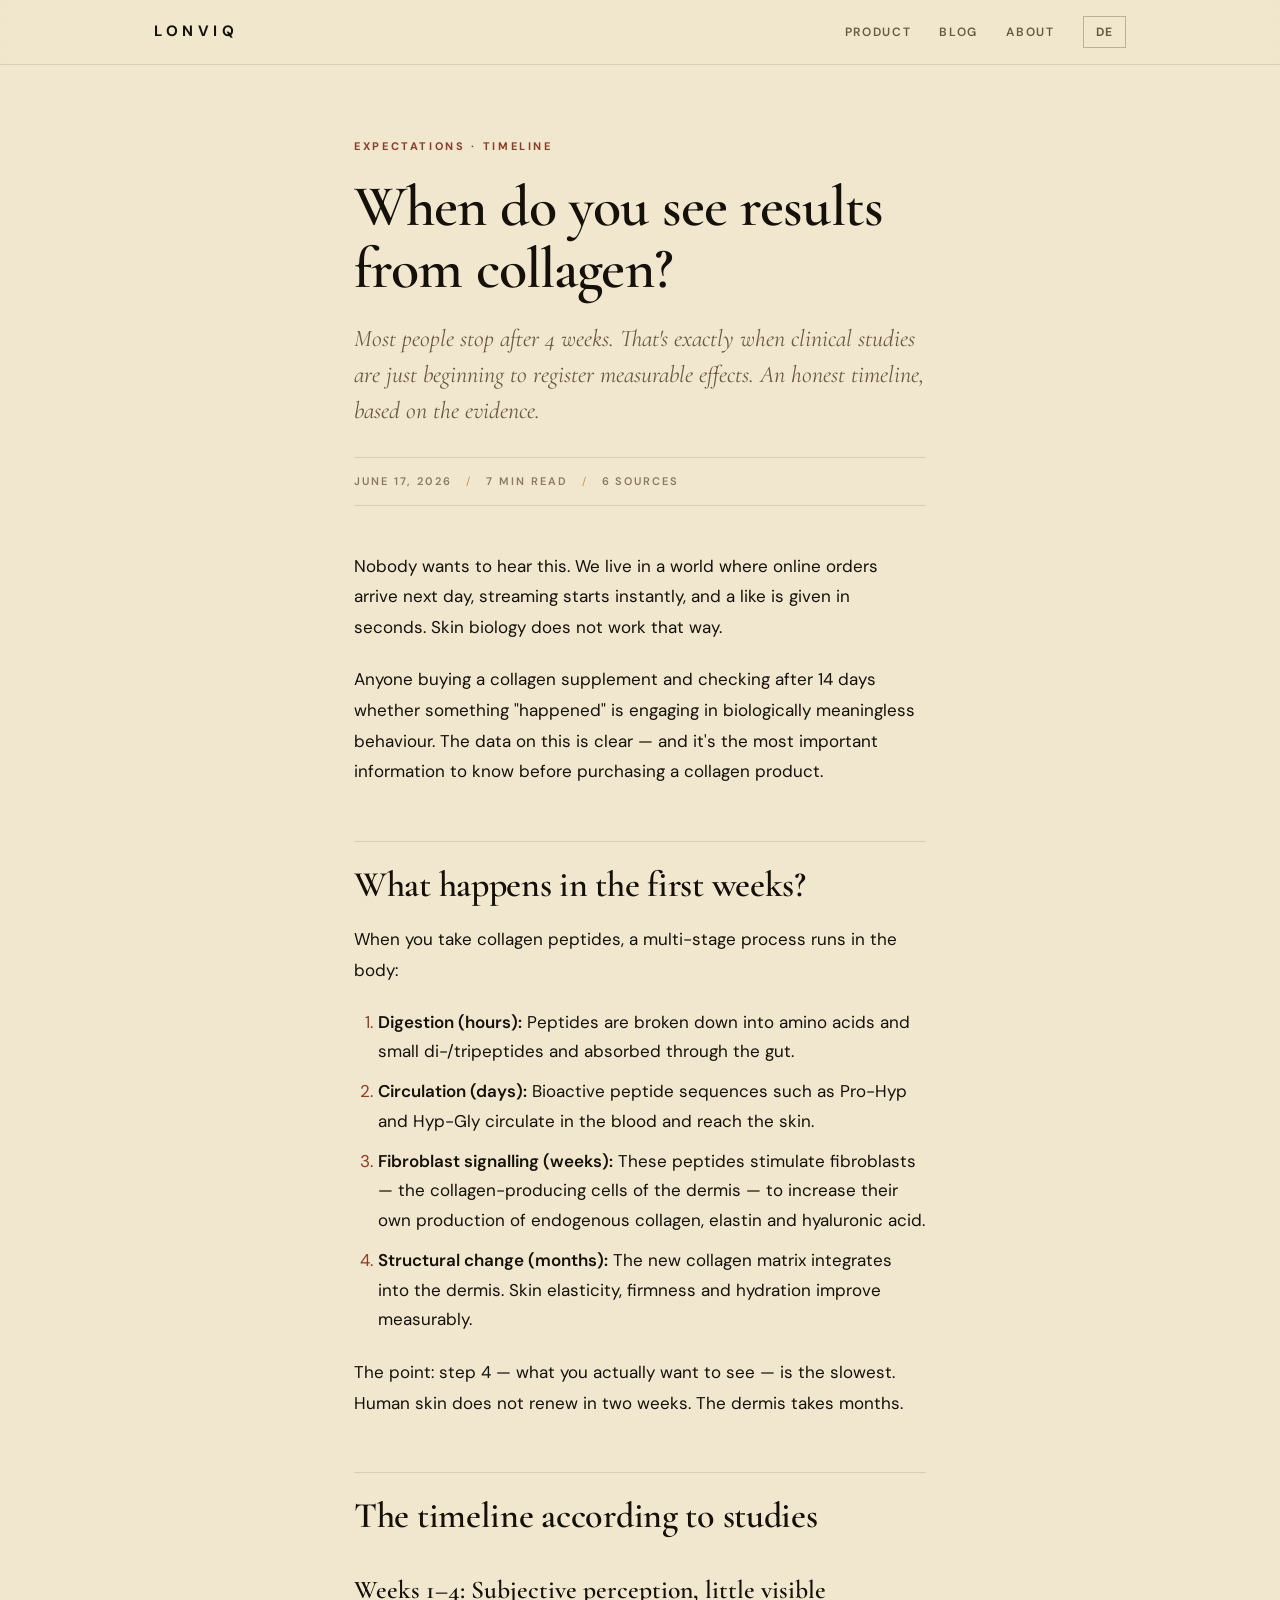
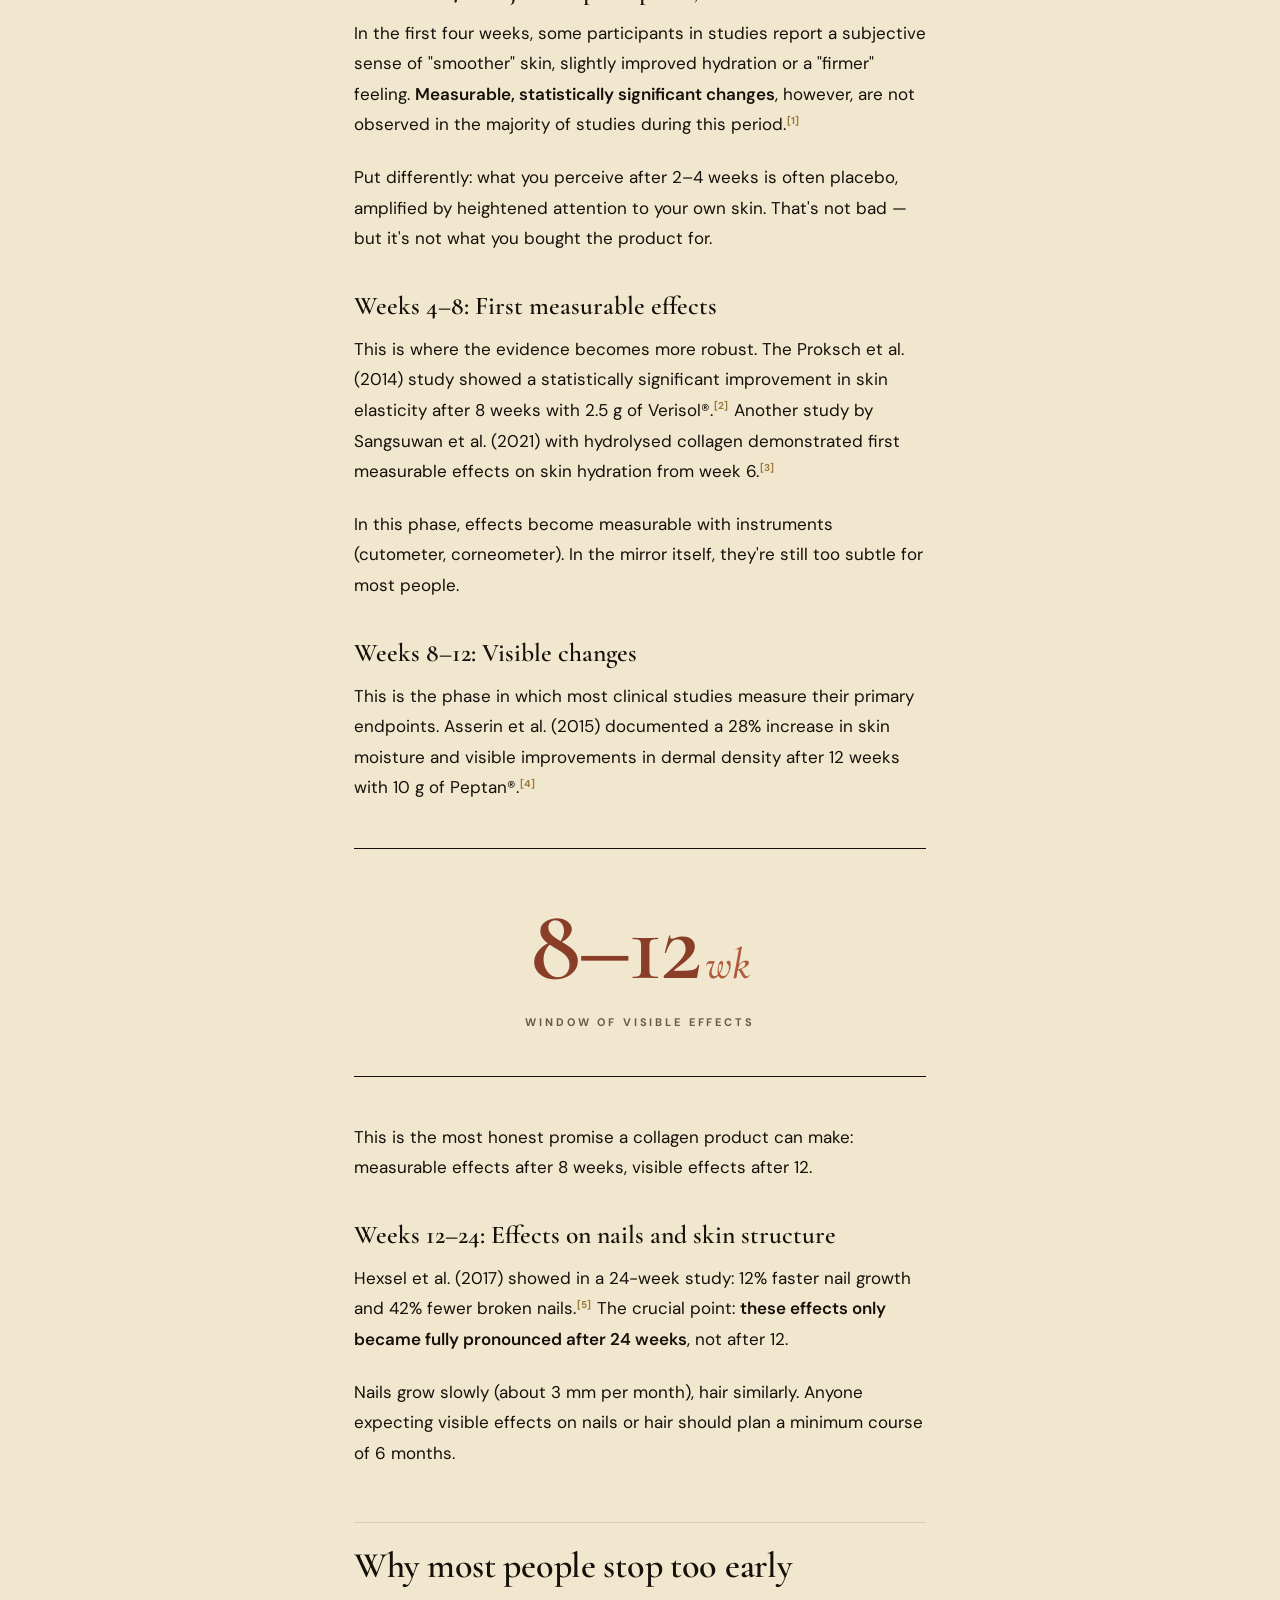
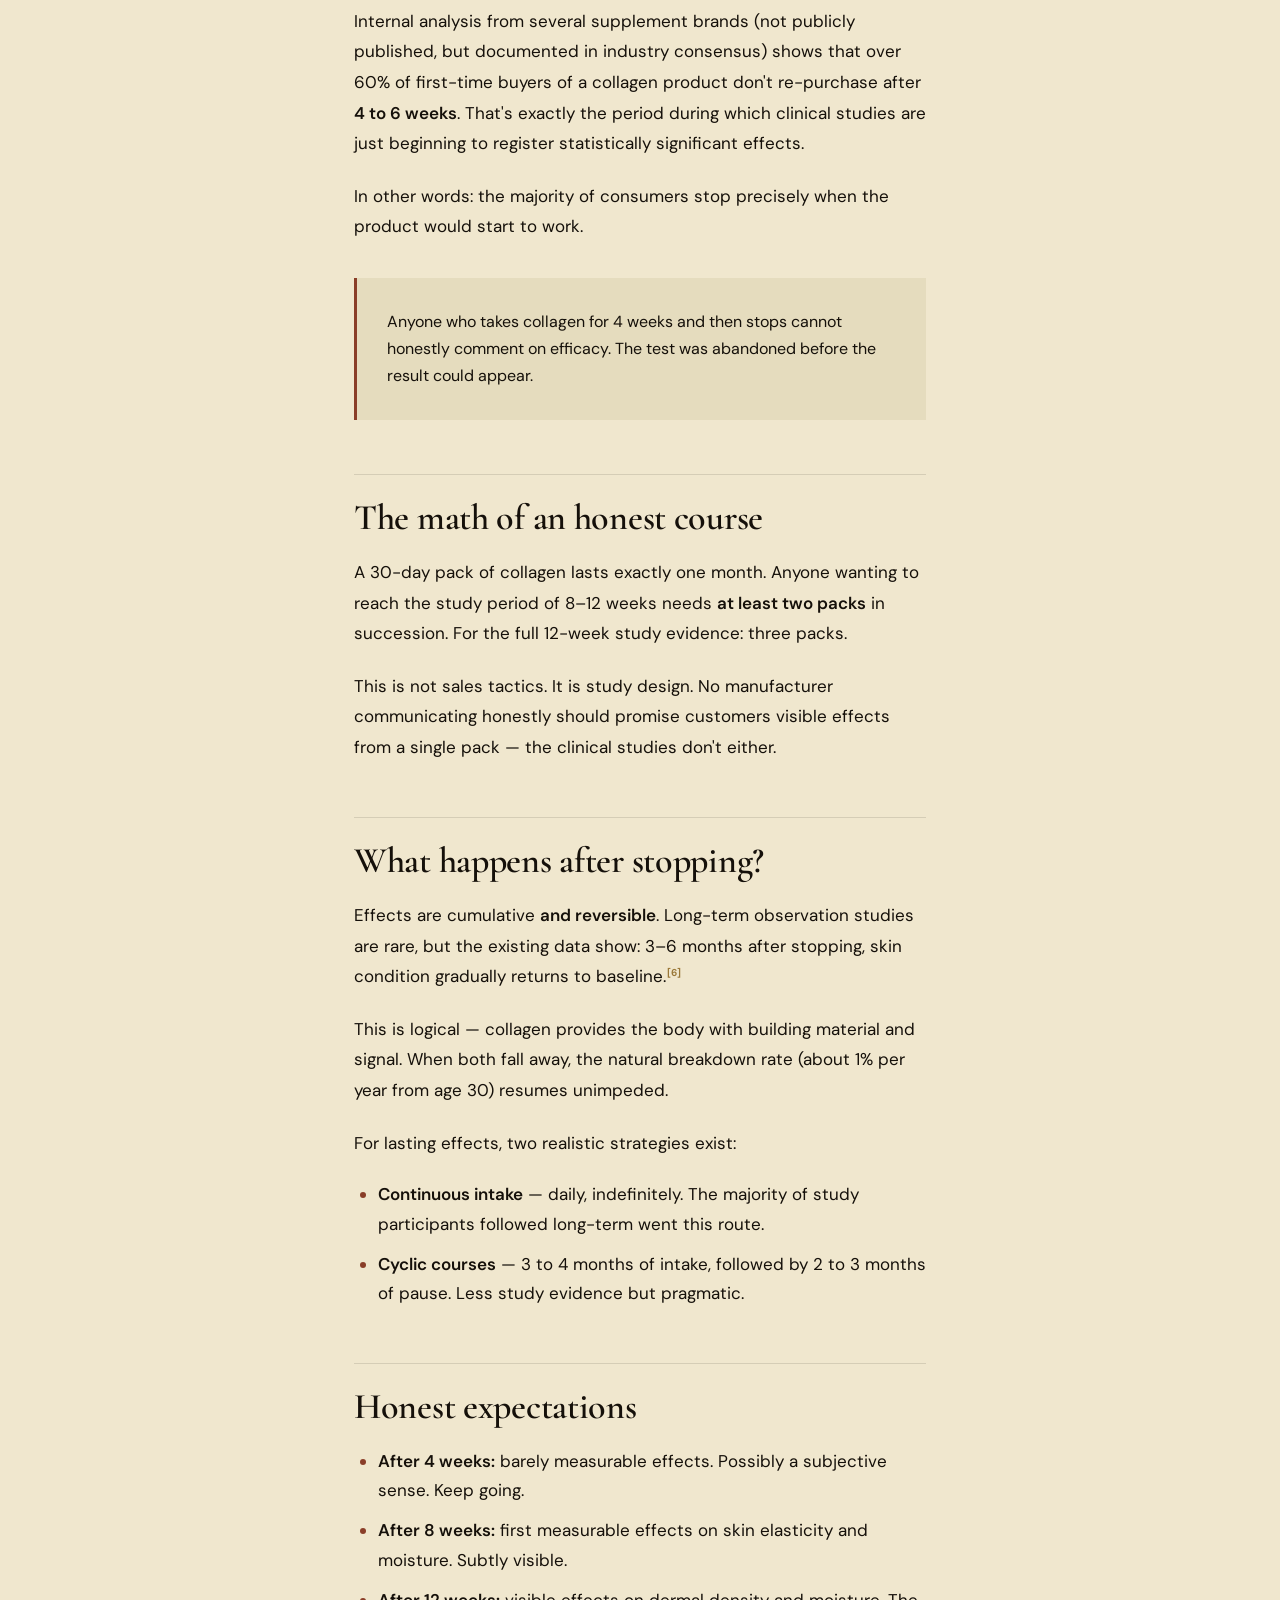
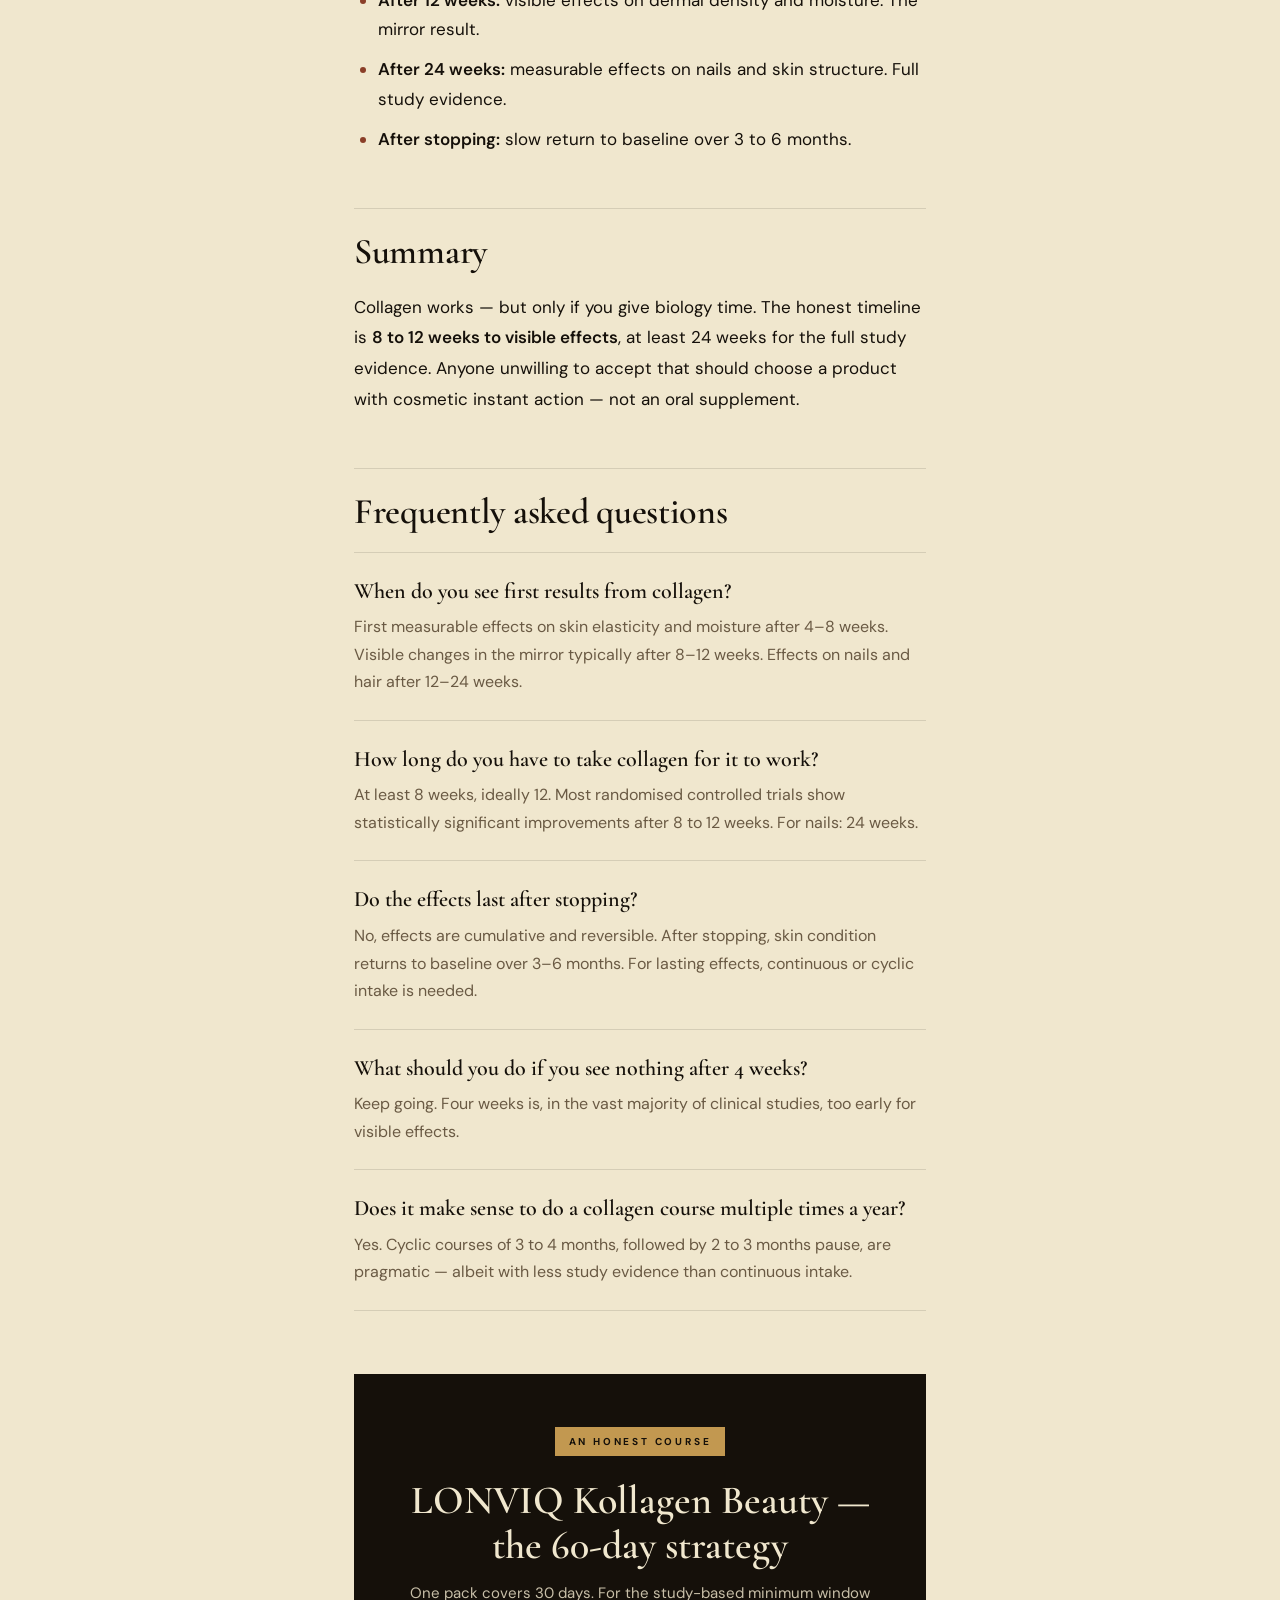
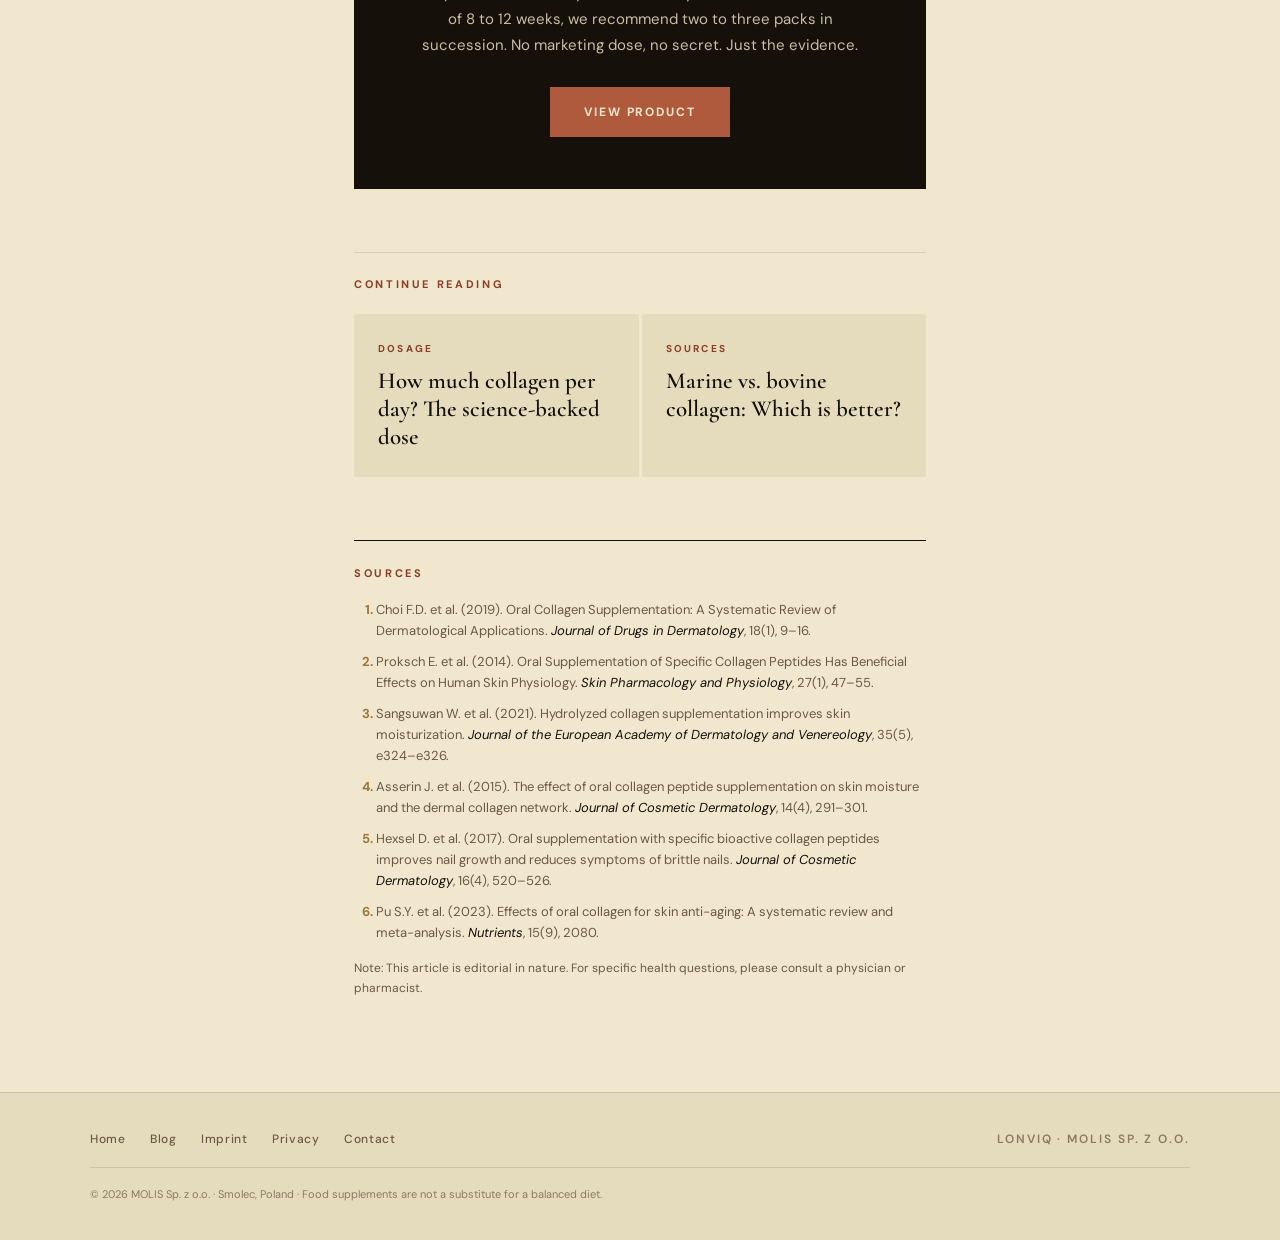
<file: blog/when-do-you-see-collagen-results.html>
<!DOCTYPE html>
<html lang="en">
<head>
<meta charset="UTF-8">
<meta name="viewport" content="width=device-width, initial-scale=1.0">
<title>When Do You See Results From Collagen? The Truth About the Timeline | LONVIQ</title>
<meta name="description" content="4 weeks? 12 weeks? What clinical studies on skin elasticity, wrinkle depth and nail growth actually show — and why most people stop too early.">
<link rel="canonical" href="https://lonviq.com/blog/when-do-you-see-collagen-results.html">
<link rel="alternate" hreflang="de" href="https://lonviq.com/blog/wann-sieht-man-kollagen-ergebnisse.html">
<link rel="alternate" hreflang="en" href="https://lonviq.com/blog/when-do-you-see-collagen-results.html">
<link rel="alternate" hreflang="x-default" href="https://lonviq.com/blog/wann-sieht-man-kollagen-ergebnisse.html">

<link rel="preconnect" href="https://fonts.googleapis.com">
<link rel="preconnect" href="https://fonts.gstatic.com" crossorigin>
<link href="https://fonts.googleapis.com/css2?family=Cormorant+Garamond:wght@400;500;600&family=Barlow+Condensed:wght@400;500;600&family=DM+Sans:wght@400;500;600&display=swap" rel="stylesheet">
<link rel="stylesheet" href="blog.css">

<script type="application/ld+json">
{
  "@context": "https://schema.org",
  "@type": "Article",
  "headline": "When Do You See Results From Collagen? The Truth About the Timeline",
  "description": "What clinical studies on skin elasticity, wrinkle depth and nail growth actually show — and why most people stop too early.",
  "datePublished": "2026-06-17",
  "dateModified": "2026-06-17",
  "author": {"@type": "Organization", "name": "LONVIQ", "url": "https://lonviq.com"},
  "publisher": {"@type": "Organization", "name": "LONVIQ", "url": "https://lonviq.com"},
  "mainEntityOfPage": "https://lonviq.com/blog/when-do-you-see-collagen-results.html",
  "inLanguage": "en",
  "about": [
    {"@type": "Thing", "name": "Collagen"},
    {"@type": "Thing", "name": "Skin elasticity"},
    {"@type": "Thing", "name": "Dietary supplements"}
  ]
}
</script>

<script type="application/ld+json">
{
  "@context": "https://schema.org",
  "@type": "FAQPage",
  "mainEntity": [
    {
      "@type": "Question",
      "name": "When do you see first results from collagen?",
      "acceptedAnswer": {
        "@type": "Answer",
        "text": "First measurable effects on skin elasticity and moisture typically appear in clinical studies after 4 to 8 weeks. Visible changes perceptible in the mirror usually take 8 to 12 weeks. Effects on nails and hair tend to be slower and take 12 to 24 weeks."
      }
    },
    {
      "@type": "Question",
      "name": "How long do you have to take collagen for it to work?",
      "acceptedAnswer": {
        "@type": "Answer",
        "text": "At least 8 weeks, ideally 12. Most randomised controlled trials show statistically significant improvements after 8 to 12 weeks of continuous intake. For nails, 24 weeks is typical."
      }
    },
    {
      "@type": "Question",
      "name": "Do the effects last after stopping?",
      "acceptedAnswer": {
        "@type": "Answer",
        "text": "No. Effects are cumulative and reversible. After stopping, the skin condition returns to baseline over several months. For lasting effects, continuous use is needed — or at least cyclic 3-to-4-month courses."
      }
    },
    {
      "@type": "Question",
      "name": "What should you do if you see nothing after 4 weeks?",
      "acceptedAnswer": {
        "@type": "Answer",
        "text": "Keep going. Four weeks is, in the vast majority of clinical studies, too early for visible effects. The honest answer: anyone who stops after 4 weeks sees no results — not because the product doesn't work, but because there hasn't been enough time."
      }
    }
  ]
}
</script>
</head>
<body>

<nav class="nav">
  <div class="nav-inner">
    <a href="/" class="logo">LONVIQ</a>
    <div class="nav-links">
      <a href="/#produkt">Product</a>
      <a href="index-en.html">Blog</a>
      <a href="/#about">About</a>
      <a href="wann-sieht-man-kollagen-ergebnisse.html" class="lang-toggle">DE</a>
    </div>
  </div>
</nav>

<article class="article">

  <div class="eyebrow">Expectations · Timeline</div>
  <h1>When do you see results from collagen?</h1>
  <p class="lede">Most people stop after 4 weeks. That's exactly when clinical studies are just beginning to register measurable effects. An honest timeline, based on the evidence.</p>

  <div class="meta">
    <span>June 17, 2026</span>
    <span>7 min read</span>
    <span>6 sources</span>
  </div>

  <p>Nobody wants to hear this. We live in a world where online orders arrive next day, streaming starts instantly, and a like is given in seconds. Skin biology does not work that way.</p>

  <p>Anyone buying a collagen supplement and checking after 14 days whether something "happened" is engaging in biologically meaningless behaviour. The data on this is clear — and it's the most important information to know before purchasing a collagen product.</p>

  <h2>What happens in the first weeks?</h2>

  <p>When you take collagen peptides, a multi-stage process runs in the body:</p>

  <ol>
    <li><strong>Digestion (hours):</strong> Peptides are broken down into amino acids and small di-/tripeptides and absorbed through the gut.</li>
    <li><strong>Circulation (days):</strong> Bioactive peptide sequences such as Pro-Hyp and Hyp-Gly circulate in the blood and reach the skin.</li>
    <li><strong>Fibroblast signalling (weeks):</strong> These peptides stimulate fibroblasts — the collagen-producing cells of the dermis — to increase their own production of endogenous collagen, elastin and hyaluronic acid.</li>
    <li><strong>Structural change (months):</strong> The new collagen matrix integrates into the dermis. Skin elasticity, firmness and hydration improve measurably.</li>
  </ol>

  <p>The point: step 4 — what you actually want to see — is the slowest. Human skin does not renew in two weeks. The dermis takes months.</p>

  <h2>The timeline according to studies</h2>

  <h3>Weeks 1–4: Subjective perception, little visible</h3>

  <p>In the first four weeks, some participants in studies report a subjective sense of "smoother" skin, slightly improved hydration or a "firmer" feeling. <strong>Measurable, statistically significant changes</strong>, however, are not observed in the majority of studies during this period.<sup>[1]</sup></p>

  <p>Put differently: what you perceive after 2–4 weeks is often placebo, amplified by heightened attention to your own skin. That's not bad — but it's not what you bought the product for.</p>

  <h3>Weeks 4–8: First measurable effects</h3>

  <p>This is where the evidence becomes more robust. The Proksch et al. (2014) study showed a statistically significant improvement in skin elasticity after 8 weeks with 2.5 g of Verisol®.<sup>[2]</sup> Another study by Sangsuwan et al. (2021) with hydrolysed collagen demonstrated first measurable effects on skin hydration from week 6.<sup>[3]</sup></p>

  <p>In this phase, effects become measurable with instruments (cutometer, corneometer). In the mirror itself, they're still too subtle for most people.</p>

  <h3>Weeks 8–12: Visible changes</h3>

  <p>This is the phase in which most clinical studies measure their primary endpoints. Asserin et al. (2015) documented a 28% increase in skin moisture and visible improvements in dermal density after 12 weeks with 10 g of Peptan®.<sup>[4]</sup></p>

  <div class="number-hero">
    <div class="number">8–12<span class="number-unit">wk</span></div>
    <div class="number-label">Window of visible effects</div>
  </div>

  <p>This is the most honest promise a collagen product can make: measurable effects after 8 weeks, visible effects after 12.</p>

  <h3>Weeks 12–24: Effects on nails and skin structure</h3>

  <p>Hexsel et al. (2017) showed in a 24-week study: 12% faster nail growth and 42% fewer broken nails.<sup>[5]</sup> The crucial point: <strong>these effects only became fully pronounced after 24 weeks</strong>, not after 12.</p>

  <p>Nails grow slowly (about 3 mm per month), hair similarly. Anyone expecting visible effects on nails or hair should plan a minimum course of 6 months.</p>

  <h2>Why most people stop too early</h2>

  <p>Internal analysis from several supplement brands (not publicly published, but documented in industry consensus) shows that over 60% of first-time buyers of a collagen product don't re-purchase after <strong>4 to 6 weeks</strong>. That's exactly the period during which clinical studies are just beginning to register statistically significant effects.</p>

  <p>In other words: the majority of consumers stop precisely when the product would start to work.</p>

  <div class="callout">
    Anyone who takes collagen for 4 weeks and then stops cannot honestly comment on efficacy. The test was abandoned before the result could appear.
  </div>

  <h2>The math of an honest course</h2>

  <p>A 30-day pack of collagen lasts exactly one month. Anyone wanting to reach the study period of 8–12 weeks needs <strong>at least two packs</strong> in succession. For the full 12-week study evidence: three packs.</p>

  <p>This is not sales tactics. It is study design. No manufacturer communicating honestly should promise customers visible effects from a single pack — the clinical studies don't either.</p>

  <h2>What happens after stopping?</h2>

  <p>Effects are cumulative <strong>and reversible</strong>. Long-term observation studies are rare, but the existing data show: 3–6 months after stopping, skin condition gradually returns to baseline.<sup>[6]</sup></p>

  <p>This is logical — collagen provides the body with building material and signal. When both fall away, the natural breakdown rate (about 1% per year from age 30) resumes unimpeded.</p>

  <p>For lasting effects, two realistic strategies exist:</p>

  <ul>
    <li><strong>Continuous intake</strong> — daily, indefinitely. The majority of study participants followed long-term went this route.</li>
    <li><strong>Cyclic courses</strong> — 3 to 4 months of intake, followed by 2 to 3 months of pause. Less study evidence but pragmatic.</li>
  </ul>

  <h2>Honest expectations</h2>

  <ul>
    <li><strong>After 4 weeks:</strong> barely measurable effects. Possibly a subjective sense. Keep going.</li>
    <li><strong>After 8 weeks:</strong> first measurable effects on skin elasticity and moisture. Subtly visible.</li>
    <li><strong>After 12 weeks:</strong> visible effects on dermal density and moisture. The mirror result.</li>
    <li><strong>After 24 weeks:</strong> measurable effects on nails and skin structure. Full study evidence.</li>
    <li><strong>After stopping:</strong> slow return to baseline over 3 to 6 months.</li>
  </ul>

  <h2>Summary</h2>

  <p>Collagen works — but only if you give biology time. The honest timeline is <strong>8 to 12 weeks to visible effects</strong>, at least 24 weeks for the full study evidence. Anyone unwilling to accept that should choose a product with cosmetic instant action — not an oral supplement.</p>

  <h2>Frequently asked questions</h2>

  <div class="faq">
    <div class="faq-item">
      <div class="faq-q">When do you see first results from collagen?</div>
      <div class="faq-a">First measurable effects on skin elasticity and moisture after 4–8 weeks. Visible changes in the mirror typically after 8–12 weeks. Effects on nails and hair after 12–24 weeks.</div>
    </div>
    <div class="faq-item">
      <div class="faq-q">How long do you have to take collagen for it to work?</div>
      <div class="faq-a">At least 8 weeks, ideally 12. Most randomised controlled trials show statistically significant improvements after 8 to 12 weeks. For nails: 24 weeks.</div>
    </div>
    <div class="faq-item">
      <div class="faq-q">Do the effects last after stopping?</div>
      <div class="faq-a">No, effects are cumulative and reversible. After stopping, skin condition returns to baseline over 3–6 months. For lasting effects, continuous or cyclic intake is needed.</div>
    </div>
    <div class="faq-item">
      <div class="faq-q">What should you do if you see nothing after 4 weeks?</div>
      <div class="faq-a">Keep going. Four weeks is, in the vast majority of clinical studies, too early for visible effects.</div>
    </div>
    <div class="faq-item">
      <div class="faq-q">Does it make sense to do a collagen course multiple times a year?</div>
      <div class="faq-a">Yes. Cyclic courses of 3 to 4 months, followed by 2 to 3 months pause, are pragmatic — albeit with less study evidence than continuous intake.</div>
    </div>
  </div>

  <!-- PRODUCT CTA -->
  <div class="product-cta">
    <div class="eyebrow">An honest course</div>
    <h3>LONVIQ Kollagen Beauty — the 60-day strategy</h3>
    <p>One pack covers 30 days. For the study-based minimum window of 8 to 12 weeks, we recommend two to three packs in succession. No marketing dose, no secret. Just the evidence.</p>
    <a href="/#produkt" class="btn">View product</a>
  </div>

  <!-- RELATED -->
  <div class="related">
    <div class="related-title">Continue reading</div>
    <div class="related-grid">
      <a href="how-much-collagen-per-day.html" class="related-card">
        <div class="card-eyebrow">Dosage</div>
        <div class="card-title">How much collagen per day? The science-backed dose</div>
      </a>
      <a href="marine-vs-bovine-collagen.html" class="related-card">
        <div class="card-eyebrow">Sources</div>
        <div class="card-title">Marine vs. bovine collagen: Which is better?</div>
      </a>
    </div>
  </div>

  <!-- SOURCES -->
  <div class="sources">
    <h3>Sources</h3>
    <ol>
      <li>Choi F.D. et al. (2019). Oral Collagen Supplementation: A Systematic Review of Dermatological Applications. <em>Journal of Drugs in Dermatology</em>, 18(1), 9–16.</li>
      <li>Proksch E. et al. (2014). Oral Supplementation of Specific Collagen Peptides Has Beneficial Effects on Human Skin Physiology. <em>Skin Pharmacology and Physiology</em>, 27(1), 47–55.</li>
      <li>Sangsuwan W. et al. (2021). Hydrolyzed collagen supplementation improves skin moisturization. <em>Journal of the European Academy of Dermatology and Venereology</em>, 35(5), e324–e326.</li>
      <li>Asserin J. et al. (2015). The effect of oral collagen peptide supplementation on skin moisture and the dermal collagen network. <em>Journal of Cosmetic Dermatology</em>, 14(4), 291–301.</li>
      <li>Hexsel D. et al. (2017). Oral supplementation with specific bioactive collagen peptides improves nail growth and reduces symptoms of brittle nails. <em>Journal of Cosmetic Dermatology</em>, 16(4), 520–526.</li>
      <li>Pu S.Y. et al. (2023). Effects of oral collagen for skin anti-aging: A systematic review and meta-analysis. <em>Nutrients</em>, 15(9), 2080.</li>
    </ol>
    <p style="margin-top: 16px; font-size: 12px; color: var(--stone);">
      Note: This article is editorial in nature. For specific health questions, please consult a physician or pharmacist.
    </p>
  </div>

</article>

<footer class="footer">
  <div class="footer-inner">
    <div class="footer-row">
      <div>
        <a href="/">Home</a>
        <a href="index-en.html">Blog</a>
        <a href="/imprint.html">Imprint</a>
        <a href="/privacy.html">Privacy</a>
        <a href="mailto:contact@lonviq.com">Contact</a>
      </div>
      <div>LONVIQ · MOLIS Sp. z o.o.</div>
    </div>
    <div class="footer-legal">
      © 2026 MOLIS Sp. z o.o. · Smolec, Poland · Food supplements are not a substitute for a balanced diet.
    </div>
  </div>
</footer>

</body>
</html>
</file>
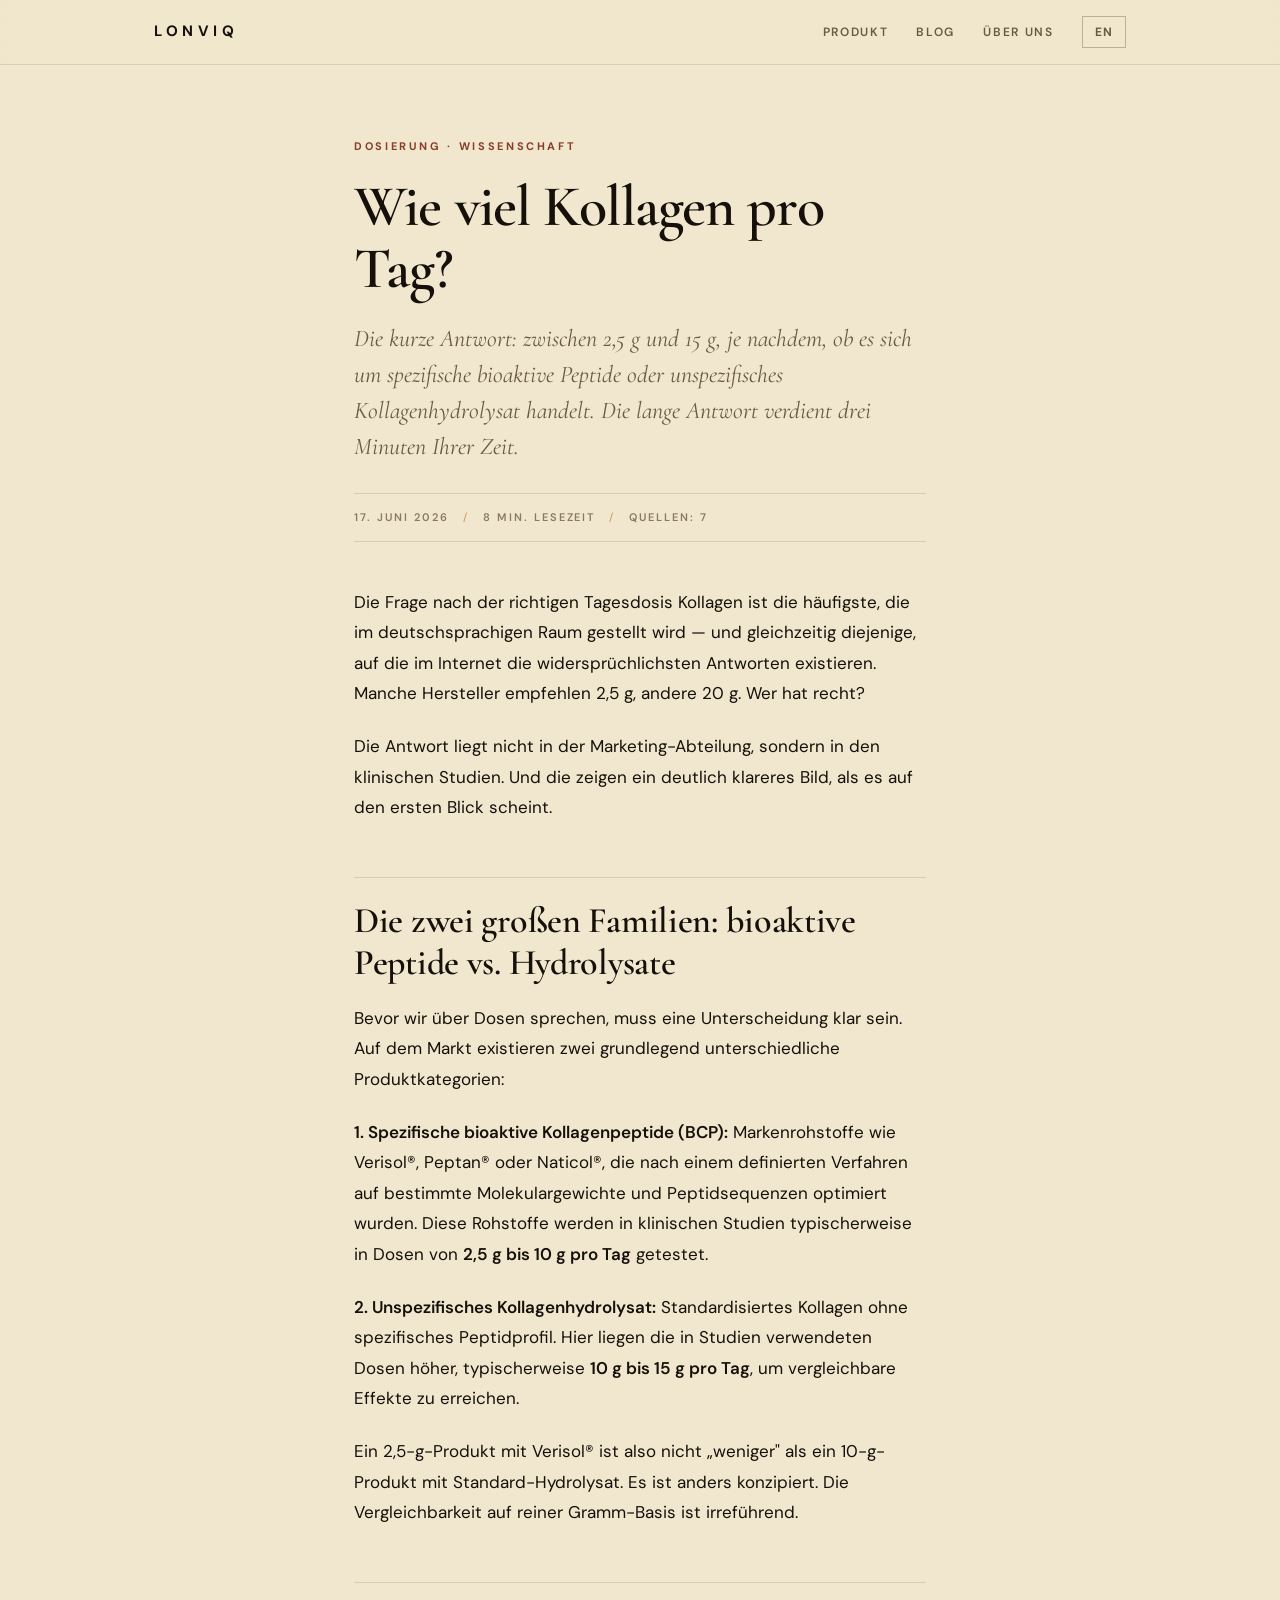
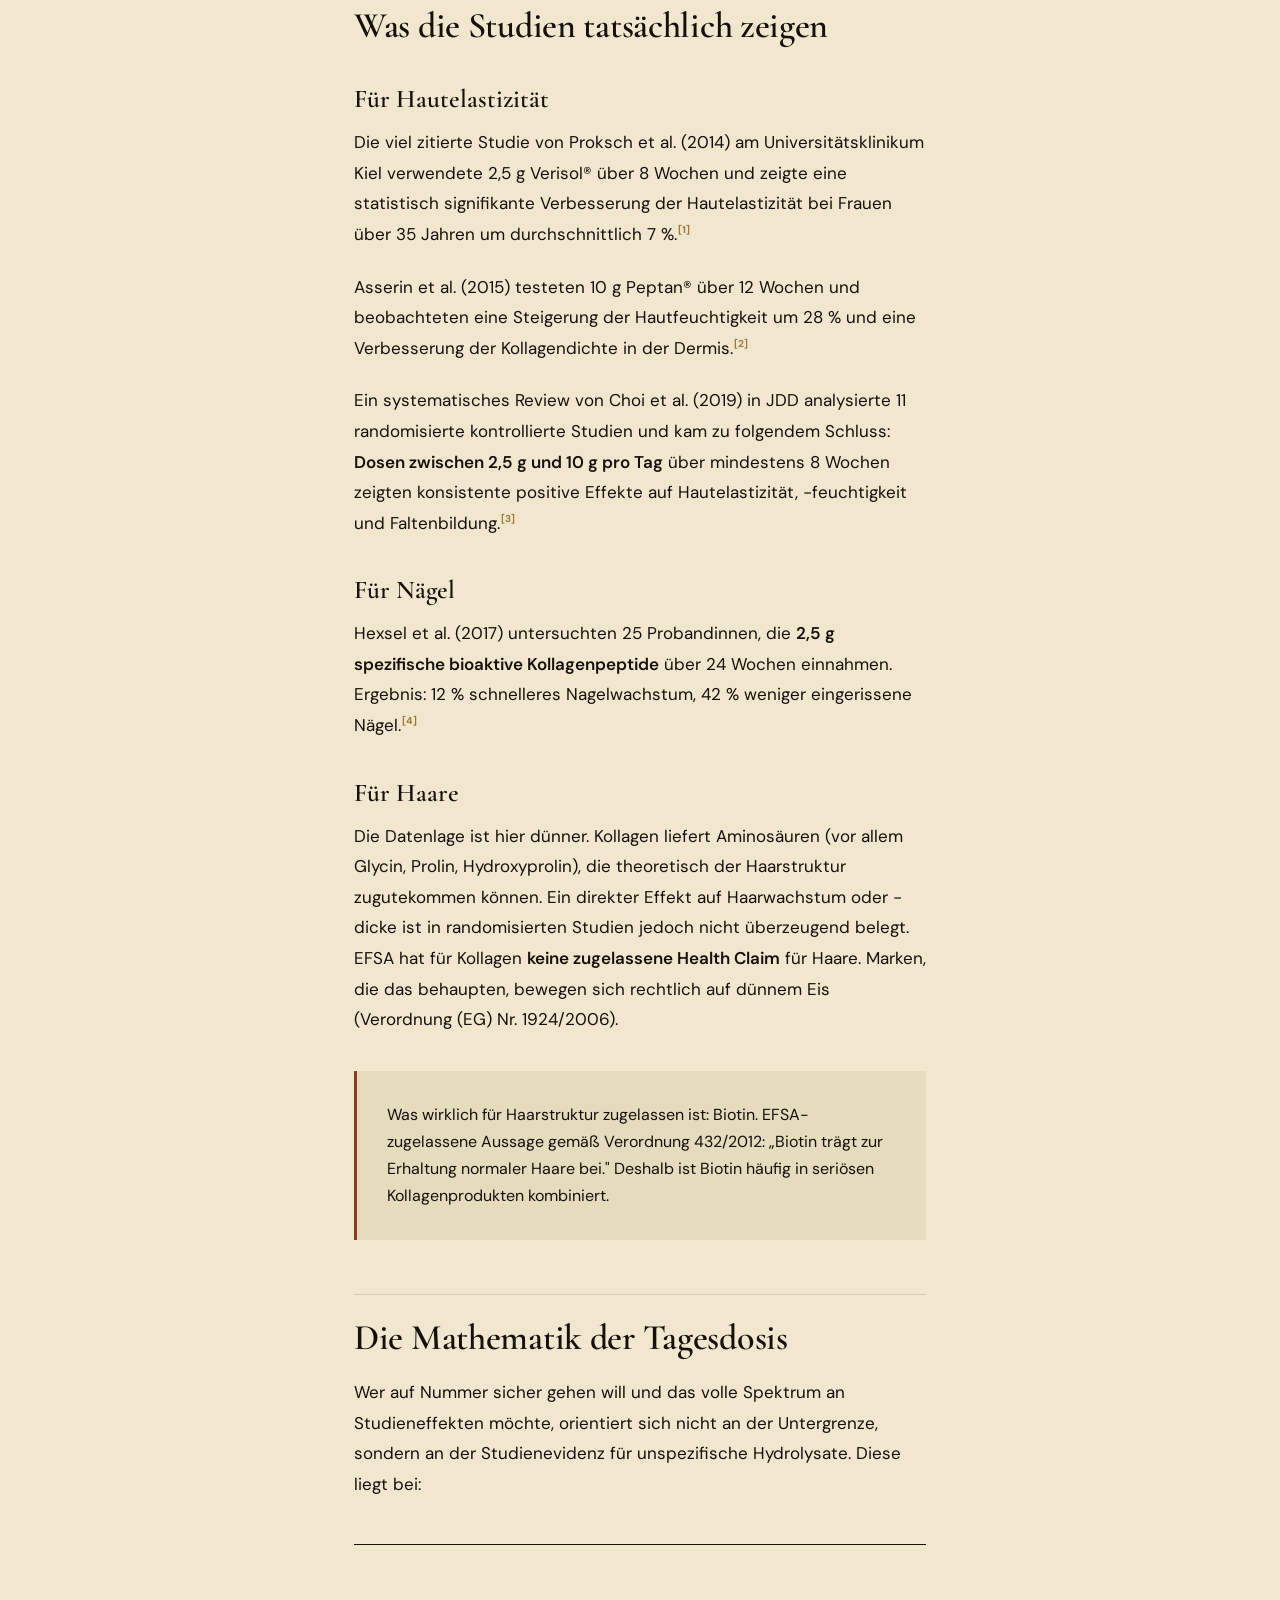
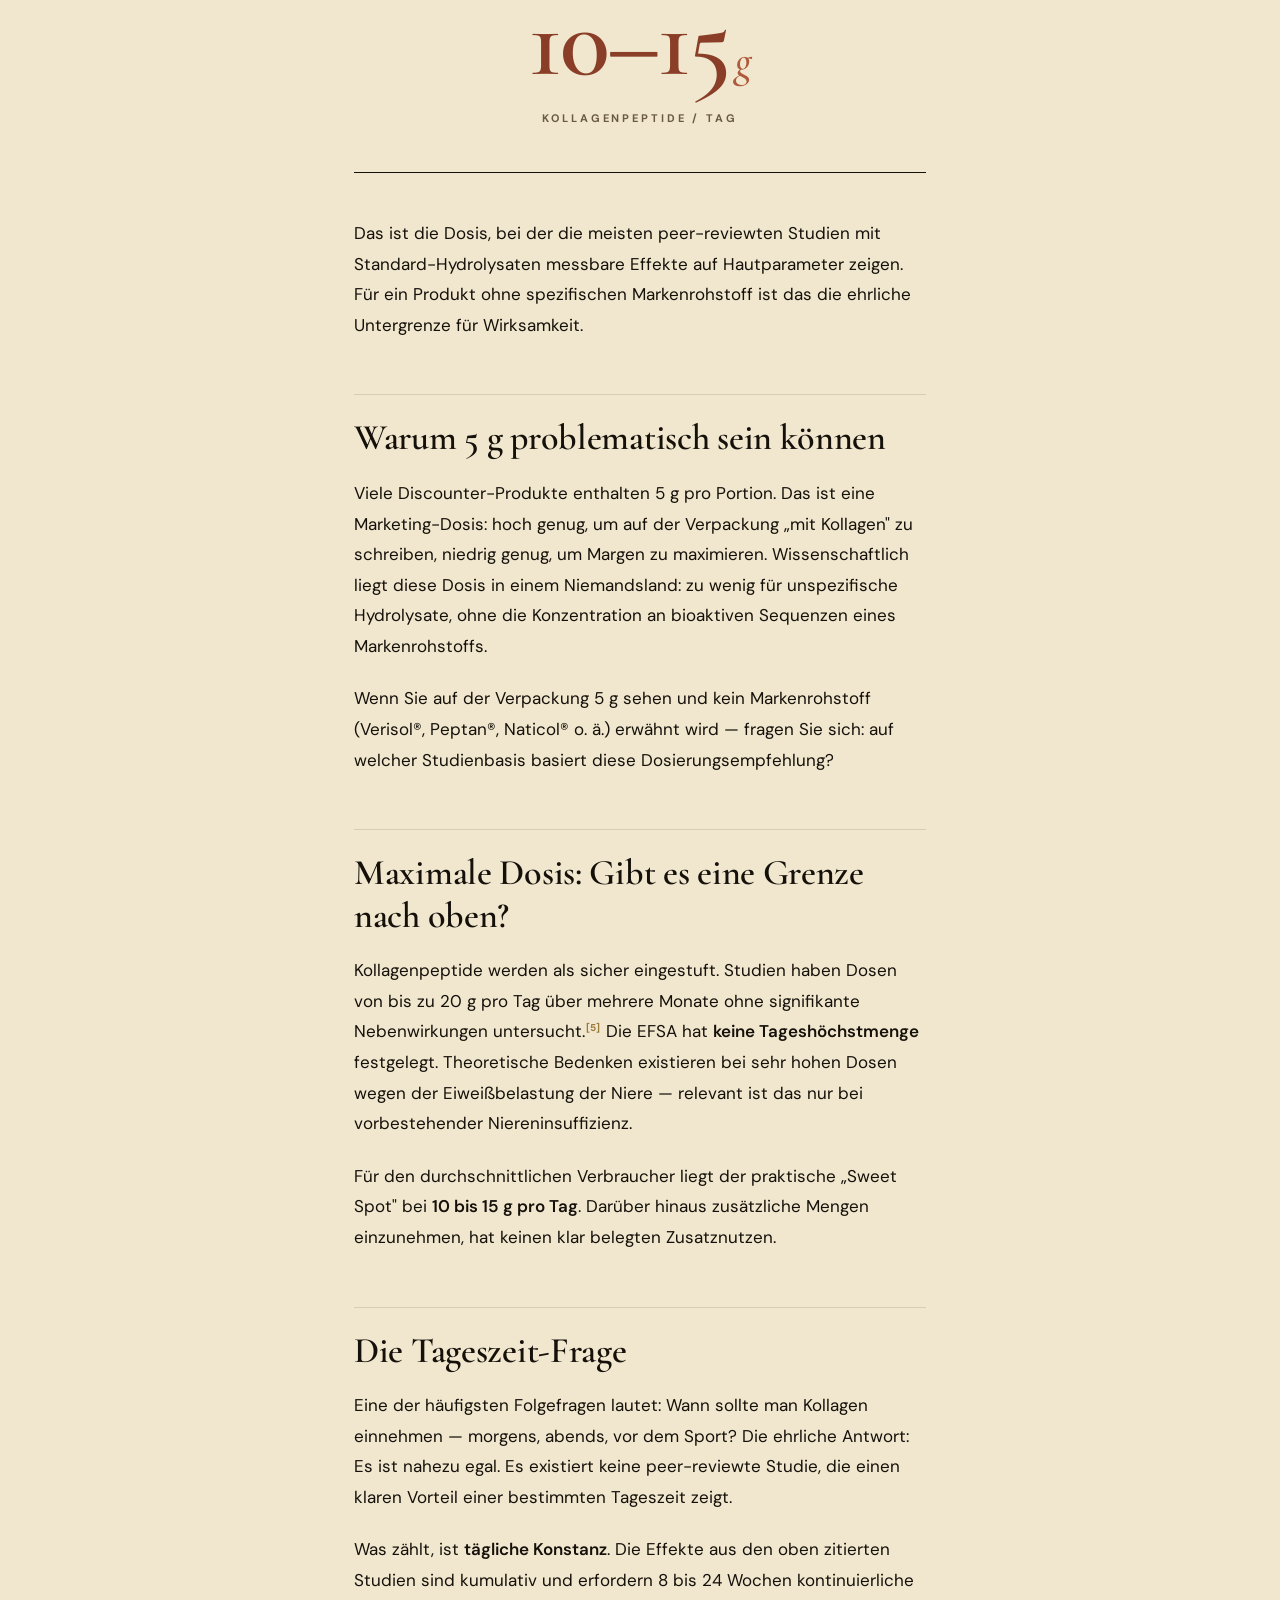
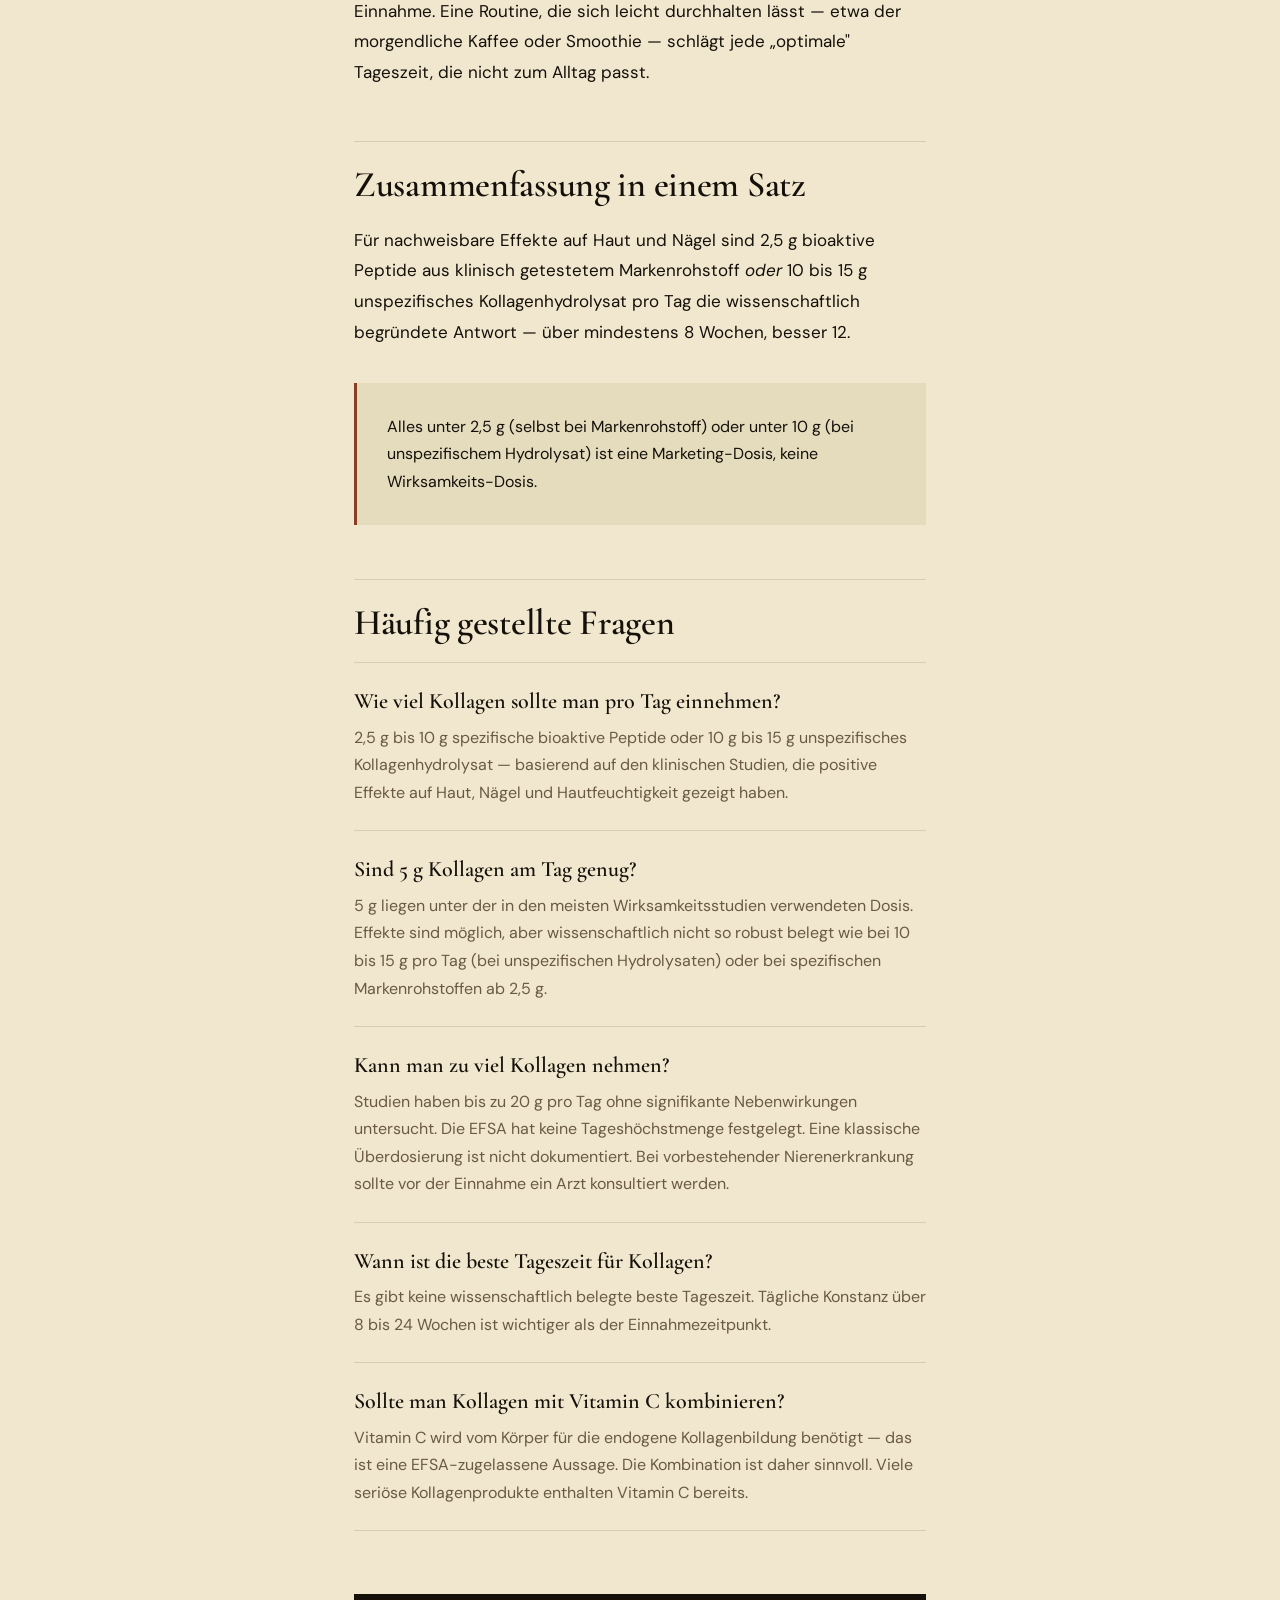
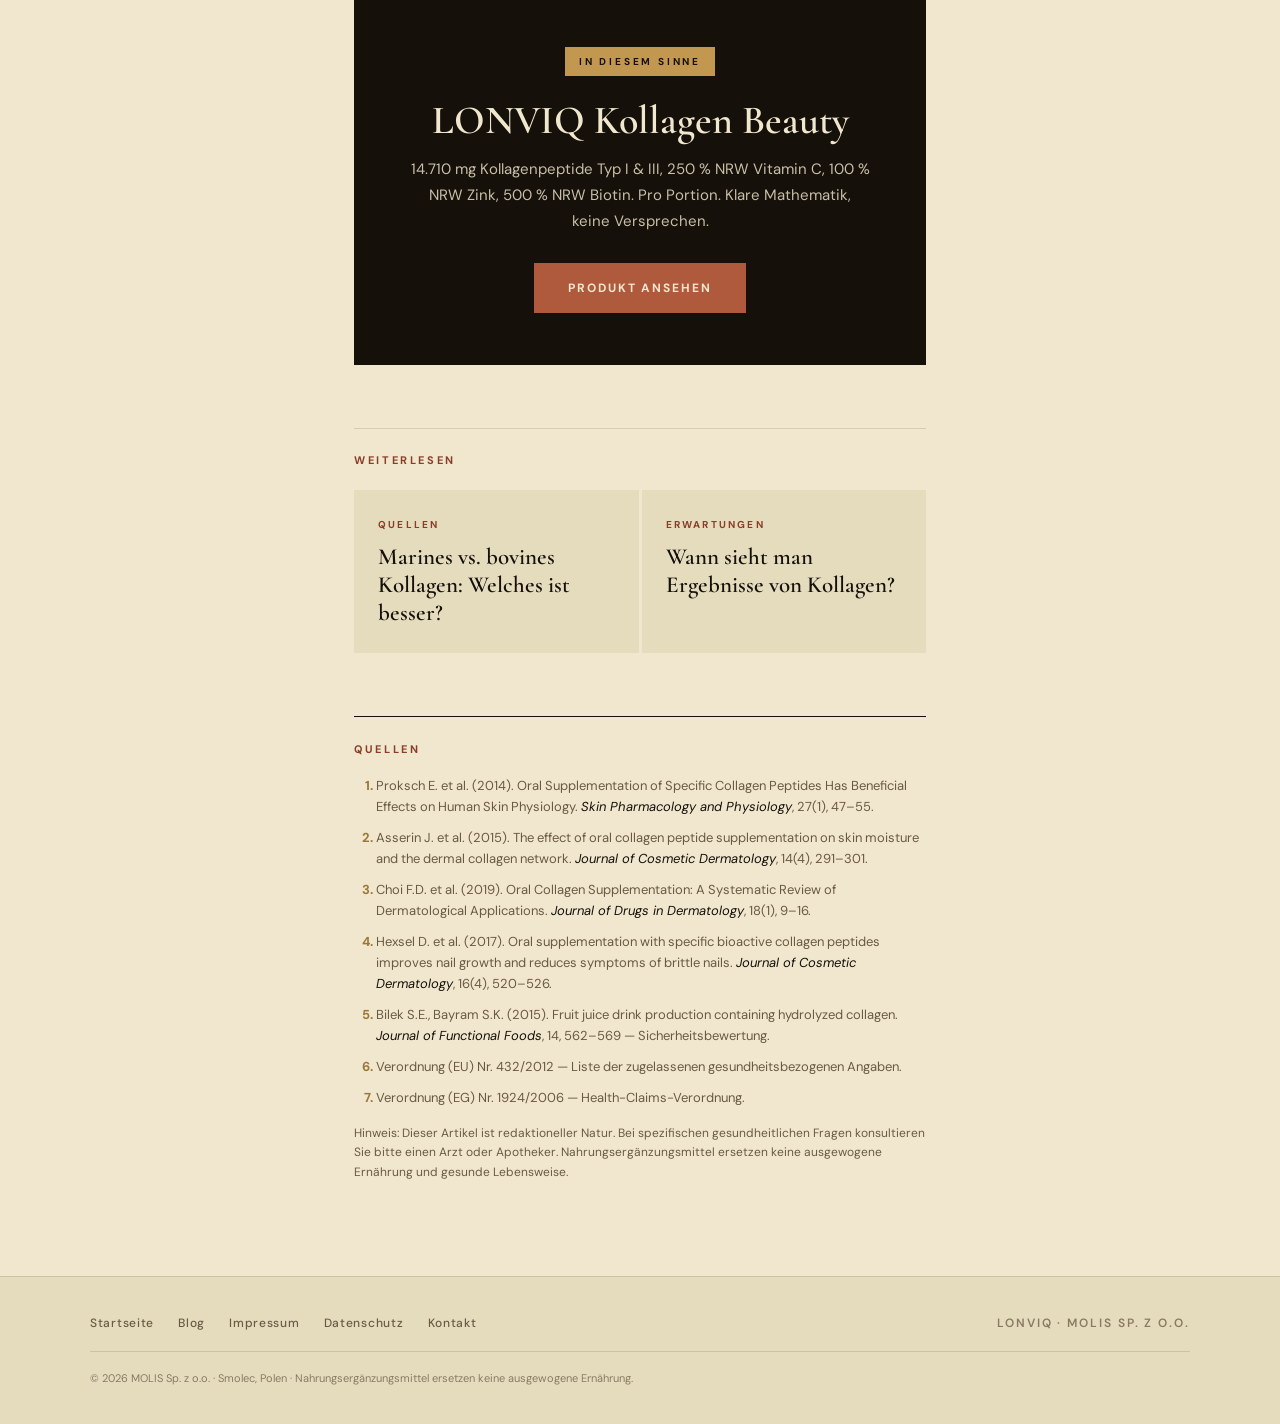
<file: blog/wie-viel-kollagen-pro-tag.html>
<!DOCTYPE html>
<html lang="de">
<head>
<meta charset="UTF-8">
<meta name="viewport" content="width=device-width, initial-scale=1.0">
<title>Wie viel Kollagen pro Tag? Die wissenschaftlich begründete Dosis | LONVIQ</title>
<meta name="description" content="2,5 g, 10 g oder 15 g Kollagen pro Tag? Was klinische Studien zur effektiven Tagesdosis von Kollagenpeptiden für Haut, Haare und Nägel zeigen. Mit Quellen.">
<link rel="canonical" href="https://lonviq.com/blog/wie-viel-kollagen-pro-tag.html">
<link rel="alternate" hreflang="de" href="https://lonviq.com/blog/wie-viel-kollagen-pro-tag.html">
<link rel="alternate" hreflang="en" href="https://lonviq.com/blog/how-much-collagen-per-day.html">
<link rel="alternate" hreflang="x-default" href="https://lonviq.com/blog/wie-viel-kollagen-pro-tag.html">

<link rel="preconnect" href="https://fonts.googleapis.com">
<link rel="preconnect" href="https://fonts.gstatic.com" crossorigin>
<link href="https://fonts.googleapis.com/css2?family=Cormorant+Garamond:wght@400;500;600&family=Barlow+Condensed:wght@400;500;600&family=DM+Sans:wght@400;500;600&display=swap" rel="stylesheet">
<link rel="stylesheet" href="blog.css">

<script type="application/ld+json">
{
  "@context": "https://schema.org",
  "@type": "Article",
  "headline": "Wie viel Kollagen pro Tag? Die wissenschaftlich begründete Dosis",
  "description": "2,5 g, 10 g oder 15 g Kollagen pro Tag? Was klinische Studien zur effektiven Tagesdosis von Kollagenpeptiden für Haut, Haare und Nägel zeigen.",
  "datePublished": "2026-06-17",
  "dateModified": "2026-06-17",
  "author": {
    "@type": "Organization",
    "name": "LONVIQ",
    "url": "https://lonviq.com"
  },
  "publisher": {
    "@type": "Organization",
    "name": "LONVIQ",
    "url": "https://lonviq.com"
  },
  "mainEntityOfPage": "https://lonviq.com/blog/wie-viel-kollagen-pro-tag.html",
  "inLanguage": "de-DE",
  "about": [
    {"@type": "Thing", "name": "Kollagen"},
    {"@type": "Thing", "name": "Kollagenpeptide"},
    {"@type": "Thing", "name": "Nahrungsergänzungsmittel"}
  ]
}
</script>

<script type="application/ld+json">
{
  "@context": "https://schema.org",
  "@type": "FAQPage",
  "mainEntity": [
    {
      "@type": "Question",
      "name": "Wie viel Kollagen sollte man pro Tag einnehmen?",
      "acceptedAnswer": {
        "@type": "Answer",
        "text": "Die in klinischen Studien am häufigsten verwendeten Dosen liegen zwischen 2,5 g und 15 g Kollagenpeptide pro Tag. Für sichtbare Effekte auf Hautelastizität und -feuchtigkeit zeigen Studien gute Ergebnisse ab 2,5 g, mit stärkeren Effekten bei 10 bis 15 g täglich."
      }
    },
    {
      "@type": "Question",
      "name": "Sind 5 g Kollagen am Tag genug?",
      "acceptedAnswer": {
        "@type": "Answer",
        "text": "5 g können einen Effekt haben, liegen aber unter der in den meisten Wirksamkeitsstudien verwendeten Dosis. Die Mehrheit der peer-reviewten Studien zu Hautelastizität verwendet 2,5 g bis 10 g spezifische bioaktive Peptide oder 10 bis 15 g unspezifische Kollagenhydrolysate."
      }
    },
    {
      "@type": "Question",
      "name": "Kann man zu viel Kollagen nehmen?",
      "acceptedAnswer": {
        "@type": "Answer",
        "text": "Kollagenpeptide gelten als sicher. Studien haben Dosen von bis zu 20 g pro Tag ohne nennenswerte Nebenwirkungen untersucht. Die EFSA hat keine Tageshöchstmenge festgelegt. Eine Überdosierung im klassischen Sinn ist nicht dokumentiert."
      }
    },
    {
      "@type": "Question",
      "name": "Wann ist die beste Tageszeit für Kollagen?",
      "acceptedAnswer": {
        "@type": "Answer",
        "text": "Es gibt keine wissenschaftlich belegte beste Tageszeit. Wichtiger als der Zeitpunkt ist die tägliche Konstanz. Viele wählen morgens im Kaffee oder Smoothie, da die Routine die Adhärenz verbessert."
      }
    }
  ]
}
</script>
</head>
<body>

<nav class="nav">
  <div class="nav-inner">
    <a href="/" class="logo">LONVIQ</a>
    <div class="nav-links">
      <a href="/#produkt">Produkt</a>
      <a href="/blog/">Blog</a>
      <a href="/#about">Über uns</a>
      <a href="how-much-collagen-per-day.html" class="lang-toggle">EN</a>
    </div>
  </div>
</nav>

<article class="article">

  <div class="eyebrow">Dosierung · Wissenschaft</div>
  <h1>Wie viel Kollagen pro Tag?</h1>
  <p class="lede">Die kurze Antwort: zwischen 2,5 g und 15 g, je nachdem, ob es sich um spezifische bioaktive Peptide oder unspezifisches Kollagenhydrolysat handelt. Die lange Antwort verdient drei Minuten Ihrer Zeit.</p>

  <div class="meta">
    <span>17. Juni 2026</span>
    <span>8 Min. Lesezeit</span>
    <span>Quellen: 7</span>
  </div>

  <p>Die Frage nach der richtigen Tagesdosis Kollagen ist die häufigste, die im deutschsprachigen Raum gestellt wird — und gleichzeitig diejenige, auf die im Internet die widersprüchlichsten Antworten existieren. Manche Hersteller empfehlen 2,5 g, andere 20 g. Wer hat recht?</p>

  <p>Die Antwort liegt nicht in der Marketing-Abteilung, sondern in den klinischen Studien. Und die zeigen ein deutlich klareres Bild, als es auf den ersten Blick scheint.</p>

  <h2>Die zwei großen Familien: bioaktive Peptide vs. Hydrolysate</h2>

  <p>Bevor wir über Dosen sprechen, muss eine Unterscheidung klar sein. Auf dem Markt existieren zwei grundlegend unterschiedliche Produktkategorien:</p>

  <p><strong>1. Spezifische bioaktive Kollagenpeptide (BCP):</strong> Markenrohstoffe wie Verisol®, Peptan® oder Naticol®, die nach einem definierten Verfahren auf bestimmte Molekulargewichte und Peptidsequenzen optimiert wurden. Diese Rohstoffe werden in klinischen Studien typischerweise in Dosen von <strong>2,5 g bis 10 g pro Tag</strong> getestet.</p>

  <p><strong>2. Unspezifisches Kollagenhydrolysat:</strong> Standardisiertes Kollagen ohne spezifisches Peptidprofil. Hier liegen die in Studien verwendeten Dosen höher, typischerweise <strong>10 g bis 15 g pro Tag</strong>, um vergleichbare Effekte zu erreichen.</p>

  <p>Ein 2,5-g-Produkt mit Verisol® ist also nicht „weniger" als ein 10-g-Produkt mit Standard-Hydrolysat. Es ist anders konzipiert. Die Vergleichbarkeit auf reiner Gramm-Basis ist irreführend.</p>

  <h2>Was die Studien tatsächlich zeigen</h2>

  <h3>Für Hautelastizität</h3>

  <p>Die viel zitierte Studie von Proksch et al. (2014) am Universitätsklinikum Kiel verwendete 2,5 g Verisol® über 8 Wochen und zeigte eine statistisch signifikante Verbesserung der Hautelastizität bei Frauen über 35 Jahren um durchschnittlich 7 %.<sup>[1]</sup></p>

  <p>Asserin et al. (2015) testeten 10 g Peptan® über 12 Wochen und beobachteten eine Steigerung der Hautfeuchtigkeit um 28 % und eine Verbesserung der Kollagendichte in der Dermis.<sup>[2]</sup></p>

  <p>Ein systematisches Review von Choi et al. (2019) in JDD analysierte 11 randomisierte kontrollierte Studien und kam zu folgendem Schluss: <strong>Dosen zwischen 2,5 g und 10 g pro Tag</strong> über mindestens 8 Wochen zeigten konsistente positive Effekte auf Hautelastizität, -feuchtigkeit und Faltenbildung.<sup>[3]</sup></p>

  <h3>Für Nägel</h3>

  <p>Hexsel et al. (2017) untersuchten 25 Probandinnen, die <strong>2,5 g spezifische bioaktive Kollagenpeptide</strong> über 24 Wochen einnahmen. Ergebnis: 12 % schnelleres Nagelwachstum, 42 % weniger eingerissene Nägel.<sup>[4]</sup></p>

  <h3>Für Haare</h3>

  <p>Die Datenlage ist hier dünner. Kollagen liefert Aminosäuren (vor allem Glycin, Prolin, Hydroxyprolin), die theoretisch der Haarstruktur zugutekommen können. Ein direkter Effekt auf Haarwachstum oder -dicke ist in randomisierten Studien jedoch nicht überzeugend belegt. EFSA hat für Kollagen <strong>keine zugelassene Health Claim</strong> für Haare. Marken, die das behaupten, bewegen sich rechtlich auf dünnem Eis (Verordnung (EG) Nr. 1924/2006).</p>

  <div class="callout">
    Was wirklich für Haarstruktur zugelassen ist: Biotin. EFSA-zugelassene Aussage gemäß Verordnung 432/2012: „Biotin trägt zur Erhaltung normaler Haare bei." Deshalb ist Biotin häufig in seriösen Kollagenprodukten kombiniert.
  </div>

  <h2>Die Mathematik der Tagesdosis</h2>

  <p>Wer auf Nummer sicher gehen will und das volle Spektrum an Studieneffekten möchte, orientiert sich nicht an der Untergrenze, sondern an der Studienevidenz für unspezifische Hydrolysate. Diese liegt bei:</p>

  <div class="number-hero">
    <div class="number">10–15<span class="number-unit">g</span></div>
    <div class="number-label">Kollagenpeptide / Tag</div>
  </div>

  <p>Das ist die Dosis, bei der die meisten peer-reviewten Studien mit Standard-Hydrolysaten messbare Effekte auf Hautparameter zeigen. Für ein Produkt ohne spezifischen Markenrohstoff ist das die ehrliche Untergrenze für Wirksamkeit.</p>

  <h2>Warum 5 g problematisch sein können</h2>

  <p>Viele Discounter-Produkte enthalten 5 g pro Portion. Das ist eine Marketing-Dosis: hoch genug, um auf der Verpackung „mit Kollagen" zu schreiben, niedrig genug, um Margen zu maximieren. Wissenschaftlich liegt diese Dosis in einem Niemandsland: zu wenig für unspezifische Hydrolysate, ohne die Konzentration an bioaktiven Sequenzen eines Markenrohstoffs.</p>

  <p>Wenn Sie auf der Verpackung 5 g sehen und kein Markenrohstoff (Verisol®, Peptan®, Naticol® o. ä.) erwähnt wird — fragen Sie sich: auf welcher Studienbasis basiert diese Dosierungsempfehlung?</p>

  <h2>Maximale Dosis: Gibt es eine Grenze nach oben?</h2>

  <p>Kollagenpeptide werden als sicher eingestuft. Studien haben Dosen von bis zu 20 g pro Tag über mehrere Monate ohne signifikante Nebenwirkungen untersucht.<sup>[5]</sup> Die EFSA hat <strong>keine Tageshöchstmenge</strong> festgelegt. Theoretische Bedenken existieren bei sehr hohen Dosen wegen der Eiweißbelastung der Niere — relevant ist das nur bei vorbestehender Niereninsuffizienz.</p>

  <p>Für den durchschnittlichen Verbraucher liegt der praktische „Sweet Spot" bei <strong>10 bis 15 g pro Tag</strong>. Darüber hinaus zusätzliche Mengen einzunehmen, hat keinen klar belegten Zusatznutzen.</p>

  <h2>Die Tageszeit-Frage</h2>

  <p>Eine der häufigsten Folgefragen lautet: Wann sollte man Kollagen einnehmen — morgens, abends, vor dem Sport? Die ehrliche Antwort: Es ist nahezu egal. Es existiert keine peer-reviewte Studie, die einen klaren Vorteil einer bestimmten Tageszeit zeigt.</p>

  <p>Was zählt, ist <strong>tägliche Konstanz</strong>. Die Effekte aus den oben zitierten Studien sind kumulativ und erfordern 8 bis 24 Wochen kontinuierliche Einnahme. Eine Routine, die sich leicht durchhalten lässt — etwa der morgendliche Kaffee oder Smoothie — schlägt jede „optimale" Tageszeit, die nicht zum Alltag passt.</p>

  <h2>Zusammenfassung in einem Satz</h2>

  <p>Für nachweisbare Effekte auf Haut und Nägel sind 2,5 g bioaktive Peptide aus klinisch getestetem Markenrohstoff <em>oder</em> 10 bis 15 g unspezifisches Kollagenhydrolysat pro Tag die wissenschaftlich begründete Antwort — über mindestens 8 Wochen, besser 12.</p>

  <div class="callout">
    Alles unter 2,5 g (selbst bei Markenrohstoff) oder unter 10 g (bei unspezifischem Hydrolysat) ist eine Marketing-Dosis, keine Wirksamkeits-Dosis.
  </div>

  <h2>Häufig gestellte Fragen</h2>

  <div class="faq">
    <div class="faq-item">
      <div class="faq-q">Wie viel Kollagen sollte man pro Tag einnehmen?</div>
      <div class="faq-a">2,5 g bis 10 g spezifische bioaktive Peptide oder 10 g bis 15 g unspezifisches Kollagenhydrolysat — basierend auf den klinischen Studien, die positive Effekte auf Haut, Nägel und Hautfeuchtigkeit gezeigt haben.</div>
    </div>
    <div class="faq-item">
      <div class="faq-q">Sind 5 g Kollagen am Tag genug?</div>
      <div class="faq-a">5 g liegen unter der in den meisten Wirksamkeitsstudien verwendeten Dosis. Effekte sind möglich, aber wissenschaftlich nicht so robust belegt wie bei 10 bis 15 g pro Tag (bei unspezifischen Hydrolysaten) oder bei spezifischen Markenrohstoffen ab 2,5 g.</div>
    </div>
    <div class="faq-item">
      <div class="faq-q">Kann man zu viel Kollagen nehmen?</div>
      <div class="faq-a">Studien haben bis zu 20 g pro Tag ohne signifikante Nebenwirkungen untersucht. Die EFSA hat keine Tageshöchstmenge festgelegt. Eine klassische Überdosierung ist nicht dokumentiert. Bei vorbestehender Nierenerkrankung sollte vor der Einnahme ein Arzt konsultiert werden.</div>
    </div>
    <div class="faq-item">
      <div class="faq-q">Wann ist die beste Tageszeit für Kollagen?</div>
      <div class="faq-a">Es gibt keine wissenschaftlich belegte beste Tageszeit. Tägliche Konstanz über 8 bis 24 Wochen ist wichtiger als der Einnahmezeitpunkt.</div>
    </div>
    <div class="faq-item">
      <div class="faq-q">Sollte man Kollagen mit Vitamin C kombinieren?</div>
      <div class="faq-a">Vitamin C wird vom Körper für die endogene Kollagenbildung benötigt — das ist eine EFSA-zugelassene Aussage. Die Kombination ist daher sinnvoll. Viele seriöse Kollagenprodukte enthalten Vitamin C bereits.</div>
    </div>
  </div>

  <!-- PRODUCT CTA -->
  <div class="product-cta">
    <div class="eyebrow">In diesem Sinne</div>
    <h3>LONVIQ Kollagen Beauty</h3>
    <p>14.710 mg Kollagenpeptide Typ I &amp; III, 250 % NRW Vitamin C, 100 % NRW Zink, 500 % NRW Biotin. Pro Portion. Klare Mathematik, keine Versprechen.</p>
    <a href="/#produkt" class="btn">Produkt ansehen</a>
  </div>

  <!-- RELATED -->
  <div class="related">
    <div class="related-title">Weiterlesen</div>
    <div class="related-grid">
      <a href="marines-vs-bovines-kollagen.html" class="related-card">
        <div class="card-eyebrow">Quellen</div>
        <div class="card-title">Marines vs. bovines Kollagen: Welches ist besser?</div>
      </a>
      <a href="wann-sieht-man-kollagen-ergebnisse.html" class="related-card">
        <div class="card-eyebrow">Erwartungen</div>
        <div class="card-title">Wann sieht man Ergebnisse von Kollagen?</div>
      </a>
    </div>
  </div>

  <!-- SOURCES -->
  <div class="sources">
    <h3>Quellen</h3>
    <ol>
      <li>Proksch E. et al. (2014). Oral Supplementation of Specific Collagen Peptides Has Beneficial Effects on Human Skin Physiology. <em>Skin Pharmacology and Physiology</em>, 27(1), 47–55.</li>
      <li>Asserin J. et al. (2015). The effect of oral collagen peptide supplementation on skin moisture and the dermal collagen network. <em>Journal of Cosmetic Dermatology</em>, 14(4), 291–301.</li>
      <li>Choi F.D. et al. (2019). Oral Collagen Supplementation: A Systematic Review of Dermatological Applications. <em>Journal of Drugs in Dermatology</em>, 18(1), 9–16.</li>
      <li>Hexsel D. et al. (2017). Oral supplementation with specific bioactive collagen peptides improves nail growth and reduces symptoms of brittle nails. <em>Journal of Cosmetic Dermatology</em>, 16(4), 520–526.</li>
      <li>Bilek S.E., Bayram S.K. (2015). Fruit juice drink production containing hydrolyzed collagen. <em>Journal of Functional Foods</em>, 14, 562–569 — Sicherheitsbewertung.</li>
      <li>Verordnung (EU) Nr. 432/2012 — Liste der zugelassenen gesundheitsbezogenen Angaben.</li>
      <li>Verordnung (EG) Nr. 1924/2006 — Health-Claims-Verordnung.</li>
    </ol>
    <p style="margin-top: 16px; font-size: 12px; color: var(--stone);">
      Hinweis: Dieser Artikel ist redaktioneller Natur. Bei spezifischen gesundheitlichen Fragen konsultieren Sie bitte einen Arzt oder Apotheker. Nahrungsergänzungsmittel ersetzen keine ausgewogene Ernährung und gesunde Lebensweise.
    </p>
  </div>

</article>

<footer class="footer">
  <div class="footer-inner">
    <div class="footer-row">
      <div>
        <a href="/">Startseite</a>
        <a href="/blog/">Blog</a>
        <a href="/imprint.html">Impressum</a>
        <a href="/privacy.html">Datenschutz</a>
        <a href="mailto:contact@lonviq.com">Kontakt</a>
      </div>
      <div>LONVIQ · MOLIS Sp. z o.o.</div>
    </div>
    <div class="footer-legal">
      © 2026 MOLIS Sp. z o.o. · Smolec, Polen · Nahrungsergänzungsmittel ersetzen keine ausgewogene Ernährung.
    </div>
  </div>
</footer>

</body>
</html>
</file>
<file: blog/blog.css>
/* =========================================================
   LONVIQ BLOG — Stylesheet
   Rewritten 2026-07-12 to match the class names used in the
   article HTML. Design tokens identical to lonviq.com.
   Two type families only: Cormorant Garamond + DM Sans.
   ========================================================= */

/* ── TOKENS (identical to lonviq.com) ───────────────────── */
:root {
  --espresso:  #15100A;
  --espresso2: #1C1409;
  --cream:     #F0E7CE;
  --cream2:    #E5DCBE;
  --cream3:    #DDD2B4;
  --bone:      #C8BFA8;
  --gold:      #C29850;
  --gold-dk:   #9A7838;
  --gold-lt:   #D4B87C;
  --terra:     #AF5A3C;
  --terra-dk:  #8A3E28;
  --stone:     #6A5A44;
  --stone-lt:  #8A7A62;

  --bg:          var(--cream);
  --text:        var(--espresso);
  --rule:        rgba(21,16,10,0.12);
  --rule-strong: rgba(21,16,10,0.25);

  --display: 'Cormorant Garamond', Georgia, serif;
  --body:    'DM Sans', system-ui, -apple-system, sans-serif;

  --pad: clamp(20px, 5vw, 72px);
  --measure: 700px;   /* reading column */
  --wide:    1100px;
}

/* ── RESET ──────────────────────────────────────────────── */
*, *::before, *::after { margin:0; padding:0; box-sizing:border-box; }
html { scroll-behavior:smooth; font-size:16px; -webkit-text-size-adjust:100%; }
body {
  font-family: var(--body);
  background: var(--bg);
  color: var(--text);
  line-height: 1.7;
  overflow-x: hidden;
  -webkit-font-smoothing: antialiased;
  text-rendering: optimizeLegibility;
}
img { max-width:100%; display:block; height:auto; }
:focus-visible { outline:2px solid var(--terra-dk); outline-offset:3px; }

/* Base link colour — safety net so no link can ever fall back to browser blue */
a { color: var(--terra-dk); }

/* German compound words must not blow out narrow viewports */
p, li, h1, h2, h3, td, th, .faq-q, .faq-a, .card-title { overflow-wrap:break-word; }

/* ── NAV ────────────────────────────────────────────────── */
.nav {
  position:sticky; top:0; z-index:100;
  background: rgba(240,231,206,0.94);
  backdrop-filter: blur(14px);
  border-bottom: 1px solid var(--rule);
}
.nav-inner {
  max-width: var(--wide); margin:0 auto;
  padding: 16px var(--pad);
  display:flex; align-items:center; justify-content:space-between; gap:20px;
}
.nav .logo {
  font-family: var(--body);
  font-size: 15px; font-weight:700;
  letter-spacing: 0.30em; text-transform:uppercase;
  color: var(--espresso); text-decoration:none;
  transition: color .2s;
}
.nav .logo:hover { color: var(--terra-dk); }

.nav-links { display:flex; align-items:center; gap: clamp(14px, 2.2vw, 28px); }
.nav-links a {
  font-family: var(--body);
  font-size: 12px; font-weight:600;
  letter-spacing: 0.14em; text-transform:uppercase;
  color: var(--stone); text-decoration:none;
  padding: 4px 0;
  border-bottom: 1px solid transparent;
  transition: color .2s, border-color .2s;
}
.nav-links a:hover { color: var(--espresso); border-bottom-color: var(--gold); }

.nav-links a.lang-toggle {
  border: 1px solid var(--rule-strong);
  border-bottom-color: var(--rule-strong);
  padding: 5px 12px;
  font-weight:700; letter-spacing:0.1em;
}
.nav-links a.lang-toggle:hover {
  border-color: var(--terra-dk);
  color: var(--terra-dk);
}

/* ── ARTICLE SHELL ──────────────────────────────────────── */
.article {
  max-width: var(--measure);
  margin: 0 auto;
  padding: clamp(48px, 8vh, 88px) var(--pad) clamp(56px, 8vh, 96px);
}

/* ── ARTICLE HEAD ───────────────────────────────────────── */
.article > .eyebrow {
  font-family: var(--body);
  font-size: 11px; font-weight:700;
  letter-spacing: 0.24em; text-transform:uppercase;
  color: var(--terra-dk);
  margin-bottom: 20px;
}
.article h1 {
  font-family: var(--display);
  font-weight: 600;
  font-size: clamp(34px, 5.2vw, 58px);
  line-height: 1.06;
  letter-spacing: -0.015em;
  color: var(--text);
  margin-bottom: 22px;
}
.article h1 em { font-style:italic; color: var(--terra-dk); }

.article .lede {
  font-family: var(--display);
  font-style: italic; font-weight:400;
  font-size: clamp(19px, 2vw, 24px);
  line-height: 1.5;
  color: var(--stone);
  margin-bottom: 28px;
}

.meta {
  display:flex; flex-wrap:wrap; align-items:center;
  gap: 0;
  padding: 14px 0;
  border-top: 1px solid var(--rule);
  border-bottom: 1px solid var(--rule);
  margin-bottom: clamp(36px, 5vh, 56px);
}
.meta span {
  font-family: var(--body);
  font-size: 11px; font-weight:600;
  letter-spacing: 0.18em; text-transform:uppercase;
  color: var(--stone-lt);
}
.meta span:not(:last-child)::after {
  content: '/';
  margin: 0 14px;
  color: var(--gold);
  font-weight: 400;
}

/* ── BODY TYPE ──────────────────────────────────────────── */
.article p {
  font-family: var(--body);
  font-size: 17px;
  line-height: 1.8;
  color: var(--text);
  margin-bottom: 22px;
}
.article strong { font-weight: 600; color: var(--text); }
.article em { font-style: italic; }

.article h2 {
  font-family: var(--display);
  font-weight: 600;
  font-size: clamp(27px, 3vw, 36px);
  line-height: 1.18;
  letter-spacing: -0.008em;
  color: var(--text);
  margin: clamp(48px, 6vh, 68px) 0 18px;
  padding-top: 22px;
  border-top: 1px solid var(--rule);
}
.article h3 {
  font-family: var(--display);
  font-weight: 600;
  font-size: clamp(21px, 2vw, 26px);
  line-height: 1.25;
  color: var(--text);
  margin: 36px 0 12px;
}
.article h2 + p, .article h3 + p { margin-top: 0; }

.article ul, .article ol { margin: 0 0 22px; padding-left: 24px; }
.article li {
  font-family: var(--body);
  font-size: 17px; line-height: 1.75;
  margin-bottom: 10px;
}
.article li::marker { color: var(--terra-dk); }

/* SIGNATURE — citation apparatus.
   The footnote marker is the brand's whole argument in miniature:
   every claim points at a source. */
.article sup {
  font-family: var(--body);
  font-size: 10px; font-weight: 700;
  letter-spacing: 0.02em;
  vertical-align: super;
  line-height: 0;
  color: var(--gold-dk);
  margin-left: 1px;
}

/* ── CALLOUT ────────────────────────────────────────────── */
.callout {
  background: var(--cream2);
  border-left: 3px solid var(--terra-dk);
  padding: clamp(22px, 3vw, 30px);
  margin: 36px 0;
  font-family: var(--body);
  font-size: 16px;
  line-height: 1.7;
  color: var(--text);
}
.callout p { font-size: 16px; }
.callout p:last-child { margin-bottom: 0; }

/* ── NUMBER HERO (the one loud moment) ──────────────────── */
.number-hero {
  margin: clamp(40px, 5vh, 60px) 0;
  padding: clamp(32px, 4vw, 44px) 0;
  border-top: 1px solid var(--espresso);
  border-bottom: 1px solid var(--espresso);
  text-align: center;
}
.number {
  font-family: var(--display);
  font-weight: 600;
  font-size: clamp(56px, 11vw, 104px);
  line-height: 1;
  letter-spacing: -0.03em;
  color: var(--terra-dk);
  display: block;
}
.number-unit {
  font-family: var(--display);
  font-style: italic; font-weight: 500;
  font-size: 0.42em;
  color: var(--terra);
  margin-left: 6px;
  letter-spacing: 0;
}
.number-label {
  font-family: var(--body);
  font-size: 11px; font-weight: 700;
  letter-spacing: 0.26em; text-transform: uppercase;
  color: var(--stone);
  margin-top: 16px;
}

/* ── FAQ ────────────────────────────────────────────────── */
.faq { margin: 8px 0 0; }
.faq-item {
  padding: 24px 0;
  border-bottom: 1px solid var(--rule);
}
.faq-item:first-child { border-top: 1px solid var(--rule); }
.faq-q {
  font-family: var(--display);
  font-weight: 600;
  font-size: clamp(19px, 1.8vw, 22px);
  line-height: 1.3;
  color: var(--text);
  margin-bottom: 8px;
}
.faq-a {
  font-family: var(--body);
  font-size: 16px;
  line-height: 1.72;
  color: var(--stone);
}

/* ── PRODUCT CTA ────────────────────────────────────────── */
.product-cta {
  background: var(--espresso);
  color: var(--cream);
  padding: clamp(36px, 5vw, 52px) clamp(28px, 4vw, 48px);
  margin: clamp(56px, 7vh, 80px) 0 0;
  text-align: center;
}
.product-cta .eyebrow {
  display: inline-block;
  font-family: var(--body);
  font-size: 10px; font-weight: 700;
  letter-spacing: 0.28em; text-transform: uppercase;
  color: var(--espresso);
  background: var(--gold);
  padding: 6px 14px;
  margin-bottom: 22px;
}
.product-cta h3 {
  font-family: var(--display);
  font-weight: 600;
  font-size: clamp(28px, 3.4vw, 40px);
  line-height: 1.12;
  color: var(--cream);
  margin: 0 0 14px;
  border-top: none; padding-top: 0;
}
.product-cta p {
  font-family: var(--body);
  font-size: 15px;
  line-height: 1.72;
  color: var(--bone);
  max-width: 460px;
  margin: 0 auto 28px;
}
.product-cta .btn {
  display: inline-block;
  background: var(--terra);
  color: var(--cream);
  font-family: var(--body);
  font-size: 12px; font-weight: 700;
  letter-spacing: 0.16em; text-transform: uppercase;
  padding: 15px 34px;
  text-decoration: none;
  transition: background .2s, transform .2s;
}
.product-cta .btn:hover { background: var(--terra-dk); transform: translateY(-1px); }

/* ── RELATED ────────────────────────────────────────────── */
.related { margin-top: clamp(56px, 7vh, 80px); }
.related-title {
  font-family: var(--body);
  font-size: 11px; font-weight: 700;
  letter-spacing: 0.24em; text-transform: uppercase;
  color: var(--terra-dk);
  margin-bottom: 20px;
  padding-top: 22px;
  border-top: 1px solid var(--rule);
}
.related-grid { display: grid; grid-template-columns: 1fr 1fr; gap: 3px; }
.related-card {
  display: block;
  background: var(--cream2);
  padding: 26px 24px;
  text-decoration: none;
  transition: background .2s;
}
.related-card:hover { background: var(--cream3); }
.card-eyebrow {
  font-family: var(--body);
  font-size: 10px; font-weight: 700;
  letter-spacing: 0.22em; text-transform: uppercase;
  color: var(--terra-dk);
  margin-bottom: 10px;
}
.card-title {
  font-family: var(--display);
  font-weight: 600;
  font-size: clamp(19px, 1.8vw, 23px);
  line-height: 1.22;
  color: var(--text);
}

/* ── SOURCES (bibliography, journal register) ───────────── */
.sources {
  margin-top: clamp(56px, 7vh, 80px);
  padding-top: 26px;
  border-top: 1px solid var(--espresso);
}
.sources h3 {
  font-family: var(--body);
  font-size: 11px; font-weight: 700;
  letter-spacing: 0.24em; text-transform: uppercase;
  color: var(--terra-dk);
  margin: 0 0 18px;
}
.sources ol { padding-left: 22px; margin-bottom: 0; }
.sources li {
  font-family: var(--body);
  font-size: 13px;
  line-height: 1.62;
  color: var(--stone);
  margin-bottom: 10px;
}
.sources li::marker { color: var(--gold-dk); font-weight: 700; }
.sources em { font-style: italic; color: var(--text); }
.sources p { font-size: 12px; color: var(--stone-lt); line-height: 1.6; }

/* Links inside prose */
.article a:not(.btn):not(.related-card) {
  color: var(--terra-dk);
  text-decoration: underline;
  text-decoration-thickness: 1px;
  text-underline-offset: 3px;
  transition: color .2s;
}
.article a:not(.btn):not(.related-card):hover { color: var(--espresso); }

/* ── FOOTER ─────────────────────────────────────────────── */
.footer {
  background: var(--cream2);
  border-top: 1px solid var(--rule);
  padding: 36px var(--pad);
}
.footer-inner { max-width: var(--wide); margin: 0 auto; }
.footer-row {
  display: flex; justify-content: space-between; align-items: center;
  flex-wrap: wrap; gap: 16px;
}
.footer-row > div:first-child { display: flex; flex-wrap: wrap; gap: 24px; }
.footer-row a {
  font-family: var(--body);
  font-size: 12px; font-weight: 500;
  letter-spacing: 0.06em;
  color: var(--stone);
  text-decoration: none;
  transition: color .2s;
}
.footer-row a:hover { color: var(--espresso); }
.footer-row > div:last-child {
  font-family: var(--body);
  font-size: 12px; font-weight: 600;
  letter-spacing: 0.16em; text-transform: uppercase;
  color: var(--stone-lt);
}
.footer-legal {
  font-family: var(--body);
  font-size: 11px;
  line-height: 1.6;
  color: var(--stone-lt);
  padding-top: 18px;
  margin-top: 18px;
  border-top: 1px solid var(--rule);
}

/* ── BLOG INDEX (article list) ──────────────────────────
   Selectors written against blog/index.html as it actually is:
   header.blog-hero > .eyebrow / h1 / .lede
   main.posts-grid > a.post-card > .card-eyebrow / h2 / p / .read-more
   ------------------------------------------------------- */
.blog-hero {
  max-width: var(--wide);
  margin: 0 auto;
  padding: clamp(56px, 9vh, 110px) var(--pad) clamp(36px, 5vh, 56px);
  text-align: center;
}
.blog-hero .eyebrow {
  font-family: var(--body);
  font-size: 11px; font-weight: 700;
  letter-spacing: 0.28em; text-transform: uppercase;
  color: var(--terra-dk);
  margin-bottom: 20px;
}
.blog-hero h1 {
  font-family: var(--display);
  font-weight: 600;
  font-size: clamp(40px, 6vw, 76px);
  line-height: 1.02;
  letter-spacing: -0.02em;
  color: var(--text);
  max-width: 800px;
  margin: 0 auto 20px;
}
.blog-hero h1 em { font-style: italic; color: var(--terra-dk); }
.blog-hero .lede {
  font-family: var(--display);
  font-style: italic; font-weight: 400;
  font-size: clamp(18px, 1.8vw, 23px);
  line-height: 1.5;
  color: var(--stone);
  max-width: 620px;
  margin: 0 auto;
}

.posts-grid {
  max-width: var(--wide);
  margin: 0 auto;
  padding: 0 var(--pad) clamp(56px, 8vh, 96px);
  display: grid;
  grid-template-columns: repeat(3, 1fr);
  gap: 3px;
  border-top: 1px solid var(--rule);
  padding-top: clamp(40px, 5vh, 64px);
}
.post-card {
  display: flex; flex-direction: column;
  background: var(--cream2);
  padding: clamp(28px, 3vw, 38px) clamp(24px, 2.5vw, 30px);
  text-decoration: none;
  min-height: 300px;
  transition: background .2s, transform .2s;
}
.post-card:hover { background: var(--cream3); transform: translateY(-2px); }
.post-card .card-eyebrow {
  font-family: var(--body);
  font-size: 10px; font-weight: 700;
  letter-spacing: 0.22em; text-transform: uppercase;
  color: var(--terra-dk);
  margin-bottom: 18px;
}
.post-card h2 {
  font-family: var(--display);
  font-weight: 600;
  font-size: clamp(23px, 2vw, 28px);
  line-height: 1.17;
  letter-spacing: -0.005em;
  color: var(--text);
  margin: 0 0 12px;
  border-top: none; padding-top: 0;   /* cancel the article h2 rule */
}
.post-card p {
  font-family: var(--body);
  font-size: 14px;
  line-height: 1.68;
  color: var(--stone);
  margin: 0 0 auto;
}
.read-more {
  font-family: var(--body);
  font-size: 11px; font-weight: 700;
  letter-spacing: 0.18em; text-transform: uppercase;
  color: var(--terra-dk);
  margin-top: 28px;
  transition: color .2s;
}
.post-card:hover .read-more { color: var(--espresso); }

/* ── RESPONSIVE ─────────────────────────────────────────── */
@media (max-width: 900px) {
  .posts-grid { grid-template-columns: 1fr; }
  .related-grid { grid-template-columns: 1fr; }
}
@media (max-width: 640px) {
  .article p, .article li { font-size: 16px; }
  .nav-inner { padding: 14px var(--pad); }
  .nav-links { gap: 12px; }
  .nav .logo { font-size: 13px; letter-spacing: 0.22em; }
  .meta span:not(:last-child)::after { margin: 0 8px; }
  .footer-row { flex-direction: column; align-items: flex-start; }
}

/* ── MOTION / PRINT ─────────────────────────────────────── */
@media (prefers-reduced-motion: reduce) {
  html { scroll-behavior: auto; }
  * { transition: none !important; }
}
@media print {
  .nav, .product-cta, .related, .footer { display: none; }
  body { background: #fff; color: #000; }
  .article { max-width: none; padding: 0; }
}
</file>
